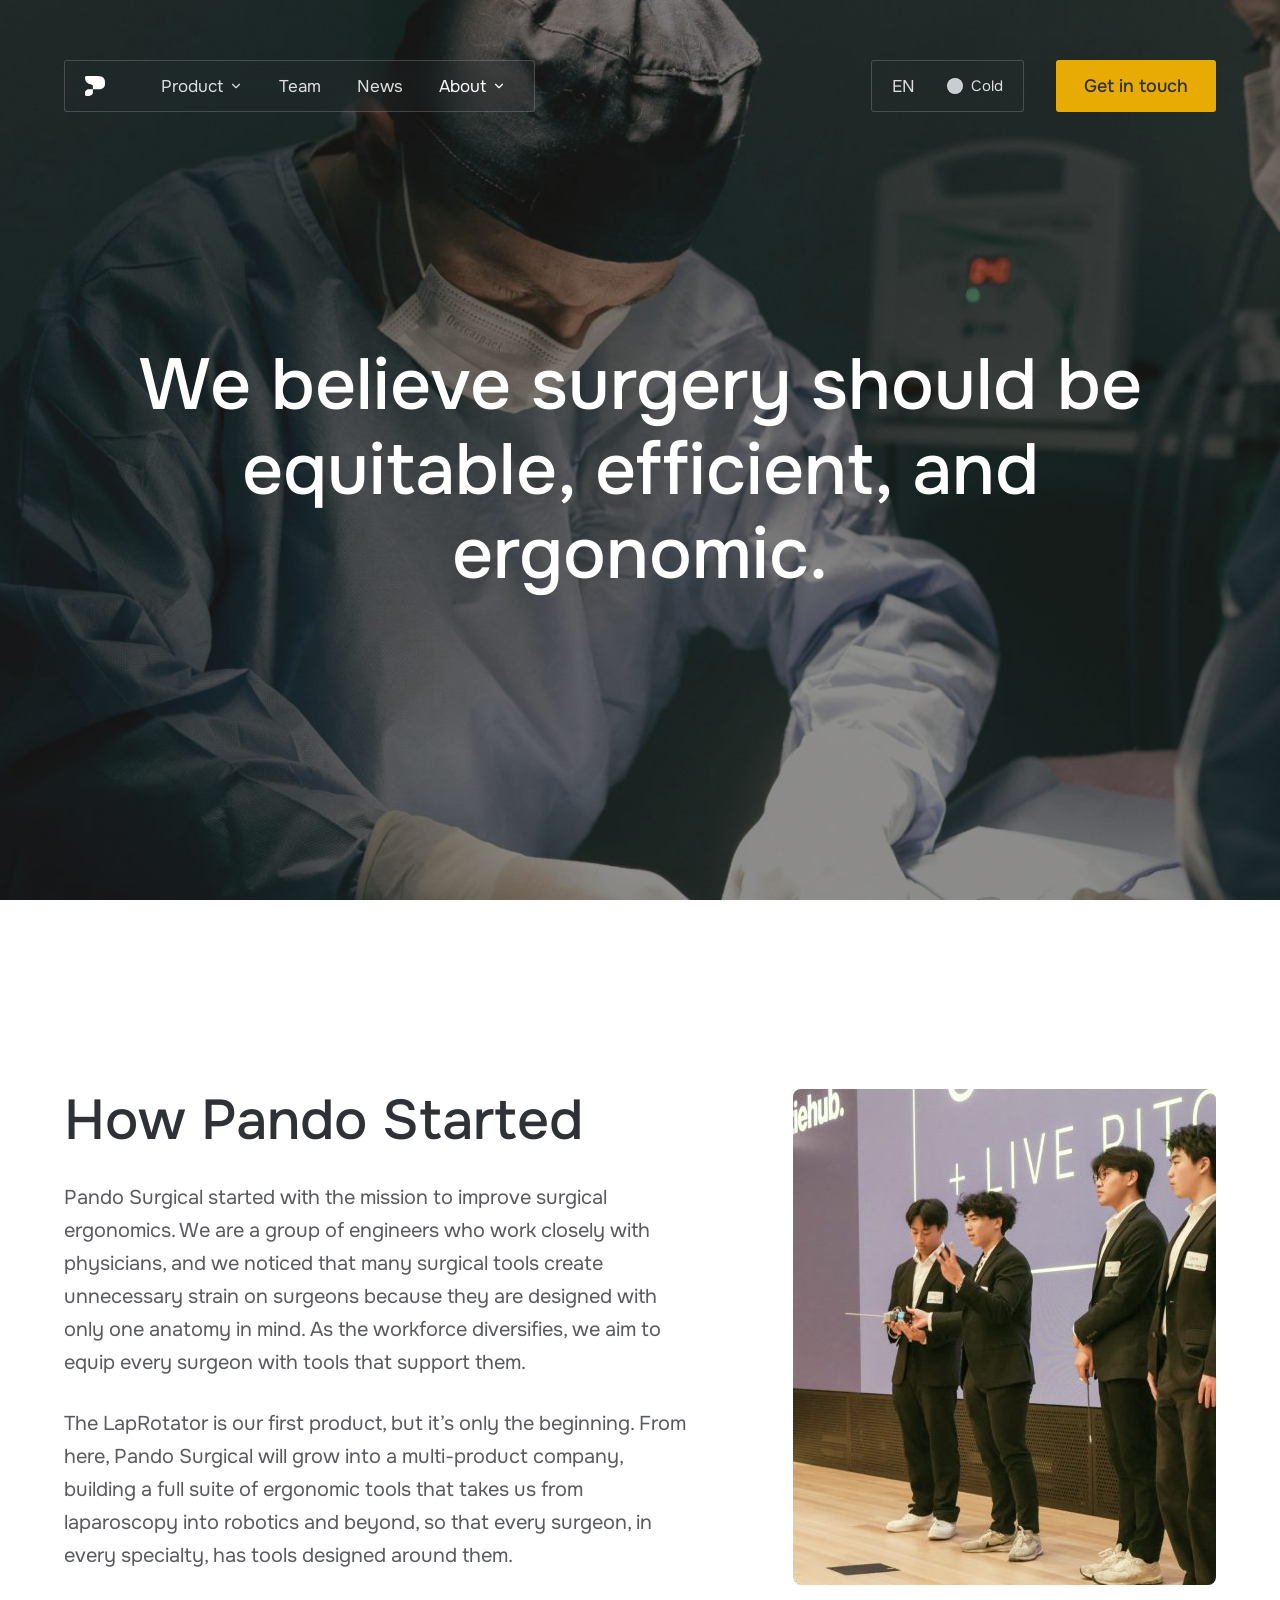
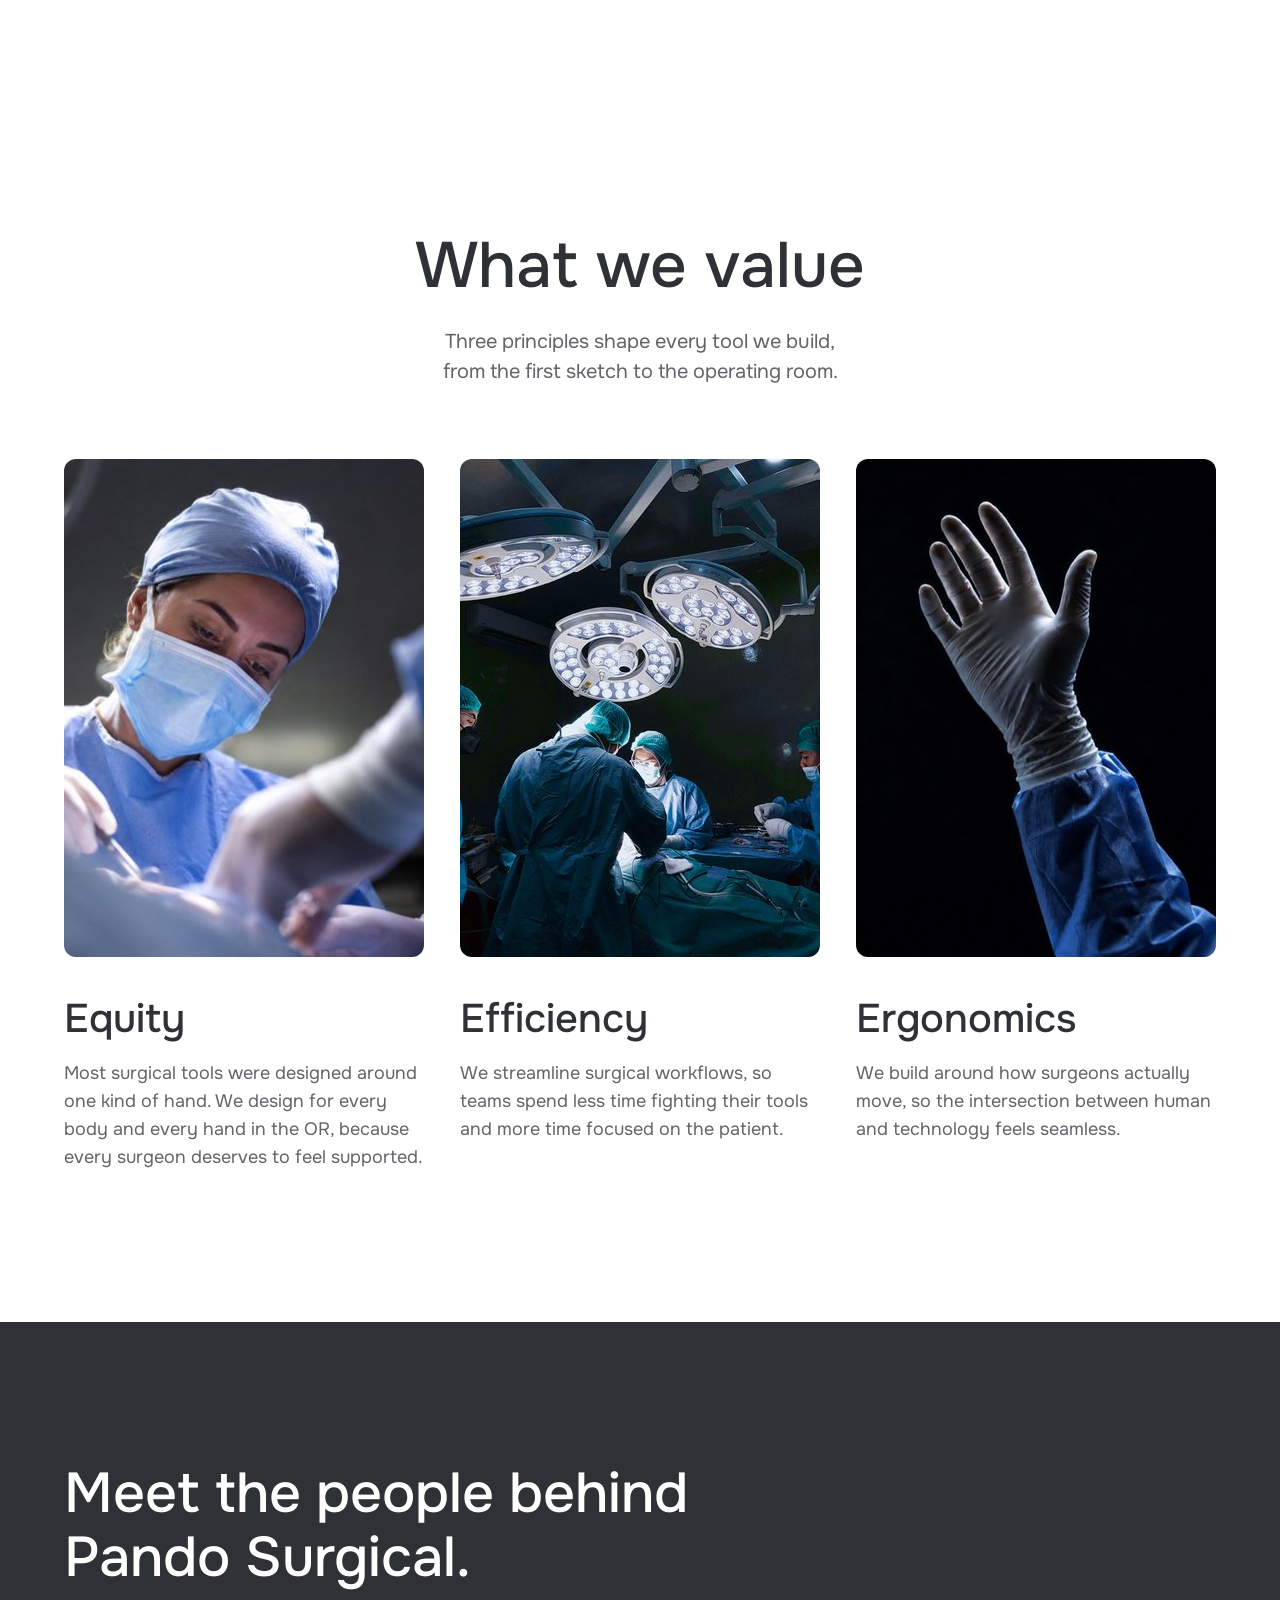
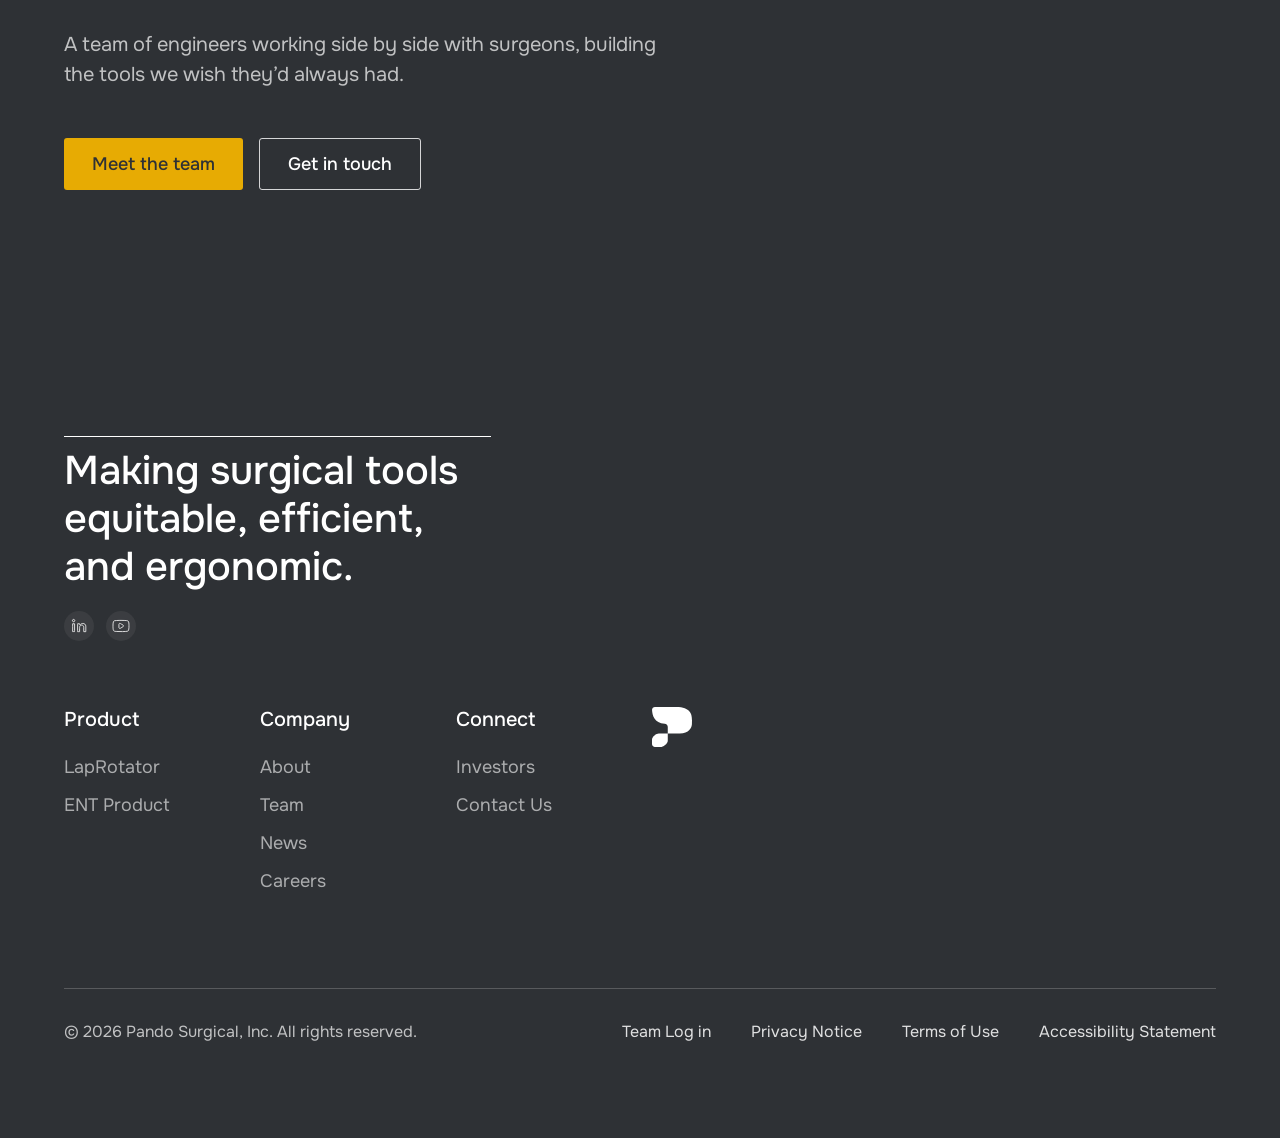
<file: about.html>
<!doctype html>
<html lang="en" data-theme="cold">
<head>
<meta charset="utf-8">
<meta name="viewport" content="width=device-width, initial-scale=1">
<title>About | Pando Surgical</title>
<meta name="description" content="Pando Surgical believes surgery should be equitable, efficient, and ergonomic.">
<script>try{var t=localStorage.getItem("pando-theme");if(t==="warm"||t==="cold")document.documentElement.setAttribute("data-theme",t)}catch(e){}</script>
<link rel="icon" href="assets/icons/favicon.svg" type="image/svg+xml">
<link rel="preconnect" href="https://fonts.googleapis.com">
<link rel="preconnect" href="https://fonts.gstatic.com" crossorigin>
<link href="https://fonts.googleapis.com/css2?family=Onest:wght@400;500;600&display=swap" rel="stylesheet">
<link rel="stylesheet" href="css/style.css">
<noscript><style>body{opacity:1}.reveal{opacity:1;transform:none}</style></noscript>
</head>
<body class="page-dark">
<a class="skip-link" href="#main">Skip to content</a>
<header class="nav" id="nav">
  <div class="nav-left glass">
    <a class="nav-logo" href="index.html" aria-label="Pando Surgical home"><svg aria-hidden="true" focusable="false" width="28" height="28" viewBox="0 0 28 28" fill="none" xmlns="http://www.w3.org/2000/svg"><path d="M8.94 11.80C1.49 11.01 0.24 5.91 0.04 2.09C-0.02 0.94 0.94 0 2.1 0H16.90C29.35 0 27.95 7.74 27.95 11.91C27.95 14.20 25.92 18.59 19.38 18.59H11.04V19.01V23.61C11.04 25.91 7.66 27.99 6.01 27.99L2.10 27.99C0.94 27.99 1.40e-05 27.06 1.40e-05 25.90L1.40e-05 22.98C1.40e-05 20.68 3.08 18.59 4.73 18.59H11.04V18.50V14.01C11.04 12.85 10.09 11.92 8.94 11.80Z" fill="currentColor"/></svg></a>
    <nav class="nav-links" aria-label="Main">
      <div class="dd">
        <button class="nav-link dd-toggle" aria-expanded="false" aria-controls="dd-product">Product <svg aria-hidden="true" focusable="false" width="14" height="14" viewBox="0 0 14 14" fill="none" xmlns="http://www.w3.org/2000/svg"><path d="M3.5 5.25L7 8.75L10.5 5.25" stroke="currentColor" stroke-width="1.16" stroke-linecap="round" stroke-linejoin="round"/></svg></button>
        <div class="dd-panel glass" id="dd-product">
          <a href="laprotator.html" class="">LapRotator</a>
          <a href="ent.html" class="">ENT Product</a>
        </div>
      </div>
      <a class="nav-link" href="team.html">Team</a>
      <a class="nav-link" href="news.html">News</a>
      <div class="dd">
        <button class="nav-link dd-toggle is-current" aria-expanded="false" aria-controls="dd-about">About <svg aria-hidden="true" focusable="false" width="14" height="14" viewBox="0 0 14 14" fill="none" xmlns="http://www.w3.org/2000/svg"><path d="M3.5 5.25L7 8.75L10.5 5.25" stroke="currentColor" stroke-width="1.16" stroke-linecap="round" stroke-linejoin="round"/></svg></button>
        <div class="dd-panel glass" id="dd-about">
          <a href="about.html" class="is-current">Company</a>
          <a href="investors.html" class="">Investors</a>
          <a href="careers.html" class="">Careers</a>
          <a href="contact.html" class="">Contact Us</a>
        </div>
      </div>
    </nav>
    <div class="mobile-extra">
      <div class="row">
        <button class="theme-toggle" data-theme-toggle><span class="swatch"></span><span class="theme-label">Cold</span></button>
      </div>
      <a class="btn btn-primary" href="contact.html">Get in touch</a>
    </div>
    <button class="nav-burger" aria-label="Menu" aria-expanded="false"><span></span></button>
  </div>
  <div class="nav-right">
    <div class="nav-util glass">
      <span class="nav-link" title="Language">EN</span>
      <button class="theme-toggle" data-theme-toggle><span class="swatch"></span><span class="theme-label">Cold</span></button>
    </div>
    <a class="btn btn-primary" href="contact.html">Get in touch</a>
  </div>
</header>
<main id="main">

<section class="about-hero">
  <h1>We believe surgery should be equitable, efficient, and ergonomic.</h1>
</section>

<section class="story">
  <div class="story-text reveal">
    <h2>How Pando Started</h2>
    <p>Pando Surgical started with the mission to improve surgical ergonomics. We are a group of engineers who work closely with physicians, and we noticed that many surgical tools create unnecessary strain on surgeons because they are designed with only one anatomy in mind. As the workforce diversifies, we aim to equip every surgeon with tools that support them.</p>
    <p>The LapRotator is our first product, but it’s only the beginning. From here, Pando Surgical will grow into a multi-product company, building a full suite of ergonomic tools that takes us from laparoscopy into robotics and beyond, so that every surgeon, in every specialty, has tools designed around them.</p>
  </div>
  <img class="reveal" src="assets/img/about-story.jpg" alt="Pando Surgical team at work" loading="lazy">
</section>

<section class="values">
  <div class="values-head reveal">
    <h2>What we value</h2>
    <p>Three principles shape every tool we build, from the first sketch to the operating room.</p>
  </div>
  <div class="values-grid">
    <article class="value reveal"><img src="assets/img/value-1.jpg" alt="Surgeon in scrubs and mask during an operation" loading="lazy"><div class="value-text"><h3>Equity</h3><p class="body">Most surgical tools were designed around one kind of hand. We design for every body and every hand in the OR, because every surgeon deserves to feel supported.</p></div></article><article class="value reveal"><img src="assets/img/value-2.jpg" alt="Surgical team working in the operating room" loading="lazy"><div class="value-text"><h3>Efficiency</h3><p class="body">We streamline surgical workflows, so teams spend less time fighting their tools and more time focused on the patient.</p></div></article><article class="value reveal"><img src="assets/img/value-3.jpg" alt="Surgeon's hands using an instrument" loading="lazy"><div class="value-text"><h3>Ergonomics</h3><p class="body">We build around how surgeons actually move, so the intersection between human and technology feels seamless.</p></div></article>
  </div>
</section>

<section class="team-cta on-dark">
  <h2 class="reveal">Meet the people behind Pando Surgical.</h2>
  <p>A team of engineers working side by side with surgeons, building the tools we wish they’d always had.</p>
  <div class="btn-row">
    <a class="btn btn-primary" href="team.html">Meet the team</a>
    <a class="btn btn-outline" href="contact.html">Get in touch</a>
  </div>
</section>

</main>
<footer class="footer-simple">
  <div class="fs-top">
    <div class="fs-brand">
      <p>Making surgical tools equitable, efficient, and ergonomic.</p>
      <div class="socials">
        <a class="social" href="https://www.linkedin.com/company/pandosurgical/posts/?feedView=all" aria-label="Pando Surgical on LinkedIn" target="_blank" rel="noopener"><svg aria-hidden="true" focusable="false" width="30" height="30" viewBox="0 0 30 30" fill="none" xmlns="http://www.w3.org/2000/svg"><circle class="bg" cx="15" cy="15" r="15"/><path d="M18.69 12.47C19.48 12.43 20.34 12.66 20.89 13.13C21.42 13.59 21.70 14.23 21.79 14.94C21.82 15.25 21.82 15.56 21.82 15.90V20.35C21.82 20.44 21.82 20.55 21.82 20.66C21.16 20.66 20.44 20.66 19.75 20.66C19.75 20.43 19.75 20.20 19.75 19.99V16.60C19.74 16.27 19.73 15.88 19.63 15.52C19.50 15.03 19.22 14.54 18.61 14.28C18.30 14.14 17.94 14.10 17.60 14.12C17.26 14.14 16.91 14.22 16.62 14.39C16.36 14.54 16.21 14.69 16.05 14.88L16.04 14.90C15.75 15.28 15.65 15.73 15.61 16.14C15.59 16.34 15.58 16.54 15.58 16.74L15.59 17.29V20.45C15.59 20.51 15.58 20.58 15.58 20.66H14.69C14.38 20.66 13.99 20.65 13.62 20.65C13.63 20.21 13.63 19.75 13.62 19.32V13.67C13.62 13.39 13.63 13.06 13.63 12.74C14.10 12.74 14.59 12.73 15.03 12.74C15.21 12.74 15.40 12.74 15.59 12.74C15.59 12.74 15.59 12.74 15.59 12.74C15.59 12.88 15.59 13.01 15.59 13.13C15.59 13.16 15.59 13.24 15.58 13.32C15.58 13.36 15.58 13.40 15.58 13.44C15.59 13.45 15.59 13.47 15.59 13.49C15.59 13.49 15.59 13.53 15.60 13.57L15.66 13.89L15.98 13.89H16.00L16.13 13.89L16.24 13.81C16.28 13.78 16.31 13.75 16.32 13.74C16.34 13.72 16.35 13.70 16.37 13.68C16.39 13.65 16.43 13.61 16.46 13.57C16.49 13.53 16.52 13.49 16.54 13.46C16.56 13.44 16.57 13.43 16.58 13.42C16.58 13.41 16.59 13.40 16.59 13.40C17.10 12.85 17.83 12.52 18.61 12.47L18.62 12.47C18.64 12.47 18.67 12.47 18.69 12.47H18.69Z" stroke="white" stroke-width="0.8"/><path d="M10.08 12.74C10.21 12.74 10.39 12.74 10.57 12.74V19.58L10.57 20.48C10.57 20.51 10.57 20.55 10.57 20.58C10.23 20.59 9.90 20.59 9.56 20.58C9.26 20.58 8.95 20.58 8.65 20.59L8.65 15.27V13.03C8.65 12.92 8.65 12.83 8.65 12.74H10.08Z" stroke="white" stroke-width="0.8"/><path d="M9.47 8.40C10.13 8.33 10.72 8.81 10.79 9.47C10.86 10.13 10.37 10.72 9.71 10.79C9.10 10.85 8.54 10.43 8.42 9.84L8.40 9.72C8.33 9.06 8.81 8.47 9.47 8.40Z" stroke="white" stroke-width="0.8"/></svg></a>
        <a class="social" href="https://www.youtube.com/@pandosurgical" aria-label="Pando Surgical on YouTube" target="_blank" rel="noopener"><svg aria-hidden="true" focusable="false" width="30" height="30" viewBox="0 0 30 30" fill="none" xmlns="http://www.w3.org/2000/svg"><circle class="bg" cx="15" cy="15" r="15"/><path d="M15.04 9.40H15.04C16.32 9.39 17.60 9.41 18.88 9.48V9.48C19.40 9.51 20.05 9.51 20.68 9.59C21.32 9.68 21.83 9.83 22.11 10.08C22.29 10.24 22.45 10.49 22.58 10.83C22.70 11.17 22.79 11.57 22.85 11.99C22.96 12.84 22.96 13.74 22.98 14.39C23.03 15.92 22.98 17.73 22.61 19.14V19.14C22.46 19.70 22.07 20.02 21.52 20.21C20.96 20.40 20.29 20.44 19.68 20.47L19.67 20.47C18.72 20.53 17.81 20.55 16.86 20.57L16.85 20.57C16.72 20.58 16.60 20.58 16.47 20.58H16.47C14.58 20.62 12.68 20.58 10.79 20.48H10.79C10.31 20.46 9.71 20.45 9.14 20.36C8.55 20.27 8.09 20.11 7.85 19.87L7.84 19.87L7.69 19.70C7.60 19.59 7.52 19.47 7.45 19.33L7.36 19.13C7.24 18.79 7.14 18.07 7.08 17.27C7.01 16.48 6.99 15.69 7.00 15.23C7.03 13.68 6.99 12.11 7.41 10.71C7.47 10.52 7.63 10.30 7.86 10.11C8.08 9.91 8.34 9.78 8.54 9.73C9.17 9.59 9.88 9.54 10.57 9.50L10.57 9.50C11.41 9.45 12.25 9.42 13.09 9.41H13.10L13.11 9.41L13.14 9.41C13.72 9.38 14.42 9.40 15.04 9.40ZM14.32 12.49C13.71 12.13 12.92 12.57 12.93 13.29C12.94 14.37 12.94 15.45 12.93 16.54C12.92 17.26 13.71 17.69 14.32 17.32C14.57 17.16 14.82 17.01 15.08 16.86L15.08 16.86C15.38 16.68 15.84 16.43 16.17 16.21C16.48 16.05 16.77 15.88 17.04 15.72C17.63 15.37 17.69 14.47 17.06 14.10L15.22 13.01H15.22C15.09 12.93 14.94 12.85 14.79 12.76C14.64 12.67 14.48 12.58 14.32 12.49Z" stroke="white" stroke-width="0.8"/></svg></a>
      </div>
    </div>
    <div class="fs-right">
      <div class="footer-cols">
        <div class="footer-col">
          <h2>Product</h2>
          <ul><li><a href="laprotator.html">LapRotator</a></li><li><a href="ent.html">ENT Product</a></li></ul>
        </div>
        <div class="footer-col">
          <h2>Company</h2>
          <ul><li><a href="about.html">About</a></li><li><a href="team.html">Team</a></li><li><a href="news.html">News</a></li><li><a href="careers.html">Careers</a></li></ul>
        </div>
        <div class="footer-col">
          <h2>Connect</h2>
          <ul><li><a href="investors.html">Investors</a></li><li><a href="contact.html">Contact Us</a></li></ul>
        </div>
      </div>
      <a href="index.html" class="fs-mark" aria-label="Pando Surgical home"><svg aria-hidden="true" focusable="false" width="40" height="40" viewBox="0 0 40 40" fill="none" xmlns="http://www.w3.org/2000/svg"><path d="M12.77 16.86C2.13 15.72 0.35 8.45 0.05 2.99C-0.03 1.34 1.34 0 3 0H24.15C41.92 0 39.93 11.06 39.93 17.01C39.93 20.29 37.03 26.56 27.69 26.56H15.77V27.16V33.73C15.77 37.01 10.94 39.99 8.58 39.99L3.00 39.99C1.34 39.99 2.01e-05 38.65 2.01e-05 37.00L2.01e-05 32.83C2.01e-05 29.55 4.40 26.56 6.76 26.56H15.77V26.43V20.01C15.77 18.35 14.42 17.03 12.77 16.86Z" fill="currentColor"/></svg></a>
    </div>
  </div>
  <div class="fs-bottom">
    <small>© 2026 Pando Surgical, Inc. All rights reserved.</small>
    <nav class="fs-legal" aria-label="Legal">
      <button type="button" data-modal="login">Team Log in</button>
      <a href="privacy.html">Privacy Notice</a>
      <a href="terms.html">Terms of Use</a>
      <a href="accessibility.html">Accessibility Statement</a>
    </nav>
  </div>
</footer>
<div class="modal" id="login" role="dialog" aria-modal="true" aria-labelledby="login-title" aria-hidden="true">
  <div class="modal-card login-card">
    <div class="login-head">
      <h2 id="login-title">Welcome back</h2>
      <p>Sign in to access your account</p>
    </div>
    <button class="modal-close" aria-label="Close"><img src="assets/icons/icon-close.svg" alt=""></button>
    <form class="login-body" data-demo="Sign in isn’t connected yet. This is a preview of the design.">
      <button type="button" class="btn btn-google btn-block"><svg viewBox="0 0 48 48" aria-hidden="true"><path fill="#FFC107" d="M43.6 20.5H42V20H24v8h11.3C33.7 32.7 29.2 36 24 36c-6.6 0-12-5.4-12-12s5.4-12 12-12c3.1 0 5.8 1.2 7.9 3.1l5.7-5.7C34 6.1 29.3 4 24 4 12.9 4 4 12.9 4 24s8.9 20 20 20 20-8.9 20-20c0-1.3-.1-2.4-.4-3.5z"/><path fill="#FF3D00" d="M6.3 14.7l6.6 4.8C14.7 15.1 19 12 24 12c3.1 0 5.8 1.2 7.9 3.1l5.7-5.7C34 6.1 29.3 4 24 4 16.3 4 9.7 8.3 6.3 14.7z"/><path fill="#4CAF50" d="M24 44c5.2 0 9.9-2 13.4-5.2l-6.2-5.2C29.2 35.1 26.7 36 24 36c-5.2 0-9.6-3.3-11.3-7.9l-6.5 5C9.5 39.6 16.2 44 24 44z"/><path fill="#1976D2" d="M43.6 20.5H42V20H24v8h11.3c-.8 2.2-2.2 4.2-4.1 5.6l6.2 5.2C37 39.2 44 34 44 24c0-1.3-.1-2.4-.4-3.5z"/></svg> Continue with Google</button>
      <div class="or">or</div>
      <div class="field">
        <label for="login-email">Email address</label>
        <div class="input-icon"><img src="assets/icons/icon-mail.svg" alt=""><input id="login-email" type="email" placeholder="you@example.com" autocomplete="email" required></div>
      </div>
      <div class="field">
        <label for="login-pass">Password</label>
        <div class="input-icon"><img src="assets/icons/icon-lock-field.svg" alt=""><input id="login-pass" type="password" placeholder="Enter your password" autocomplete="current-password" required>
          <button type="button" class="eye" aria-label="Show password"><img src="assets/icons/icon-eye.svg" alt=""></button></div>
      </div>
      <a class="forgot" href="mailto:contact@pandosurgical.com?subject=Password%20reset">Forgot password?</a>
      <button class="btn btn-primary btn-block" type="submit">Sign in</button>
      <p class="form-note" role="status"></p>
      <p class="login-foot">Don’t have an account? <a href="mailto:contact@pandosurgical.com?subject=Request%20access">Request access</a></p>
    </form>
  </div>
</div>

<script src="js/main.js"></script>
</body>
</html>
</file>
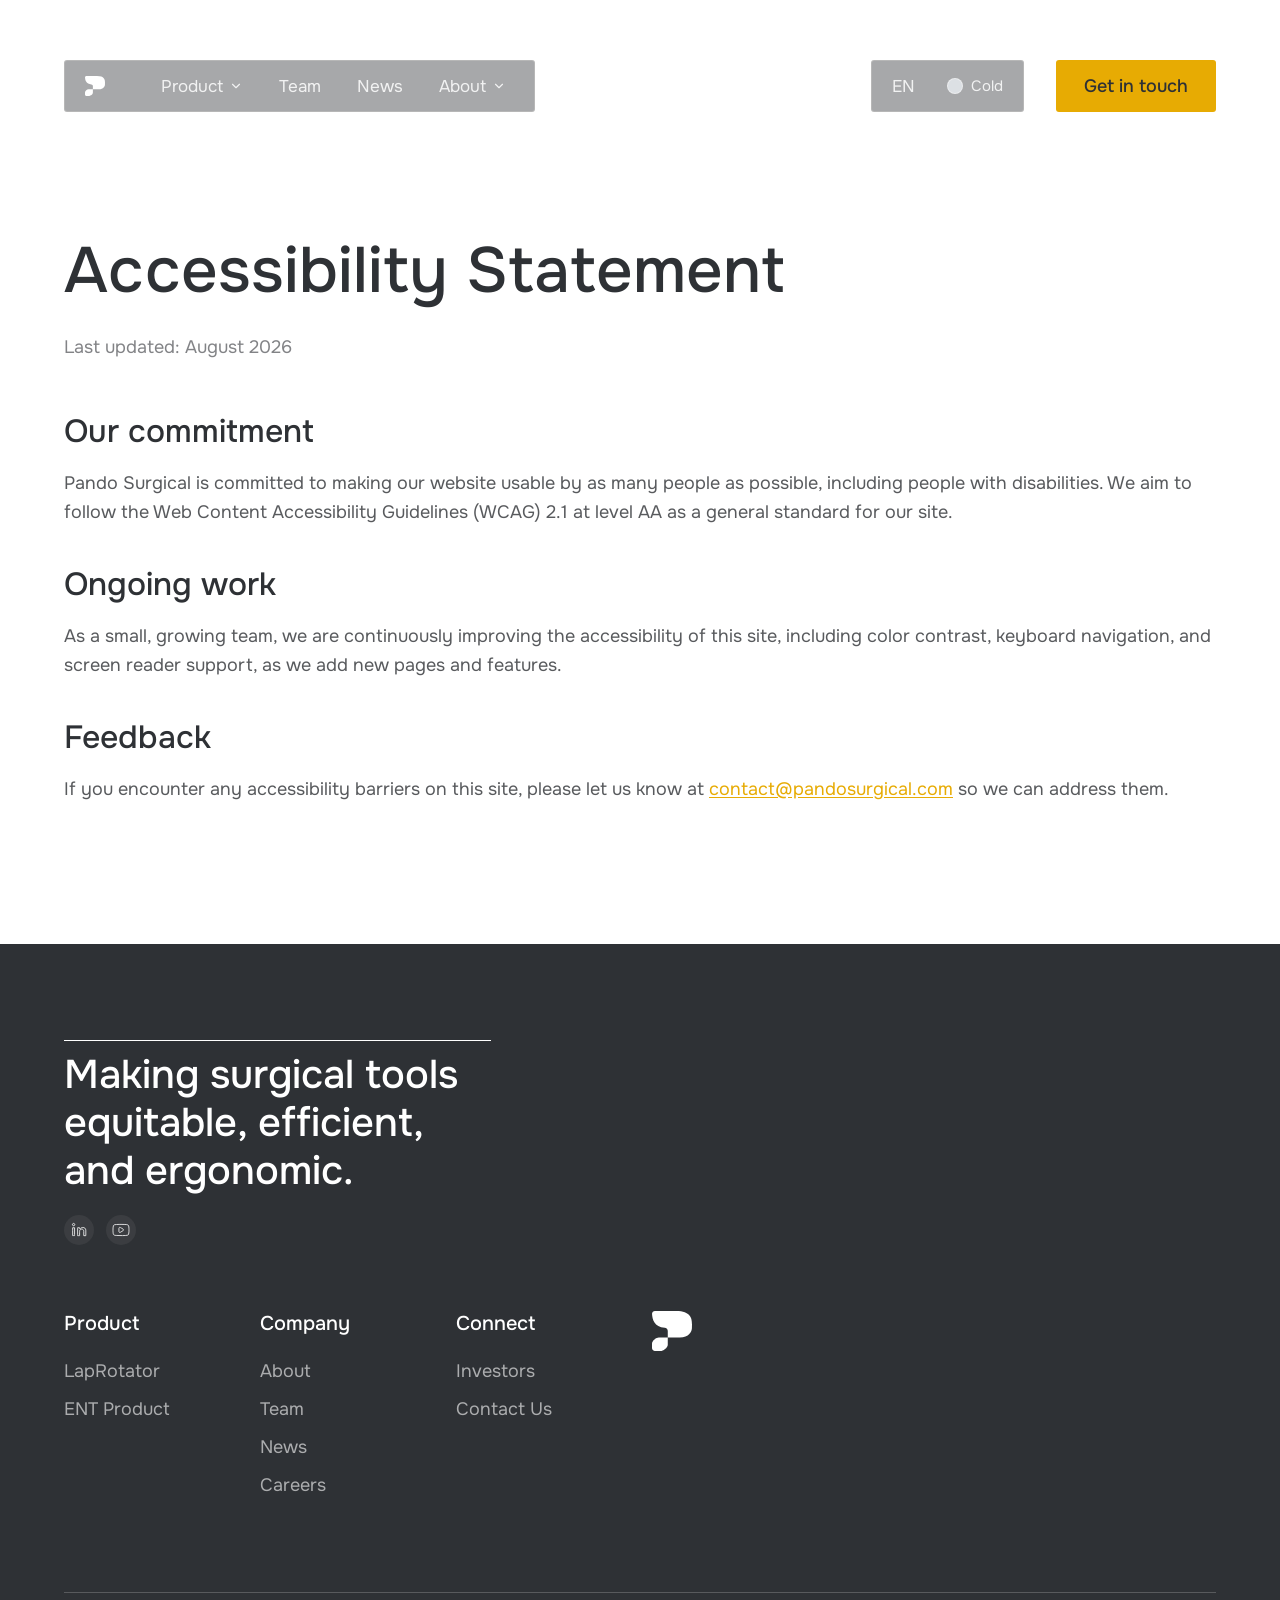
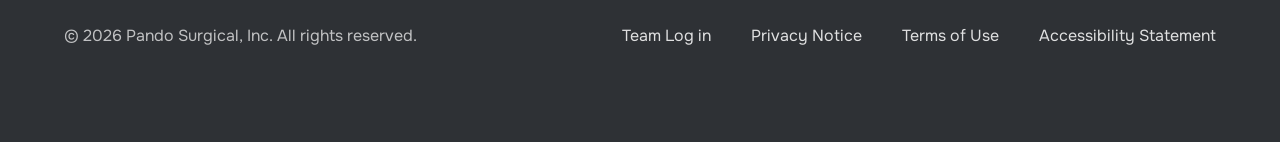
<file: accessibility.html>
<!doctype html>
<html lang="en" data-theme="cold">
<head>
<meta charset="utf-8">
<meta name="viewport" content="width=device-width, initial-scale=1">
<title>Accessibility Statement | Pando Surgical</title>
<meta name="description" content="Pando Surgical&#x27;s commitment to an accessible website.">
<script>try{var t=localStorage.getItem("pando-theme");if(t==="warm"||t==="cold")document.documentElement.setAttribute("data-theme",t)}catch(e){}</script>
<link rel="icon" href="assets/icons/favicon.svg" type="image/svg+xml">
<link rel="preconnect" href="https://fonts.googleapis.com">
<link rel="preconnect" href="https://fonts.gstatic.com" crossorigin>
<link href="https://fonts.googleapis.com/css2?family=Onest:wght@400;500;600&display=swap" rel="stylesheet">
<link rel="stylesheet" href="css/style.css">
<noscript><style>body{opacity:1}.reveal{opacity:1;transform:none}</style></noscript>
</head>
<body class="page-light">
<a class="skip-link" href="#main">Skip to content</a>
<header class="nav" id="nav">
  <div class="nav-left glass">
    <a class="nav-logo" href="index.html" aria-label="Pando Surgical home"><svg aria-hidden="true" focusable="false" width="28" height="28" viewBox="0 0 28 28" fill="none" xmlns="http://www.w3.org/2000/svg"><path d="M8.94 11.80C1.49 11.01 0.24 5.91 0.04 2.09C-0.02 0.94 0.94 0 2.1 0H16.90C29.35 0 27.95 7.74 27.95 11.91C27.95 14.20 25.92 18.59 19.38 18.59H11.04V19.01V23.61C11.04 25.91 7.66 27.99 6.01 27.99L2.10 27.99C0.94 27.99 1.40e-05 27.06 1.40e-05 25.90L1.40e-05 22.98C1.40e-05 20.68 3.08 18.59 4.73 18.59H11.04V18.50V14.01C11.04 12.85 10.09 11.92 8.94 11.80Z" fill="currentColor"/></svg></a>
    <nav class="nav-links" aria-label="Main">
      <div class="dd">
        <button class="nav-link dd-toggle" aria-expanded="false" aria-controls="dd-product">Product <svg aria-hidden="true" focusable="false" width="14" height="14" viewBox="0 0 14 14" fill="none" xmlns="http://www.w3.org/2000/svg"><path d="M3.5 5.25L7 8.75L10.5 5.25" stroke="currentColor" stroke-width="1.16" stroke-linecap="round" stroke-linejoin="round"/></svg></button>
        <div class="dd-panel glass" id="dd-product">
          <a href="laprotator.html" class="">LapRotator</a>
          <a href="ent.html" class="">ENT Product</a>
        </div>
      </div>
      <a class="nav-link" href="team.html">Team</a>
      <a class="nav-link" href="news.html">News</a>
      <div class="dd">
        <button class="nav-link dd-toggle" aria-expanded="false" aria-controls="dd-about">About <svg aria-hidden="true" focusable="false" width="14" height="14" viewBox="0 0 14 14" fill="none" xmlns="http://www.w3.org/2000/svg"><path d="M3.5 5.25L7 8.75L10.5 5.25" stroke="currentColor" stroke-width="1.16" stroke-linecap="round" stroke-linejoin="round"/></svg></button>
        <div class="dd-panel glass" id="dd-about">
          <a href="about.html" class="">Company</a>
          <a href="investors.html" class="">Investors</a>
          <a href="careers.html" class="">Careers</a>
          <a href="contact.html" class="">Contact Us</a>
        </div>
      </div>
    </nav>
    <div class="mobile-extra">
      <div class="row">
        <button class="theme-toggle" data-theme-toggle><span class="swatch"></span><span class="theme-label">Cold</span></button>
      </div>
      <a class="btn btn-primary" href="contact.html">Get in touch</a>
    </div>
    <button class="nav-burger" aria-label="Menu" aria-expanded="false"><span></span></button>
  </div>
  <div class="nav-right">
    <div class="nav-util glass">
      <span class="nav-link" title="Language">EN</span>
      <button class="theme-toggle" data-theme-toggle><span class="swatch"></span><span class="theme-label">Cold</span></button>
    </div>
    <a class="btn btn-primary" href="contact.html">Get in touch</a>
  </div>
</header>
<main id="main">

<section class="legal">
  <h1 class="page-title">Accessibility Statement</h1>
  <p class="updated">Last updated: August 2026</p>
  <div class="legal-body"><section><h2>Our commitment</h2><p>Pando Surgical is committed to making our website usable by as many people as possible, including people with disabilities. We aim to follow the Web Content Accessibility Guidelines (WCAG) 2.1 at level AA as a general standard for our site.</p></section><section><h2>Ongoing work</h2><p>As a small, growing team, we are continuously improving the accessibility of this site, including color contrast, keyboard navigation, and screen reader support, as we add new pages and features.</p></section><section><h2>Feedback</h2><p>If you encounter any accessibility barriers on this site, please let us know at <a href="mailto:contact@pandosurgical.com">contact@pandosurgical.com</a> so we can address them.</p></section></div>
</section>

</main>
<footer class="footer-simple">
  <div class="fs-top">
    <div class="fs-brand">
      <p>Making surgical tools equitable, efficient, and ergonomic.</p>
      <div class="socials">
        <a class="social" href="https://www.linkedin.com/company/pandosurgical/posts/?feedView=all" aria-label="Pando Surgical on LinkedIn" target="_blank" rel="noopener"><svg aria-hidden="true" focusable="false" width="30" height="30" viewBox="0 0 30 30" fill="none" xmlns="http://www.w3.org/2000/svg"><circle class="bg" cx="15" cy="15" r="15"/><path d="M18.69 12.47C19.48 12.43 20.34 12.66 20.89 13.13C21.42 13.59 21.70 14.23 21.79 14.94C21.82 15.25 21.82 15.56 21.82 15.90V20.35C21.82 20.44 21.82 20.55 21.82 20.66C21.16 20.66 20.44 20.66 19.75 20.66C19.75 20.43 19.75 20.20 19.75 19.99V16.60C19.74 16.27 19.73 15.88 19.63 15.52C19.50 15.03 19.22 14.54 18.61 14.28C18.30 14.14 17.94 14.10 17.60 14.12C17.26 14.14 16.91 14.22 16.62 14.39C16.36 14.54 16.21 14.69 16.05 14.88L16.04 14.90C15.75 15.28 15.65 15.73 15.61 16.14C15.59 16.34 15.58 16.54 15.58 16.74L15.59 17.29V20.45C15.59 20.51 15.58 20.58 15.58 20.66H14.69C14.38 20.66 13.99 20.65 13.62 20.65C13.63 20.21 13.63 19.75 13.62 19.32V13.67C13.62 13.39 13.63 13.06 13.63 12.74C14.10 12.74 14.59 12.73 15.03 12.74C15.21 12.74 15.40 12.74 15.59 12.74C15.59 12.74 15.59 12.74 15.59 12.74C15.59 12.88 15.59 13.01 15.59 13.13C15.59 13.16 15.59 13.24 15.58 13.32C15.58 13.36 15.58 13.40 15.58 13.44C15.59 13.45 15.59 13.47 15.59 13.49C15.59 13.49 15.59 13.53 15.60 13.57L15.66 13.89L15.98 13.89H16.00L16.13 13.89L16.24 13.81C16.28 13.78 16.31 13.75 16.32 13.74C16.34 13.72 16.35 13.70 16.37 13.68C16.39 13.65 16.43 13.61 16.46 13.57C16.49 13.53 16.52 13.49 16.54 13.46C16.56 13.44 16.57 13.43 16.58 13.42C16.58 13.41 16.59 13.40 16.59 13.40C17.10 12.85 17.83 12.52 18.61 12.47L18.62 12.47C18.64 12.47 18.67 12.47 18.69 12.47H18.69Z" stroke="white" stroke-width="0.8"/><path d="M10.08 12.74C10.21 12.74 10.39 12.74 10.57 12.74V19.58L10.57 20.48C10.57 20.51 10.57 20.55 10.57 20.58C10.23 20.59 9.90 20.59 9.56 20.58C9.26 20.58 8.95 20.58 8.65 20.59L8.65 15.27V13.03C8.65 12.92 8.65 12.83 8.65 12.74H10.08Z" stroke="white" stroke-width="0.8"/><path d="M9.47 8.40C10.13 8.33 10.72 8.81 10.79 9.47C10.86 10.13 10.37 10.72 9.71 10.79C9.10 10.85 8.54 10.43 8.42 9.84L8.40 9.72C8.33 9.06 8.81 8.47 9.47 8.40Z" stroke="white" stroke-width="0.8"/></svg></a>
        <a class="social" href="https://www.youtube.com/@pandosurgical" aria-label="Pando Surgical on YouTube" target="_blank" rel="noopener"><svg aria-hidden="true" focusable="false" width="30" height="30" viewBox="0 0 30 30" fill="none" xmlns="http://www.w3.org/2000/svg"><circle class="bg" cx="15" cy="15" r="15"/><path d="M15.04 9.40H15.04C16.32 9.39 17.60 9.41 18.88 9.48V9.48C19.40 9.51 20.05 9.51 20.68 9.59C21.32 9.68 21.83 9.83 22.11 10.08C22.29 10.24 22.45 10.49 22.58 10.83C22.70 11.17 22.79 11.57 22.85 11.99C22.96 12.84 22.96 13.74 22.98 14.39C23.03 15.92 22.98 17.73 22.61 19.14V19.14C22.46 19.70 22.07 20.02 21.52 20.21C20.96 20.40 20.29 20.44 19.68 20.47L19.67 20.47C18.72 20.53 17.81 20.55 16.86 20.57L16.85 20.57C16.72 20.58 16.60 20.58 16.47 20.58H16.47C14.58 20.62 12.68 20.58 10.79 20.48H10.79C10.31 20.46 9.71 20.45 9.14 20.36C8.55 20.27 8.09 20.11 7.85 19.87L7.84 19.87L7.69 19.70C7.60 19.59 7.52 19.47 7.45 19.33L7.36 19.13C7.24 18.79 7.14 18.07 7.08 17.27C7.01 16.48 6.99 15.69 7.00 15.23C7.03 13.68 6.99 12.11 7.41 10.71C7.47 10.52 7.63 10.30 7.86 10.11C8.08 9.91 8.34 9.78 8.54 9.73C9.17 9.59 9.88 9.54 10.57 9.50L10.57 9.50C11.41 9.45 12.25 9.42 13.09 9.41H13.10L13.11 9.41L13.14 9.41C13.72 9.38 14.42 9.40 15.04 9.40ZM14.32 12.49C13.71 12.13 12.92 12.57 12.93 13.29C12.94 14.37 12.94 15.45 12.93 16.54C12.92 17.26 13.71 17.69 14.32 17.32C14.57 17.16 14.82 17.01 15.08 16.86L15.08 16.86C15.38 16.68 15.84 16.43 16.17 16.21C16.48 16.05 16.77 15.88 17.04 15.72C17.63 15.37 17.69 14.47 17.06 14.10L15.22 13.01H15.22C15.09 12.93 14.94 12.85 14.79 12.76C14.64 12.67 14.48 12.58 14.32 12.49Z" stroke="white" stroke-width="0.8"/></svg></a>
      </div>
    </div>
    <div class="fs-right">
      <div class="footer-cols">
        <div class="footer-col">
          <h2>Product</h2>
          <ul><li><a href="laprotator.html">LapRotator</a></li><li><a href="ent.html">ENT Product</a></li></ul>
        </div>
        <div class="footer-col">
          <h2>Company</h2>
          <ul><li><a href="about.html">About</a></li><li><a href="team.html">Team</a></li><li><a href="news.html">News</a></li><li><a href="careers.html">Careers</a></li></ul>
        </div>
        <div class="footer-col">
          <h2>Connect</h2>
          <ul><li><a href="investors.html">Investors</a></li><li><a href="contact.html">Contact Us</a></li></ul>
        </div>
      </div>
      <a href="index.html" class="fs-mark" aria-label="Pando Surgical home"><svg aria-hidden="true" focusable="false" width="40" height="40" viewBox="0 0 40 40" fill="none" xmlns="http://www.w3.org/2000/svg"><path d="M12.77 16.86C2.13 15.72 0.35 8.45 0.05 2.99C-0.03 1.34 1.34 0 3 0H24.15C41.92 0 39.93 11.06 39.93 17.01C39.93 20.29 37.03 26.56 27.69 26.56H15.77V27.16V33.73C15.77 37.01 10.94 39.99 8.58 39.99L3.00 39.99C1.34 39.99 2.01e-05 38.65 2.01e-05 37.00L2.01e-05 32.83C2.01e-05 29.55 4.40 26.56 6.76 26.56H15.77V26.43V20.01C15.77 18.35 14.42 17.03 12.77 16.86Z" fill="currentColor"/></svg></a>
    </div>
  </div>
  <div class="fs-bottom">
    <small>© 2026 Pando Surgical, Inc. All rights reserved.</small>
    <nav class="fs-legal" aria-label="Legal">
      <button type="button" data-modal="login">Team Log in</button>
      <a href="privacy.html">Privacy Notice</a>
      <a href="terms.html">Terms of Use</a>
      <a href="accessibility.html">Accessibility Statement</a>
    </nav>
  </div>
</footer>
<div class="modal" id="login" role="dialog" aria-modal="true" aria-labelledby="login-title" aria-hidden="true">
  <div class="modal-card login-card">
    <div class="login-head">
      <h2 id="login-title">Welcome back</h2>
      <p>Sign in to access your account</p>
    </div>
    <button class="modal-close" aria-label="Close"><img src="assets/icons/icon-close.svg" alt=""></button>
    <form class="login-body" data-demo="Sign in isn’t connected yet. This is a preview of the design.">
      <button type="button" class="btn btn-google btn-block"><svg viewBox="0 0 48 48" aria-hidden="true"><path fill="#FFC107" d="M43.6 20.5H42V20H24v8h11.3C33.7 32.7 29.2 36 24 36c-6.6 0-12-5.4-12-12s5.4-12 12-12c3.1 0 5.8 1.2 7.9 3.1l5.7-5.7C34 6.1 29.3 4 24 4 12.9 4 4 12.9 4 24s8.9 20 20 20 20-8.9 20-20c0-1.3-.1-2.4-.4-3.5z"/><path fill="#FF3D00" d="M6.3 14.7l6.6 4.8C14.7 15.1 19 12 24 12c3.1 0 5.8 1.2 7.9 3.1l5.7-5.7C34 6.1 29.3 4 24 4 16.3 4 9.7 8.3 6.3 14.7z"/><path fill="#4CAF50" d="M24 44c5.2 0 9.9-2 13.4-5.2l-6.2-5.2C29.2 35.1 26.7 36 24 36c-5.2 0-9.6-3.3-11.3-7.9l-6.5 5C9.5 39.6 16.2 44 24 44z"/><path fill="#1976D2" d="M43.6 20.5H42V20H24v8h11.3c-.8 2.2-2.2 4.2-4.1 5.6l6.2 5.2C37 39.2 44 34 44 24c0-1.3-.1-2.4-.4-3.5z"/></svg> Continue with Google</button>
      <div class="or">or</div>
      <div class="field">
        <label for="login-email">Email address</label>
        <div class="input-icon"><img src="assets/icons/icon-mail.svg" alt=""><input id="login-email" type="email" placeholder="you@example.com" autocomplete="email" required></div>
      </div>
      <div class="field">
        <label for="login-pass">Password</label>
        <div class="input-icon"><img src="assets/icons/icon-lock-field.svg" alt=""><input id="login-pass" type="password" placeholder="Enter your password" autocomplete="current-password" required>
          <button type="button" class="eye" aria-label="Show password"><img src="assets/icons/icon-eye.svg" alt=""></button></div>
      </div>
      <a class="forgot" href="mailto:contact@pandosurgical.com?subject=Password%20reset">Forgot password?</a>
      <button class="btn btn-primary btn-block" type="submit">Sign in</button>
      <p class="form-note" role="status"></p>
      <p class="login-foot">Don’t have an account? <a href="mailto:contact@pandosurgical.com?subject=Request%20access">Request access</a></p>
    </form>
  </div>
</div>

<script src="js/main.js"></script>
</body>
</html>
</file>
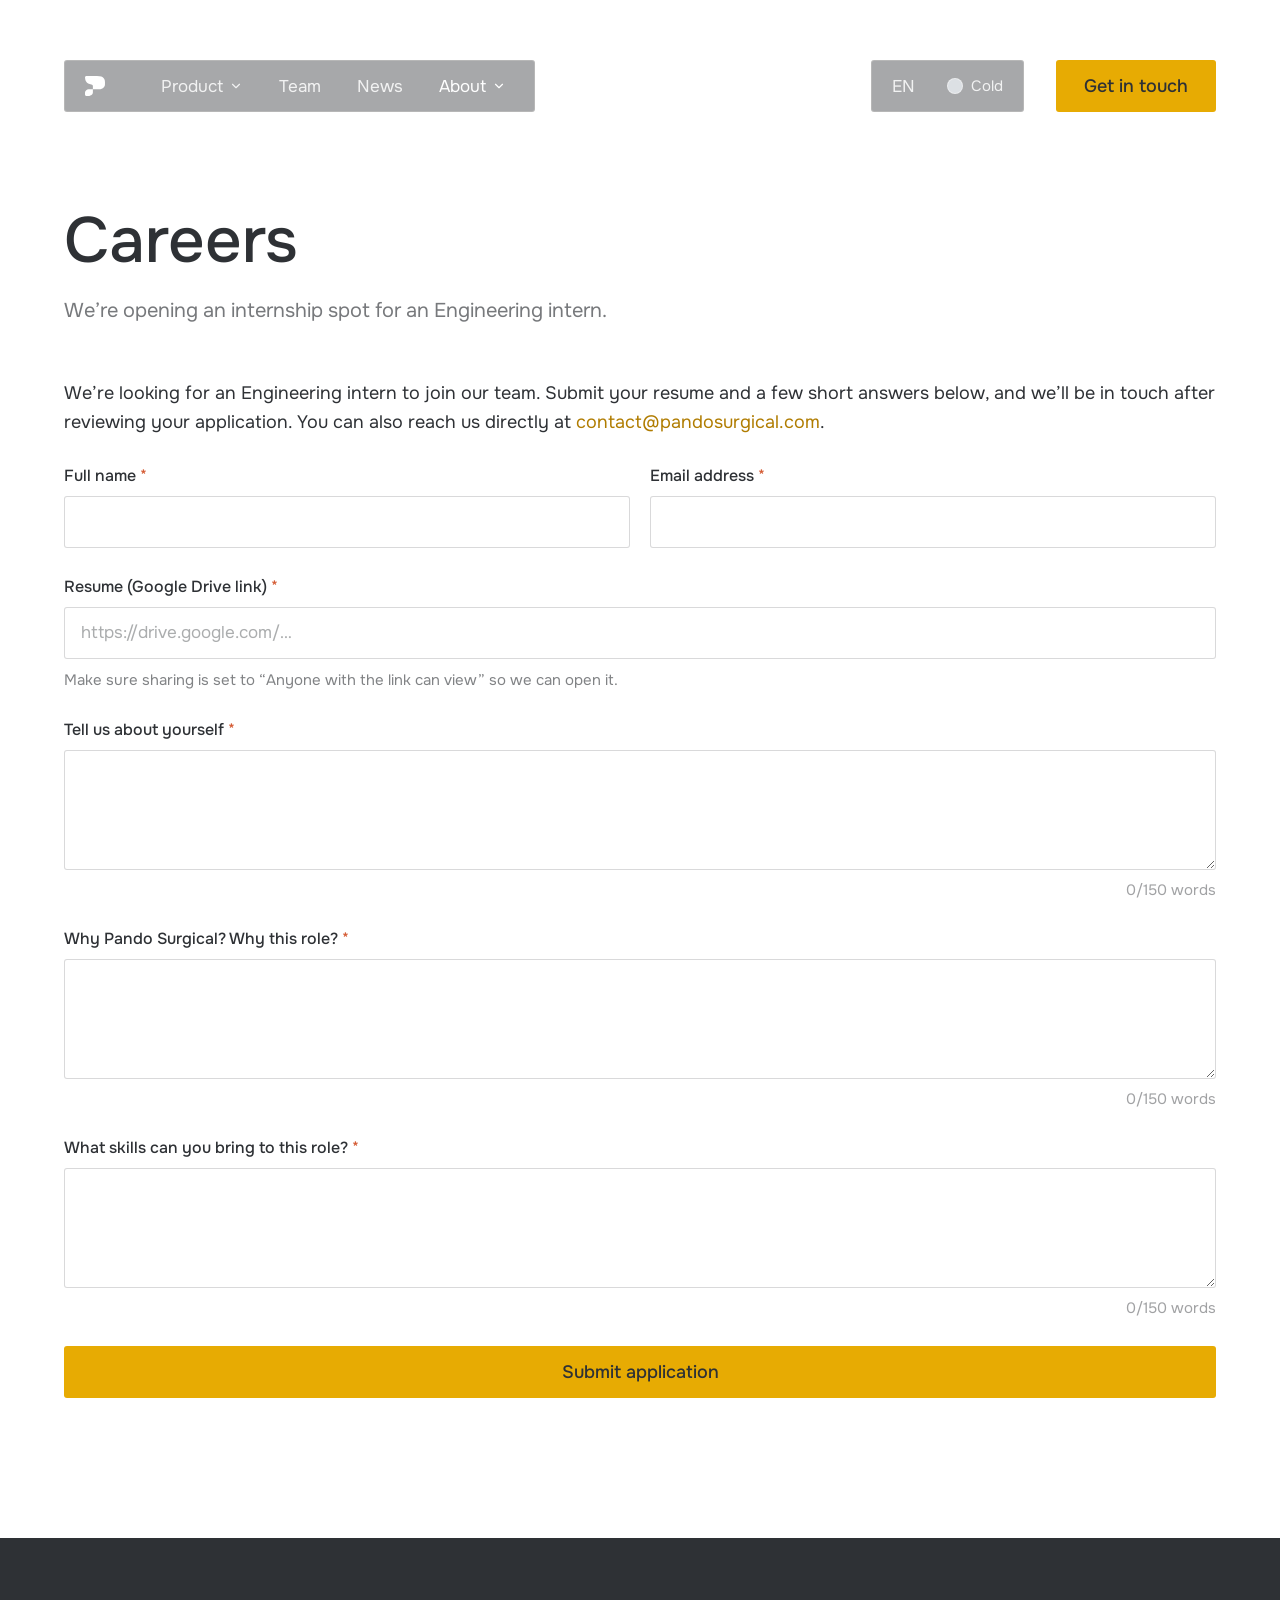
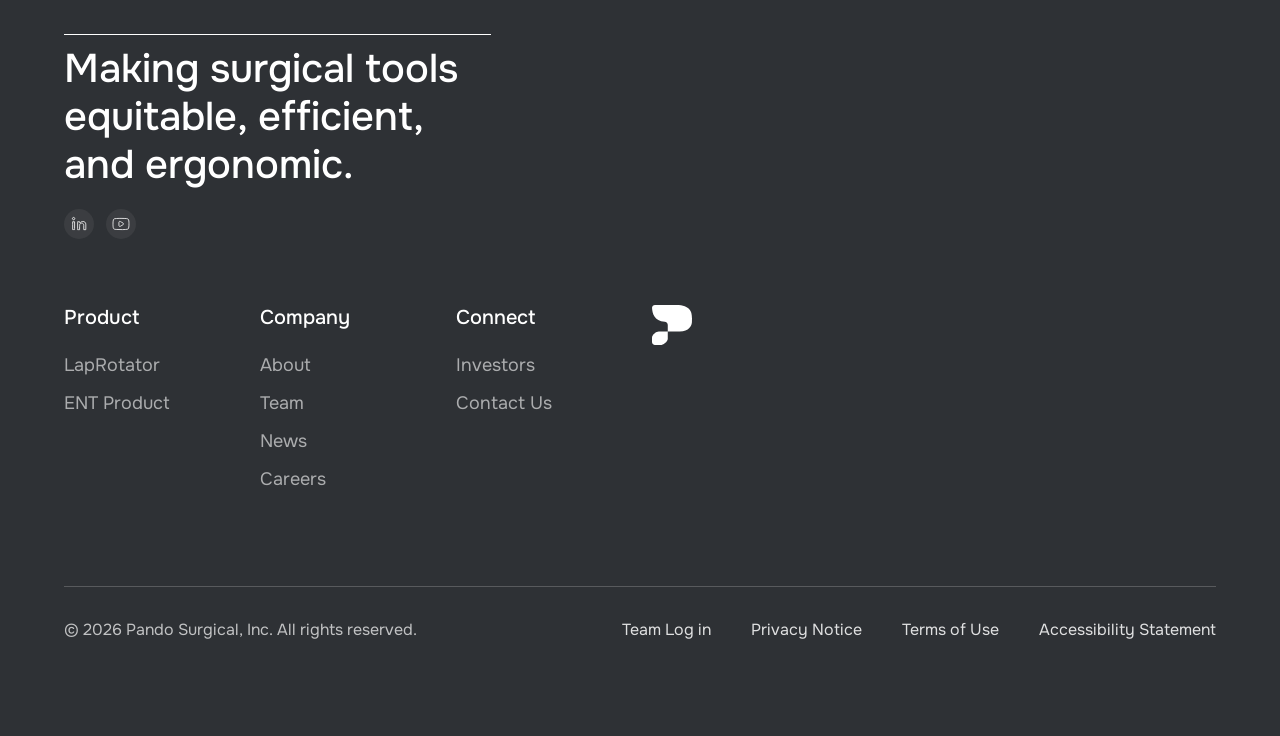
<file: careers.html>
<!doctype html>
<html lang="en" data-theme="cold">
<head>
<meta charset="utf-8">
<meta name="viewport" content="width=device-width, initial-scale=1">
<title>Careers | Pando Surgical</title>
<meta name="description" content="Join Pando Surgical: we&#x27;re opening an internship spot for an Engineering intern.">
<script>try{var t=localStorage.getItem("pando-theme");if(t==="warm"||t==="cold")document.documentElement.setAttribute("data-theme",t)}catch(e){}</script>
<link rel="icon" href="assets/icons/favicon.svg" type="image/svg+xml">
<link rel="preconnect" href="https://fonts.googleapis.com">
<link rel="preconnect" href="https://fonts.gstatic.com" crossorigin>
<link href="https://fonts.googleapis.com/css2?family=Onest:wght@400;500;600&display=swap" rel="stylesheet">
<link rel="stylesheet" href="css/style.css">
<noscript><style>body{opacity:1}.reveal{opacity:1;transform:none}</style></noscript>
</head>
<body class="page-light">
<a class="skip-link" href="#main">Skip to content</a>
<header class="nav" id="nav">
  <div class="nav-left glass">
    <a class="nav-logo" href="index.html" aria-label="Pando Surgical home"><svg aria-hidden="true" focusable="false" width="28" height="28" viewBox="0 0 28 28" fill="none" xmlns="http://www.w3.org/2000/svg"><path d="M8.94 11.80C1.49 11.01 0.24 5.91 0.04 2.09C-0.02 0.94 0.94 0 2.1 0H16.90C29.35 0 27.95 7.74 27.95 11.91C27.95 14.20 25.92 18.59 19.38 18.59H11.04V19.01V23.61C11.04 25.91 7.66 27.99 6.01 27.99L2.10 27.99C0.94 27.99 1.40e-05 27.06 1.40e-05 25.90L1.40e-05 22.98C1.40e-05 20.68 3.08 18.59 4.73 18.59H11.04V18.50V14.01C11.04 12.85 10.09 11.92 8.94 11.80Z" fill="currentColor"/></svg></a>
    <nav class="nav-links" aria-label="Main">
      <div class="dd">
        <button class="nav-link dd-toggle" aria-expanded="false" aria-controls="dd-product">Product <svg aria-hidden="true" focusable="false" width="14" height="14" viewBox="0 0 14 14" fill="none" xmlns="http://www.w3.org/2000/svg"><path d="M3.5 5.25L7 8.75L10.5 5.25" stroke="currentColor" stroke-width="1.16" stroke-linecap="round" stroke-linejoin="round"/></svg></button>
        <div class="dd-panel glass" id="dd-product">
          <a href="laprotator.html" class="">LapRotator</a>
          <a href="ent.html" class="">ENT Product</a>
        </div>
      </div>
      <a class="nav-link" href="team.html">Team</a>
      <a class="nav-link" href="news.html">News</a>
      <div class="dd">
        <button class="nav-link dd-toggle is-current" aria-expanded="false" aria-controls="dd-about">About <svg aria-hidden="true" focusable="false" width="14" height="14" viewBox="0 0 14 14" fill="none" xmlns="http://www.w3.org/2000/svg"><path d="M3.5 5.25L7 8.75L10.5 5.25" stroke="currentColor" stroke-width="1.16" stroke-linecap="round" stroke-linejoin="round"/></svg></button>
        <div class="dd-panel glass" id="dd-about">
          <a href="about.html" class="">Company</a>
          <a href="investors.html" class="">Investors</a>
          <a href="careers.html" class="is-current">Careers</a>
          <a href="contact.html" class="">Contact Us</a>
        </div>
      </div>
    </nav>
    <div class="mobile-extra">
      <div class="row">
        <button class="theme-toggle" data-theme-toggle><span class="swatch"></span><span class="theme-label">Cold</span></button>
      </div>
      <a class="btn btn-primary" href="contact.html">Get in touch</a>
    </div>
    <button class="nav-burger" aria-label="Menu" aria-expanded="false"><span></span></button>
  </div>
  <div class="nav-right">
    <div class="nav-util glass">
      <span class="nav-link" title="Language">EN</span>
      <button class="theme-toggle" data-theme-toggle><span class="swatch"></span><span class="theme-label">Cold</span></button>
    </div>
    <a class="btn btn-primary" href="contact.html">Get in touch</a>
  </div>
</header>
<main id="main">

<section class="careers">
  <div class="head reveal">
    <h1 class="page-title">Careers</h1>
    <p>We’re opening an internship spot for an Engineering intern.</p>
  </div>
  <form class="app-form" data-demo="Thanks! Online applications aren’t connected yet, so please email your answers and resume link to contact@pandosurgical.com for now.">
    <p class="intro">We’re looking for an Engineering intern to join our team. Submit your resume and a few short answers below, and we’ll be in touch after reviewing your application. You can also reach us directly at <a href="mailto:contact@pandosurgical.com">contact@pandosurgical.com</a>.</p>
    <div class="row-2">
      <div class="field"><label for="c-name">Full name <span class="req">*</span></label><input id="c-name" name="name" autocomplete="name" required></div>
      <div class="field"><label for="c-email">Email address <span class="req">*</span></label><input id="c-email" name="email" type="email" autocomplete="email" required></div>
    </div>
    <div class="field">
      <label for="c-resume">Resume (Google Drive link) <span class="req">*</span></label>
      <input id="c-resume" name="resume" type="url" placeholder="https://drive.google.com/…" required aria-describedby="c-resume-hint">
      <p class="hint" id="c-resume-hint">Make sure sharing is set to “Anyone with the link can view” so we can open it.</p>
    </div>
    <div class="field">
        <label for="q1">Tell us about yourself <span class="req">*</span></label>
        <textarea id="q1" name="q1" required data-words="150" aria-describedby="q1-count"></textarea>
        <span class="counter" id="q1-count">0/150 words</span>
      </div>
    <div class="field">
        <label for="q2">Why Pando Surgical? Why this role? <span class="req">*</span></label>
        <textarea id="q2" name="q2" required data-words="150" aria-describedby="q2-count"></textarea>
        <span class="counter" id="q2-count">0/150 words</span>
      </div>
    <div class="field">
        <label for="q3">What skills can you bring to this role? <span class="req">*</span></label>
        <textarea id="q3" name="q3" required data-words="150" aria-describedby="q3-count"></textarea>
        <span class="counter" id="q3-count">0/150 words</span>
      </div>
    <button class="btn btn-primary btn-block" type="submit">Submit application</button>
    <p class="form-note" role="status"></p>
  </form>
</section>

</main>
<footer class="footer-simple">
  <div class="fs-top">
    <div class="fs-brand">
      <p>Making surgical tools equitable, efficient, and ergonomic.</p>
      <div class="socials">
        <a class="social" href="https://www.linkedin.com/company/pandosurgical/posts/?feedView=all" aria-label="Pando Surgical on LinkedIn" target="_blank" rel="noopener"><svg aria-hidden="true" focusable="false" width="30" height="30" viewBox="0 0 30 30" fill="none" xmlns="http://www.w3.org/2000/svg"><circle class="bg" cx="15" cy="15" r="15"/><path d="M18.69 12.47C19.48 12.43 20.34 12.66 20.89 13.13C21.42 13.59 21.70 14.23 21.79 14.94C21.82 15.25 21.82 15.56 21.82 15.90V20.35C21.82 20.44 21.82 20.55 21.82 20.66C21.16 20.66 20.44 20.66 19.75 20.66C19.75 20.43 19.75 20.20 19.75 19.99V16.60C19.74 16.27 19.73 15.88 19.63 15.52C19.50 15.03 19.22 14.54 18.61 14.28C18.30 14.14 17.94 14.10 17.60 14.12C17.26 14.14 16.91 14.22 16.62 14.39C16.36 14.54 16.21 14.69 16.05 14.88L16.04 14.90C15.75 15.28 15.65 15.73 15.61 16.14C15.59 16.34 15.58 16.54 15.58 16.74L15.59 17.29V20.45C15.59 20.51 15.58 20.58 15.58 20.66H14.69C14.38 20.66 13.99 20.65 13.62 20.65C13.63 20.21 13.63 19.75 13.62 19.32V13.67C13.62 13.39 13.63 13.06 13.63 12.74C14.10 12.74 14.59 12.73 15.03 12.74C15.21 12.74 15.40 12.74 15.59 12.74C15.59 12.74 15.59 12.74 15.59 12.74C15.59 12.88 15.59 13.01 15.59 13.13C15.59 13.16 15.59 13.24 15.58 13.32C15.58 13.36 15.58 13.40 15.58 13.44C15.59 13.45 15.59 13.47 15.59 13.49C15.59 13.49 15.59 13.53 15.60 13.57L15.66 13.89L15.98 13.89H16.00L16.13 13.89L16.24 13.81C16.28 13.78 16.31 13.75 16.32 13.74C16.34 13.72 16.35 13.70 16.37 13.68C16.39 13.65 16.43 13.61 16.46 13.57C16.49 13.53 16.52 13.49 16.54 13.46C16.56 13.44 16.57 13.43 16.58 13.42C16.58 13.41 16.59 13.40 16.59 13.40C17.10 12.85 17.83 12.52 18.61 12.47L18.62 12.47C18.64 12.47 18.67 12.47 18.69 12.47H18.69Z" stroke="white" stroke-width="0.8"/><path d="M10.08 12.74C10.21 12.74 10.39 12.74 10.57 12.74V19.58L10.57 20.48C10.57 20.51 10.57 20.55 10.57 20.58C10.23 20.59 9.90 20.59 9.56 20.58C9.26 20.58 8.95 20.58 8.65 20.59L8.65 15.27V13.03C8.65 12.92 8.65 12.83 8.65 12.74H10.08Z" stroke="white" stroke-width="0.8"/><path d="M9.47 8.40C10.13 8.33 10.72 8.81 10.79 9.47C10.86 10.13 10.37 10.72 9.71 10.79C9.10 10.85 8.54 10.43 8.42 9.84L8.40 9.72C8.33 9.06 8.81 8.47 9.47 8.40Z" stroke="white" stroke-width="0.8"/></svg></a>
        <a class="social" href="https://www.youtube.com/@pandosurgical" aria-label="Pando Surgical on YouTube" target="_blank" rel="noopener"><svg aria-hidden="true" focusable="false" width="30" height="30" viewBox="0 0 30 30" fill="none" xmlns="http://www.w3.org/2000/svg"><circle class="bg" cx="15" cy="15" r="15"/><path d="M15.04 9.40H15.04C16.32 9.39 17.60 9.41 18.88 9.48V9.48C19.40 9.51 20.05 9.51 20.68 9.59C21.32 9.68 21.83 9.83 22.11 10.08C22.29 10.24 22.45 10.49 22.58 10.83C22.70 11.17 22.79 11.57 22.85 11.99C22.96 12.84 22.96 13.74 22.98 14.39C23.03 15.92 22.98 17.73 22.61 19.14V19.14C22.46 19.70 22.07 20.02 21.52 20.21C20.96 20.40 20.29 20.44 19.68 20.47L19.67 20.47C18.72 20.53 17.81 20.55 16.86 20.57L16.85 20.57C16.72 20.58 16.60 20.58 16.47 20.58H16.47C14.58 20.62 12.68 20.58 10.79 20.48H10.79C10.31 20.46 9.71 20.45 9.14 20.36C8.55 20.27 8.09 20.11 7.85 19.87L7.84 19.87L7.69 19.70C7.60 19.59 7.52 19.47 7.45 19.33L7.36 19.13C7.24 18.79 7.14 18.07 7.08 17.27C7.01 16.48 6.99 15.69 7.00 15.23C7.03 13.68 6.99 12.11 7.41 10.71C7.47 10.52 7.63 10.30 7.86 10.11C8.08 9.91 8.34 9.78 8.54 9.73C9.17 9.59 9.88 9.54 10.57 9.50L10.57 9.50C11.41 9.45 12.25 9.42 13.09 9.41H13.10L13.11 9.41L13.14 9.41C13.72 9.38 14.42 9.40 15.04 9.40ZM14.32 12.49C13.71 12.13 12.92 12.57 12.93 13.29C12.94 14.37 12.94 15.45 12.93 16.54C12.92 17.26 13.71 17.69 14.32 17.32C14.57 17.16 14.82 17.01 15.08 16.86L15.08 16.86C15.38 16.68 15.84 16.43 16.17 16.21C16.48 16.05 16.77 15.88 17.04 15.72C17.63 15.37 17.69 14.47 17.06 14.10L15.22 13.01H15.22C15.09 12.93 14.94 12.85 14.79 12.76C14.64 12.67 14.48 12.58 14.32 12.49Z" stroke="white" stroke-width="0.8"/></svg></a>
      </div>
    </div>
    <div class="fs-right">
      <div class="footer-cols">
        <div class="footer-col">
          <h2>Product</h2>
          <ul><li><a href="laprotator.html">LapRotator</a></li><li><a href="ent.html">ENT Product</a></li></ul>
        </div>
        <div class="footer-col">
          <h2>Company</h2>
          <ul><li><a href="about.html">About</a></li><li><a href="team.html">Team</a></li><li><a href="news.html">News</a></li><li><a href="careers.html">Careers</a></li></ul>
        </div>
        <div class="footer-col">
          <h2>Connect</h2>
          <ul><li><a href="investors.html">Investors</a></li><li><a href="contact.html">Contact Us</a></li></ul>
        </div>
      </div>
      <a href="index.html" class="fs-mark" aria-label="Pando Surgical home"><svg aria-hidden="true" focusable="false" width="40" height="40" viewBox="0 0 40 40" fill="none" xmlns="http://www.w3.org/2000/svg"><path d="M12.77 16.86C2.13 15.72 0.35 8.45 0.05 2.99C-0.03 1.34 1.34 0 3 0H24.15C41.92 0 39.93 11.06 39.93 17.01C39.93 20.29 37.03 26.56 27.69 26.56H15.77V27.16V33.73C15.77 37.01 10.94 39.99 8.58 39.99L3.00 39.99C1.34 39.99 2.01e-05 38.65 2.01e-05 37.00L2.01e-05 32.83C2.01e-05 29.55 4.40 26.56 6.76 26.56H15.77V26.43V20.01C15.77 18.35 14.42 17.03 12.77 16.86Z" fill="currentColor"/></svg></a>
    </div>
  </div>
  <div class="fs-bottom">
    <small>© 2026 Pando Surgical, Inc. All rights reserved.</small>
    <nav class="fs-legal" aria-label="Legal">
      <button type="button" data-modal="login">Team Log in</button>
      <a href="privacy.html">Privacy Notice</a>
      <a href="terms.html">Terms of Use</a>
      <a href="accessibility.html">Accessibility Statement</a>
    </nav>
  </div>
</footer>
<div class="modal" id="login" role="dialog" aria-modal="true" aria-labelledby="login-title" aria-hidden="true">
  <div class="modal-card login-card">
    <div class="login-head">
      <h2 id="login-title">Welcome back</h2>
      <p>Sign in to access your account</p>
    </div>
    <button class="modal-close" aria-label="Close"><img src="assets/icons/icon-close.svg" alt=""></button>
    <form class="login-body" data-demo="Sign in isn’t connected yet. This is a preview of the design.">
      <button type="button" class="btn btn-google btn-block"><svg viewBox="0 0 48 48" aria-hidden="true"><path fill="#FFC107" d="M43.6 20.5H42V20H24v8h11.3C33.7 32.7 29.2 36 24 36c-6.6 0-12-5.4-12-12s5.4-12 12-12c3.1 0 5.8 1.2 7.9 3.1l5.7-5.7C34 6.1 29.3 4 24 4 12.9 4 4 12.9 4 24s8.9 20 20 20 20-8.9 20-20c0-1.3-.1-2.4-.4-3.5z"/><path fill="#FF3D00" d="M6.3 14.7l6.6 4.8C14.7 15.1 19 12 24 12c3.1 0 5.8 1.2 7.9 3.1l5.7-5.7C34 6.1 29.3 4 24 4 16.3 4 9.7 8.3 6.3 14.7z"/><path fill="#4CAF50" d="M24 44c5.2 0 9.9-2 13.4-5.2l-6.2-5.2C29.2 35.1 26.7 36 24 36c-5.2 0-9.6-3.3-11.3-7.9l-6.5 5C9.5 39.6 16.2 44 24 44z"/><path fill="#1976D2" d="M43.6 20.5H42V20H24v8h11.3c-.8 2.2-2.2 4.2-4.1 5.6l6.2 5.2C37 39.2 44 34 44 24c0-1.3-.1-2.4-.4-3.5z"/></svg> Continue with Google</button>
      <div class="or">or</div>
      <div class="field">
        <label for="login-email">Email address</label>
        <div class="input-icon"><img src="assets/icons/icon-mail.svg" alt=""><input id="login-email" type="email" placeholder="you@example.com" autocomplete="email" required></div>
      </div>
      <div class="field">
        <label for="login-pass">Password</label>
        <div class="input-icon"><img src="assets/icons/icon-lock-field.svg" alt=""><input id="login-pass" type="password" placeholder="Enter your password" autocomplete="current-password" required>
          <button type="button" class="eye" aria-label="Show password"><img src="assets/icons/icon-eye.svg" alt=""></button></div>
      </div>
      <a class="forgot" href="mailto:contact@pandosurgical.com?subject=Password%20reset">Forgot password?</a>
      <button class="btn btn-primary btn-block" type="submit">Sign in</button>
      <p class="form-note" role="status"></p>
      <p class="login-foot">Don’t have an account? <a href="mailto:contact@pandosurgical.com?subject=Request%20access">Request access</a></p>
    </form>
  </div>
</div>

<script src="js/main.js"></script>
</body>
</html>
</file>
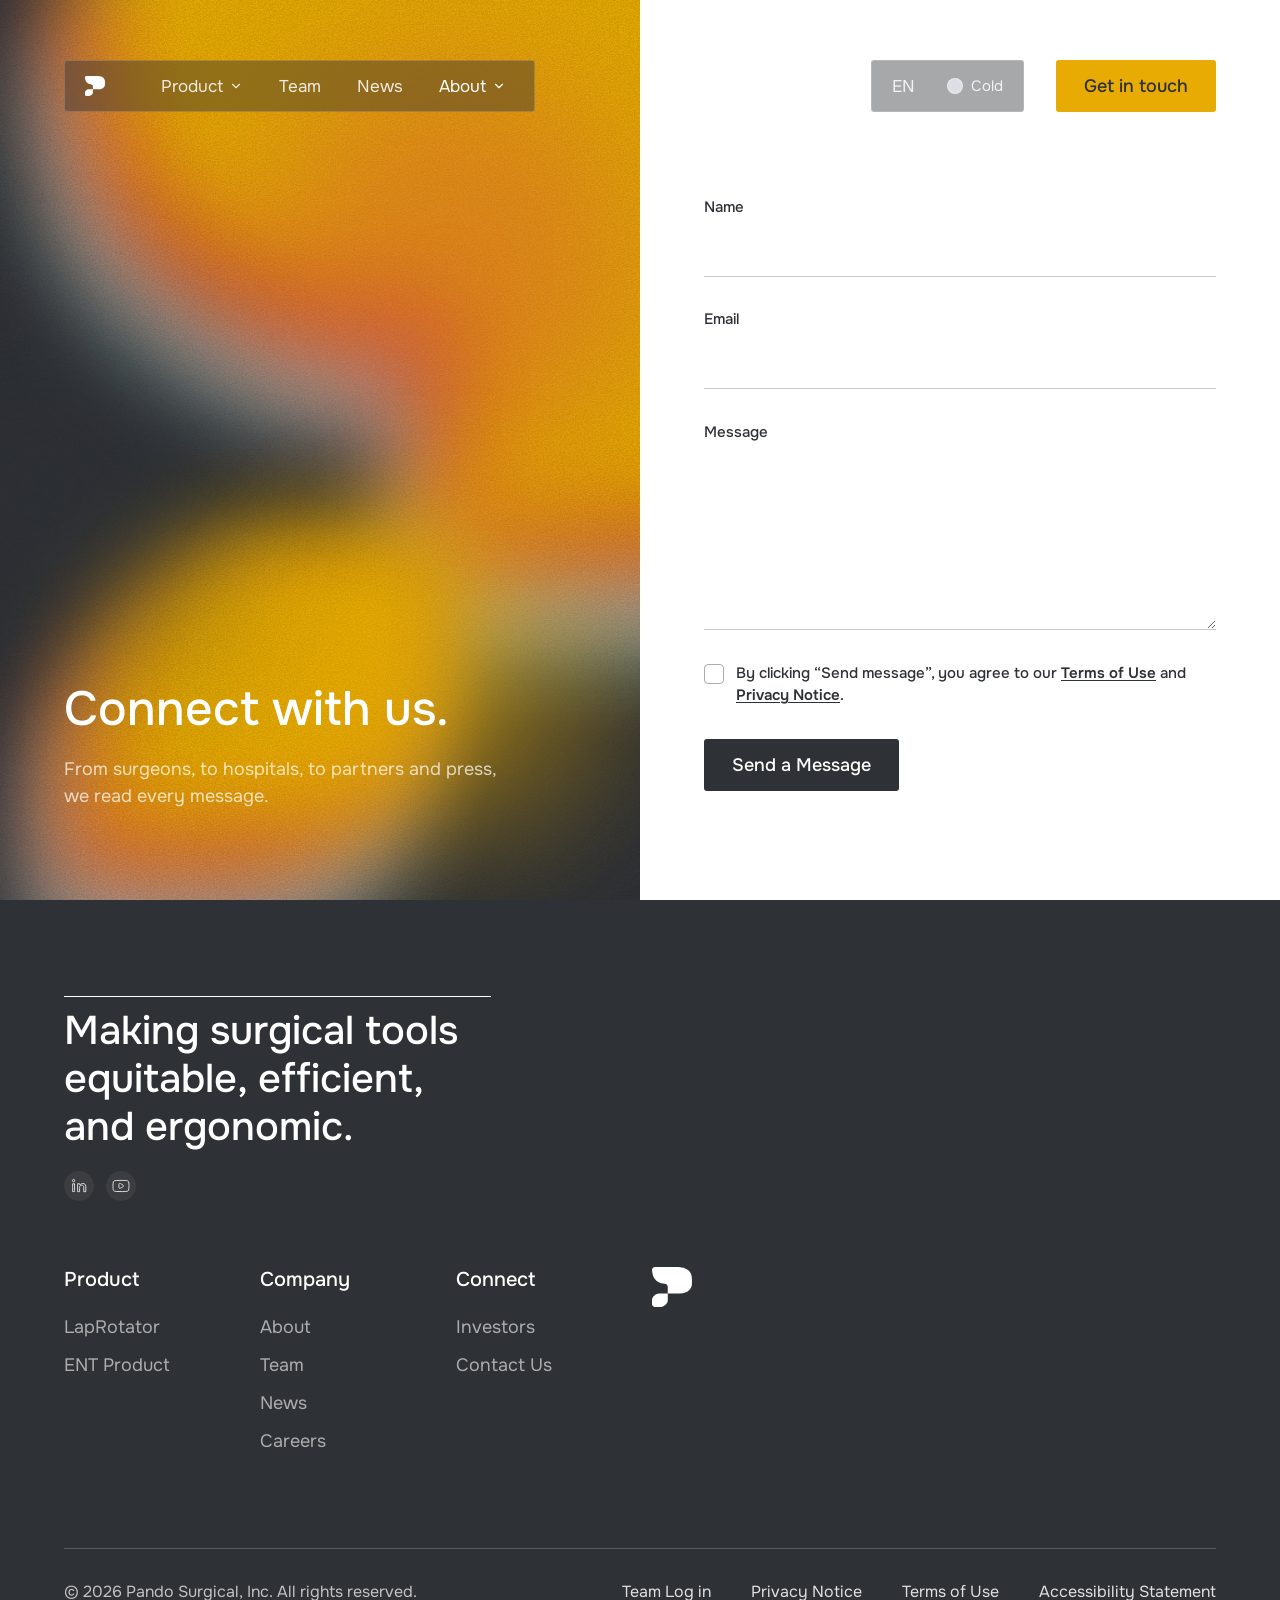
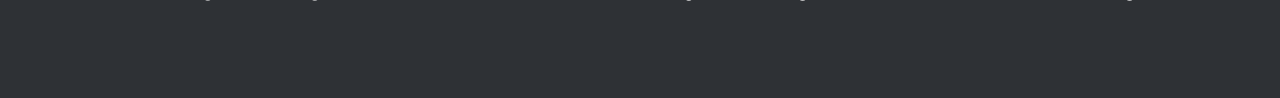
<file: contact.html>
<!doctype html>
<html lang="en" data-theme="cold">
<head>
<meta charset="utf-8">
<meta name="viewport" content="width=device-width, initial-scale=1">
<title>Contact Us | Pando Surgical</title>
<meta name="description" content="Get in touch with Pando Surgical: surgeons, hospitals, partners and press.">
<script>try{var t=localStorage.getItem("pando-theme");if(t==="warm"||t==="cold")document.documentElement.setAttribute("data-theme",t)}catch(e){}</script>
<link rel="icon" href="assets/icons/favicon.svg" type="image/svg+xml">
<link rel="preconnect" href="https://fonts.googleapis.com">
<link rel="preconnect" href="https://fonts.gstatic.com" crossorigin>
<link href="https://fonts.googleapis.com/css2?family=Onest:wght@400;500;600&display=swap" rel="stylesheet">
<link rel="stylesheet" href="css/style.css">
<noscript><style>body{opacity:1}.reveal{opacity:1;transform:none}</style></noscript>
</head>
<body class="page-light">
<a class="skip-link" href="#main">Skip to content</a>
<header class="nav" id="nav">
  <div class="nav-left glass">
    <a class="nav-logo" href="index.html" aria-label="Pando Surgical home"><svg aria-hidden="true" focusable="false" width="28" height="28" viewBox="0 0 28 28" fill="none" xmlns="http://www.w3.org/2000/svg"><path d="M8.94 11.80C1.49 11.01 0.24 5.91 0.04 2.09C-0.02 0.94 0.94 0 2.1 0H16.90C29.35 0 27.95 7.74 27.95 11.91C27.95 14.20 25.92 18.59 19.38 18.59H11.04V19.01V23.61C11.04 25.91 7.66 27.99 6.01 27.99L2.10 27.99C0.94 27.99 1.40e-05 27.06 1.40e-05 25.90L1.40e-05 22.98C1.40e-05 20.68 3.08 18.59 4.73 18.59H11.04V18.50V14.01C11.04 12.85 10.09 11.92 8.94 11.80Z" fill="currentColor"/></svg></a>
    <nav class="nav-links" aria-label="Main">
      <div class="dd">
        <button class="nav-link dd-toggle" aria-expanded="false" aria-controls="dd-product">Product <svg aria-hidden="true" focusable="false" width="14" height="14" viewBox="0 0 14 14" fill="none" xmlns="http://www.w3.org/2000/svg"><path d="M3.5 5.25L7 8.75L10.5 5.25" stroke="currentColor" stroke-width="1.16" stroke-linecap="round" stroke-linejoin="round"/></svg></button>
        <div class="dd-panel glass" id="dd-product">
          <a href="laprotator.html" class="">LapRotator</a>
          <a href="ent.html" class="">ENT Product</a>
        </div>
      </div>
      <a class="nav-link" href="team.html">Team</a>
      <a class="nav-link" href="news.html">News</a>
      <div class="dd">
        <button class="nav-link dd-toggle is-current" aria-expanded="false" aria-controls="dd-about">About <svg aria-hidden="true" focusable="false" width="14" height="14" viewBox="0 0 14 14" fill="none" xmlns="http://www.w3.org/2000/svg"><path d="M3.5 5.25L7 8.75L10.5 5.25" stroke="currentColor" stroke-width="1.16" stroke-linecap="round" stroke-linejoin="round"/></svg></button>
        <div class="dd-panel glass" id="dd-about">
          <a href="about.html" class="">Company</a>
          <a href="investors.html" class="">Investors</a>
          <a href="careers.html" class="">Careers</a>
          <a href="contact.html" class="is-current">Contact Us</a>
        </div>
      </div>
    </nav>
    <div class="mobile-extra">
      <div class="row">
        <button class="theme-toggle" data-theme-toggle><span class="swatch"></span><span class="theme-label">Cold</span></button>
      </div>
      <a class="btn btn-primary" href="contact.html">Get in touch</a>
    </div>
    <button class="nav-burger" aria-label="Menu" aria-expanded="false"><span></span></button>
  </div>
  <div class="nav-right">
    <div class="nav-util glass">
      <span class="nav-link" title="Language">EN</span>
      <button class="theme-toggle" data-theme-toggle><span class="swatch"></span><span class="theme-label">Cold</span></button>
    </div>
    <a class="btn btn-primary" href="contact.html">Get in touch</a>
  </div>
</header>
<main id="main">

<section class="contact">
  <div class="contact-art">
    <div class="contact-motion" aria-hidden="true"><span class="b1"></span><span class="b2"></span><span class="b3"></span></div>
    <h1>Connect with us.</h1>
    <p>From surgeons, to hospitals, to partners and press, we read every message.</p>
  </div>
  <div class="contact-form">
    <form data-demo="Thanks! The form isn’t connected yet, so please email contact@pandosurgical.com for now.">
      <div class="field"><label for="f-name">Name</label><input id="f-name" name="name" autocomplete="name" required></div>
      <div class="field"><label for="f-email">Email</label><input id="f-email" name="email" type="email" autocomplete="email" required></div>
      <div class="field"><label for="f-msg">Message</label><textarea id="f-msg" name="message" required></textarea></div>
      <label class="consent"><input type="checkbox" required><span>By clicking “Send message”, you agree to our <a href="terms.html">Terms of Use</a> and <a href="privacy.html">Privacy Notice</a>.</span></label>
      <button class="btn btn-dark" type="submit">Send a Message</button>
      <p class="form-note" role="status"></p>
    </form>
  </div>
</section>

</main>
<footer class="footer-simple">
  <div class="fs-top">
    <div class="fs-brand">
      <p>Making surgical tools equitable, efficient, and ergonomic.</p>
      <div class="socials">
        <a class="social" href="https://www.linkedin.com/company/pandosurgical/posts/?feedView=all" aria-label="Pando Surgical on LinkedIn" target="_blank" rel="noopener"><svg aria-hidden="true" focusable="false" width="30" height="30" viewBox="0 0 30 30" fill="none" xmlns="http://www.w3.org/2000/svg"><circle class="bg" cx="15" cy="15" r="15"/><path d="M18.69 12.47C19.48 12.43 20.34 12.66 20.89 13.13C21.42 13.59 21.70 14.23 21.79 14.94C21.82 15.25 21.82 15.56 21.82 15.90V20.35C21.82 20.44 21.82 20.55 21.82 20.66C21.16 20.66 20.44 20.66 19.75 20.66C19.75 20.43 19.75 20.20 19.75 19.99V16.60C19.74 16.27 19.73 15.88 19.63 15.52C19.50 15.03 19.22 14.54 18.61 14.28C18.30 14.14 17.94 14.10 17.60 14.12C17.26 14.14 16.91 14.22 16.62 14.39C16.36 14.54 16.21 14.69 16.05 14.88L16.04 14.90C15.75 15.28 15.65 15.73 15.61 16.14C15.59 16.34 15.58 16.54 15.58 16.74L15.59 17.29V20.45C15.59 20.51 15.58 20.58 15.58 20.66H14.69C14.38 20.66 13.99 20.65 13.62 20.65C13.63 20.21 13.63 19.75 13.62 19.32V13.67C13.62 13.39 13.63 13.06 13.63 12.74C14.10 12.74 14.59 12.73 15.03 12.74C15.21 12.74 15.40 12.74 15.59 12.74C15.59 12.74 15.59 12.74 15.59 12.74C15.59 12.88 15.59 13.01 15.59 13.13C15.59 13.16 15.59 13.24 15.58 13.32C15.58 13.36 15.58 13.40 15.58 13.44C15.59 13.45 15.59 13.47 15.59 13.49C15.59 13.49 15.59 13.53 15.60 13.57L15.66 13.89L15.98 13.89H16.00L16.13 13.89L16.24 13.81C16.28 13.78 16.31 13.75 16.32 13.74C16.34 13.72 16.35 13.70 16.37 13.68C16.39 13.65 16.43 13.61 16.46 13.57C16.49 13.53 16.52 13.49 16.54 13.46C16.56 13.44 16.57 13.43 16.58 13.42C16.58 13.41 16.59 13.40 16.59 13.40C17.10 12.85 17.83 12.52 18.61 12.47L18.62 12.47C18.64 12.47 18.67 12.47 18.69 12.47H18.69Z" stroke="white" stroke-width="0.8"/><path d="M10.08 12.74C10.21 12.74 10.39 12.74 10.57 12.74V19.58L10.57 20.48C10.57 20.51 10.57 20.55 10.57 20.58C10.23 20.59 9.90 20.59 9.56 20.58C9.26 20.58 8.95 20.58 8.65 20.59L8.65 15.27V13.03C8.65 12.92 8.65 12.83 8.65 12.74H10.08Z" stroke="white" stroke-width="0.8"/><path d="M9.47 8.40C10.13 8.33 10.72 8.81 10.79 9.47C10.86 10.13 10.37 10.72 9.71 10.79C9.10 10.85 8.54 10.43 8.42 9.84L8.40 9.72C8.33 9.06 8.81 8.47 9.47 8.40Z" stroke="white" stroke-width="0.8"/></svg></a>
        <a class="social" href="https://www.youtube.com/@pandosurgical" aria-label="Pando Surgical on YouTube" target="_blank" rel="noopener"><svg aria-hidden="true" focusable="false" width="30" height="30" viewBox="0 0 30 30" fill="none" xmlns="http://www.w3.org/2000/svg"><circle class="bg" cx="15" cy="15" r="15"/><path d="M15.04 9.40H15.04C16.32 9.39 17.60 9.41 18.88 9.48V9.48C19.40 9.51 20.05 9.51 20.68 9.59C21.32 9.68 21.83 9.83 22.11 10.08C22.29 10.24 22.45 10.49 22.58 10.83C22.70 11.17 22.79 11.57 22.85 11.99C22.96 12.84 22.96 13.74 22.98 14.39C23.03 15.92 22.98 17.73 22.61 19.14V19.14C22.46 19.70 22.07 20.02 21.52 20.21C20.96 20.40 20.29 20.44 19.68 20.47L19.67 20.47C18.72 20.53 17.81 20.55 16.86 20.57L16.85 20.57C16.72 20.58 16.60 20.58 16.47 20.58H16.47C14.58 20.62 12.68 20.58 10.79 20.48H10.79C10.31 20.46 9.71 20.45 9.14 20.36C8.55 20.27 8.09 20.11 7.85 19.87L7.84 19.87L7.69 19.70C7.60 19.59 7.52 19.47 7.45 19.33L7.36 19.13C7.24 18.79 7.14 18.07 7.08 17.27C7.01 16.48 6.99 15.69 7.00 15.23C7.03 13.68 6.99 12.11 7.41 10.71C7.47 10.52 7.63 10.30 7.86 10.11C8.08 9.91 8.34 9.78 8.54 9.73C9.17 9.59 9.88 9.54 10.57 9.50L10.57 9.50C11.41 9.45 12.25 9.42 13.09 9.41H13.10L13.11 9.41L13.14 9.41C13.72 9.38 14.42 9.40 15.04 9.40ZM14.32 12.49C13.71 12.13 12.92 12.57 12.93 13.29C12.94 14.37 12.94 15.45 12.93 16.54C12.92 17.26 13.71 17.69 14.32 17.32C14.57 17.16 14.82 17.01 15.08 16.86L15.08 16.86C15.38 16.68 15.84 16.43 16.17 16.21C16.48 16.05 16.77 15.88 17.04 15.72C17.63 15.37 17.69 14.47 17.06 14.10L15.22 13.01H15.22C15.09 12.93 14.94 12.85 14.79 12.76C14.64 12.67 14.48 12.58 14.32 12.49Z" stroke="white" stroke-width="0.8"/></svg></a>
      </div>
    </div>
    <div class="fs-right">
      <div class="footer-cols">
        <div class="footer-col">
          <h2>Product</h2>
          <ul><li><a href="laprotator.html">LapRotator</a></li><li><a href="ent.html">ENT Product</a></li></ul>
        </div>
        <div class="footer-col">
          <h2>Company</h2>
          <ul><li><a href="about.html">About</a></li><li><a href="team.html">Team</a></li><li><a href="news.html">News</a></li><li><a href="careers.html">Careers</a></li></ul>
        </div>
        <div class="footer-col">
          <h2>Connect</h2>
          <ul><li><a href="investors.html">Investors</a></li><li><a href="contact.html">Contact Us</a></li></ul>
        </div>
      </div>
      <a href="index.html" class="fs-mark" aria-label="Pando Surgical home"><svg aria-hidden="true" focusable="false" width="40" height="40" viewBox="0 0 40 40" fill="none" xmlns="http://www.w3.org/2000/svg"><path d="M12.77 16.86C2.13 15.72 0.35 8.45 0.05 2.99C-0.03 1.34 1.34 0 3 0H24.15C41.92 0 39.93 11.06 39.93 17.01C39.93 20.29 37.03 26.56 27.69 26.56H15.77V27.16V33.73C15.77 37.01 10.94 39.99 8.58 39.99L3.00 39.99C1.34 39.99 2.01e-05 38.65 2.01e-05 37.00L2.01e-05 32.83C2.01e-05 29.55 4.40 26.56 6.76 26.56H15.77V26.43V20.01C15.77 18.35 14.42 17.03 12.77 16.86Z" fill="currentColor"/></svg></a>
    </div>
  </div>
  <div class="fs-bottom">
    <small>© 2026 Pando Surgical, Inc. All rights reserved.</small>
    <nav class="fs-legal" aria-label="Legal">
      <button type="button" data-modal="login">Team Log in</button>
      <a href="privacy.html">Privacy Notice</a>
      <a href="terms.html">Terms of Use</a>
      <a href="accessibility.html">Accessibility Statement</a>
    </nav>
  </div>
</footer>
<div class="modal" id="login" role="dialog" aria-modal="true" aria-labelledby="login-title" aria-hidden="true">
  <div class="modal-card login-card">
    <div class="login-head">
      <h2 id="login-title">Welcome back</h2>
      <p>Sign in to access your account</p>
    </div>
    <button class="modal-close" aria-label="Close"><img src="assets/icons/icon-close.svg" alt=""></button>
    <form class="login-body" data-demo="Sign in isn’t connected yet. This is a preview of the design.">
      <button type="button" class="btn btn-google btn-block"><svg viewBox="0 0 48 48" aria-hidden="true"><path fill="#FFC107" d="M43.6 20.5H42V20H24v8h11.3C33.7 32.7 29.2 36 24 36c-6.6 0-12-5.4-12-12s5.4-12 12-12c3.1 0 5.8 1.2 7.9 3.1l5.7-5.7C34 6.1 29.3 4 24 4 12.9 4 4 12.9 4 24s8.9 20 20 20 20-8.9 20-20c0-1.3-.1-2.4-.4-3.5z"/><path fill="#FF3D00" d="M6.3 14.7l6.6 4.8C14.7 15.1 19 12 24 12c3.1 0 5.8 1.2 7.9 3.1l5.7-5.7C34 6.1 29.3 4 24 4 16.3 4 9.7 8.3 6.3 14.7z"/><path fill="#4CAF50" d="M24 44c5.2 0 9.9-2 13.4-5.2l-6.2-5.2C29.2 35.1 26.7 36 24 36c-5.2 0-9.6-3.3-11.3-7.9l-6.5 5C9.5 39.6 16.2 44 24 44z"/><path fill="#1976D2" d="M43.6 20.5H42V20H24v8h11.3c-.8 2.2-2.2 4.2-4.1 5.6l6.2 5.2C37 39.2 44 34 44 24c0-1.3-.1-2.4-.4-3.5z"/></svg> Continue with Google</button>
      <div class="or">or</div>
      <div class="field">
        <label for="login-email">Email address</label>
        <div class="input-icon"><img src="assets/icons/icon-mail.svg" alt=""><input id="login-email" type="email" placeholder="you@example.com" autocomplete="email" required></div>
      </div>
      <div class="field">
        <label for="login-pass">Password</label>
        <div class="input-icon"><img src="assets/icons/icon-lock-field.svg" alt=""><input id="login-pass" type="password" placeholder="Enter your password" autocomplete="current-password" required>
          <button type="button" class="eye" aria-label="Show password"><img src="assets/icons/icon-eye.svg" alt=""></button></div>
      </div>
      <a class="forgot" href="mailto:contact@pandosurgical.com?subject=Password%20reset">Forgot password?</a>
      <button class="btn btn-primary btn-block" type="submit">Sign in</button>
      <p class="form-note" role="status"></p>
      <p class="login-foot">Don’t have an account? <a href="mailto:contact@pandosurgical.com?subject=Request%20access">Request access</a></p>
    </form>
  </div>
</div>

<script src="js/main.js"></script>
</body>
</html>
</file>
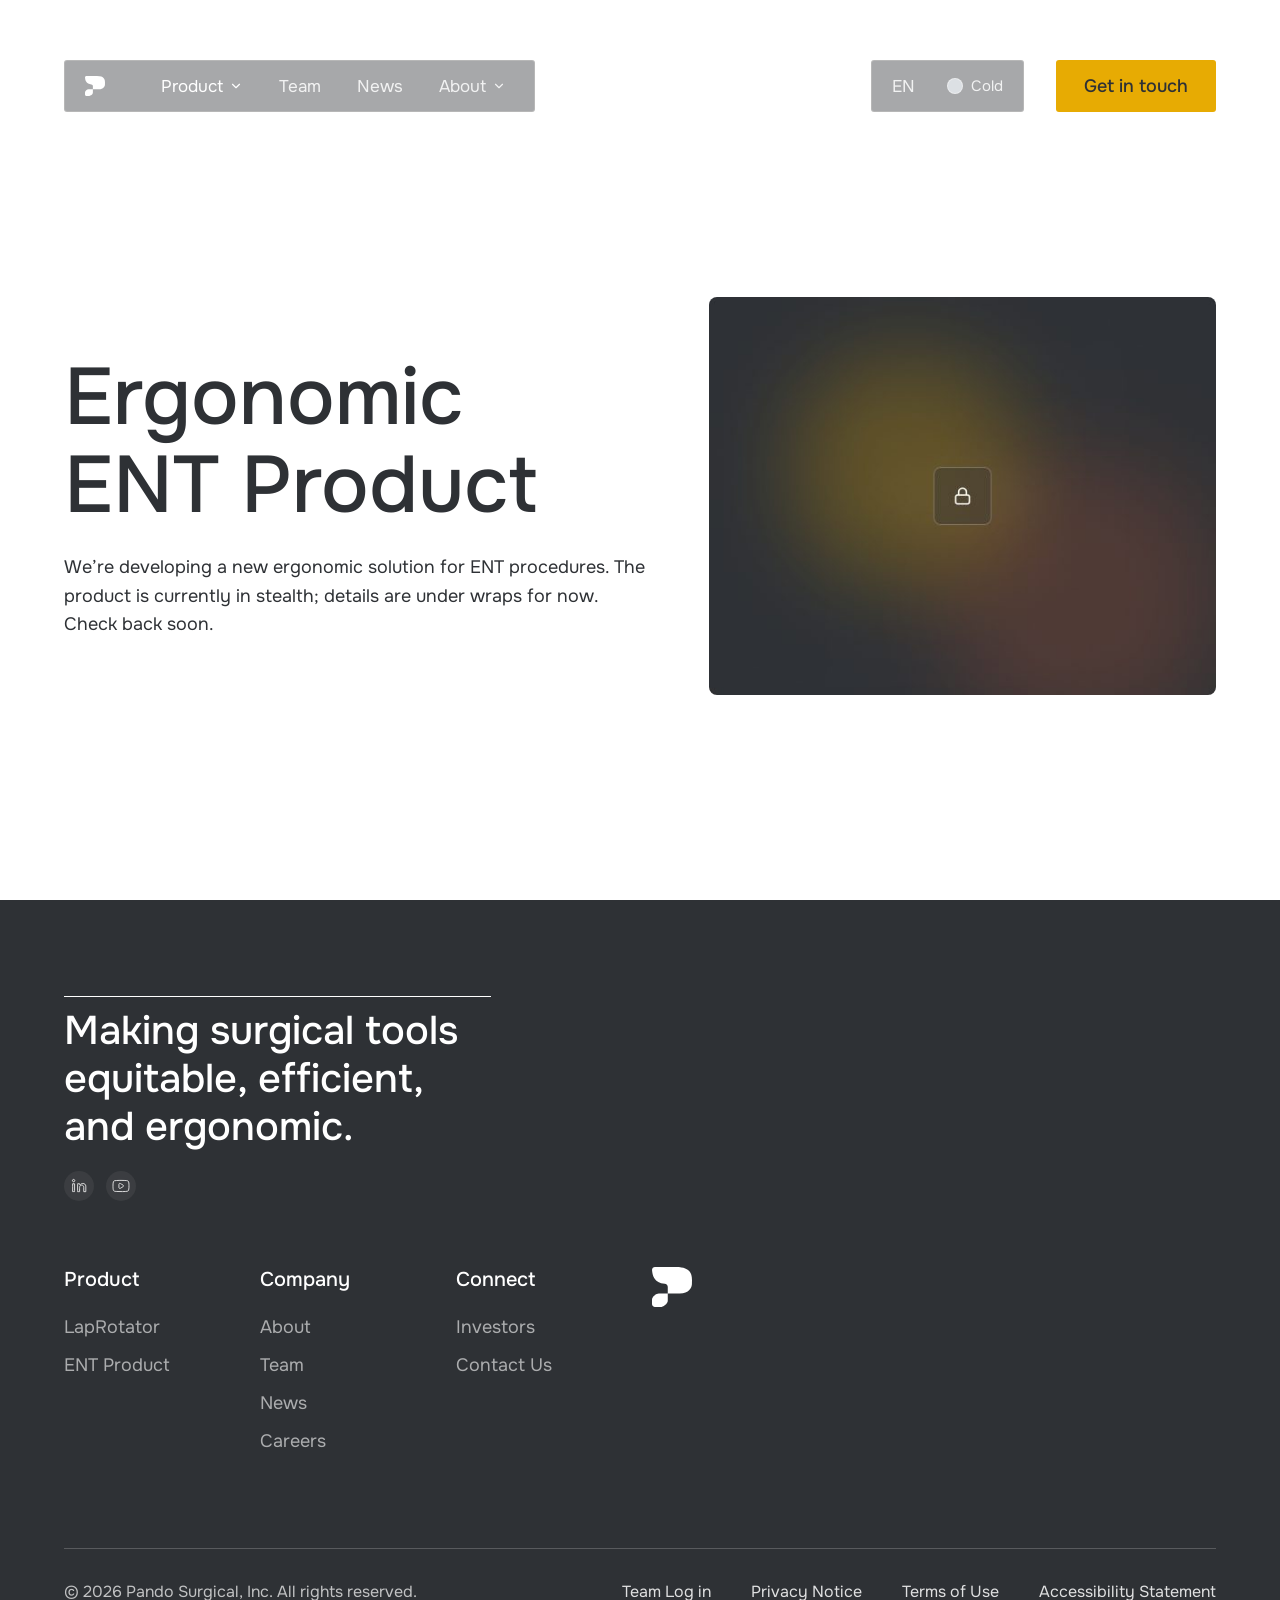
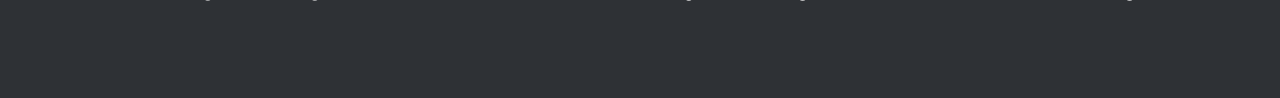
<file: ent.html>
<!doctype html>
<html lang="en" data-theme="cold">
<head>
<meta charset="utf-8">
<meta name="viewport" content="width=device-width, initial-scale=1">
<title>ENT Product | Pando Surgical</title>
<meta name="description" content="Pando Surgical is developing a new ergonomic solution for ENT procedures.">
<script>try{var t=localStorage.getItem("pando-theme");if(t==="warm"||t==="cold")document.documentElement.setAttribute("data-theme",t)}catch(e){}</script>
<link rel="icon" href="assets/icons/favicon.svg" type="image/svg+xml">
<link rel="preconnect" href="https://fonts.googleapis.com">
<link rel="preconnect" href="https://fonts.gstatic.com" crossorigin>
<link href="https://fonts.googleapis.com/css2?family=Onest:wght@400;500;600&display=swap" rel="stylesheet">
<link rel="stylesheet" href="css/style.css">
<noscript><style>body{opacity:1}.reveal{opacity:1;transform:none}</style></noscript>
</head>
<body class="page-light">
<a class="skip-link" href="#main">Skip to content</a>
<header class="nav" id="nav">
  <div class="nav-left glass">
    <a class="nav-logo" href="index.html" aria-label="Pando Surgical home"><svg aria-hidden="true" focusable="false" width="28" height="28" viewBox="0 0 28 28" fill="none" xmlns="http://www.w3.org/2000/svg"><path d="M8.94 11.80C1.49 11.01 0.24 5.91 0.04 2.09C-0.02 0.94 0.94 0 2.1 0H16.90C29.35 0 27.95 7.74 27.95 11.91C27.95 14.20 25.92 18.59 19.38 18.59H11.04V19.01V23.61C11.04 25.91 7.66 27.99 6.01 27.99L2.10 27.99C0.94 27.99 1.40e-05 27.06 1.40e-05 25.90L1.40e-05 22.98C1.40e-05 20.68 3.08 18.59 4.73 18.59H11.04V18.50V14.01C11.04 12.85 10.09 11.92 8.94 11.80Z" fill="currentColor"/></svg></a>
    <nav class="nav-links" aria-label="Main">
      <div class="dd">
        <button class="nav-link dd-toggle is-current" aria-expanded="false" aria-controls="dd-product">Product <svg aria-hidden="true" focusable="false" width="14" height="14" viewBox="0 0 14 14" fill="none" xmlns="http://www.w3.org/2000/svg"><path d="M3.5 5.25L7 8.75L10.5 5.25" stroke="currentColor" stroke-width="1.16" stroke-linecap="round" stroke-linejoin="round"/></svg></button>
        <div class="dd-panel glass" id="dd-product">
          <a href="laprotator.html" class="">LapRotator</a>
          <a href="ent.html" class="is-current">ENT Product</a>
        </div>
      </div>
      <a class="nav-link" href="team.html">Team</a>
      <a class="nav-link" href="news.html">News</a>
      <div class="dd">
        <button class="nav-link dd-toggle" aria-expanded="false" aria-controls="dd-about">About <svg aria-hidden="true" focusable="false" width="14" height="14" viewBox="0 0 14 14" fill="none" xmlns="http://www.w3.org/2000/svg"><path d="M3.5 5.25L7 8.75L10.5 5.25" stroke="currentColor" stroke-width="1.16" stroke-linecap="round" stroke-linejoin="round"/></svg></button>
        <div class="dd-panel glass" id="dd-about">
          <a href="about.html" class="">Company</a>
          <a href="investors.html" class="">Investors</a>
          <a href="careers.html" class="">Careers</a>
          <a href="contact.html" class="">Contact Us</a>
        </div>
      </div>
    </nav>
    <div class="mobile-extra">
      <div class="row">
        <button class="theme-toggle" data-theme-toggle><span class="swatch"></span><span class="theme-label">Cold</span></button>
      </div>
      <a class="btn btn-primary" href="contact.html">Get in touch</a>
    </div>
    <button class="nav-burger" aria-label="Menu" aria-expanded="false"><span></span></button>
  </div>
  <div class="nav-right">
    <div class="nav-util glass">
      <span class="nav-link" title="Language">EN</span>
      <button class="theme-toggle" data-theme-toggle><span class="swatch"></span><span class="theme-label">Cold</span></button>
    </div>
    <a class="btn btn-primary" href="contact.html">Get in touch</a>
  </div>
</header>
<main id="main">

<section class="ent">
  <div class="ent-text reveal">
    <h1>Ergonomic ENT Product</h1>
    <p class="body">We’re developing a new ergonomic solution for ENT procedures. The product is currently in stealth; details are under wraps for now. Check back soon.</p>
  </div>
  <img src="assets/img/ent-stealth.jpg" alt="Blurred preview with a lock: product in stealth">
</section>

</main>
<footer class="footer-simple">
  <div class="fs-top">
    <div class="fs-brand">
      <p>Making surgical tools equitable, efficient, and ergonomic.</p>
      <div class="socials">
        <a class="social" href="https://www.linkedin.com/company/pandosurgical/posts/?feedView=all" aria-label="Pando Surgical on LinkedIn" target="_blank" rel="noopener"><svg aria-hidden="true" focusable="false" width="30" height="30" viewBox="0 0 30 30" fill="none" xmlns="http://www.w3.org/2000/svg"><circle class="bg" cx="15" cy="15" r="15"/><path d="M18.69 12.47C19.48 12.43 20.34 12.66 20.89 13.13C21.42 13.59 21.70 14.23 21.79 14.94C21.82 15.25 21.82 15.56 21.82 15.90V20.35C21.82 20.44 21.82 20.55 21.82 20.66C21.16 20.66 20.44 20.66 19.75 20.66C19.75 20.43 19.75 20.20 19.75 19.99V16.60C19.74 16.27 19.73 15.88 19.63 15.52C19.50 15.03 19.22 14.54 18.61 14.28C18.30 14.14 17.94 14.10 17.60 14.12C17.26 14.14 16.91 14.22 16.62 14.39C16.36 14.54 16.21 14.69 16.05 14.88L16.04 14.90C15.75 15.28 15.65 15.73 15.61 16.14C15.59 16.34 15.58 16.54 15.58 16.74L15.59 17.29V20.45C15.59 20.51 15.58 20.58 15.58 20.66H14.69C14.38 20.66 13.99 20.65 13.62 20.65C13.63 20.21 13.63 19.75 13.62 19.32V13.67C13.62 13.39 13.63 13.06 13.63 12.74C14.10 12.74 14.59 12.73 15.03 12.74C15.21 12.74 15.40 12.74 15.59 12.74C15.59 12.74 15.59 12.74 15.59 12.74C15.59 12.88 15.59 13.01 15.59 13.13C15.59 13.16 15.59 13.24 15.58 13.32C15.58 13.36 15.58 13.40 15.58 13.44C15.59 13.45 15.59 13.47 15.59 13.49C15.59 13.49 15.59 13.53 15.60 13.57L15.66 13.89L15.98 13.89H16.00L16.13 13.89L16.24 13.81C16.28 13.78 16.31 13.75 16.32 13.74C16.34 13.72 16.35 13.70 16.37 13.68C16.39 13.65 16.43 13.61 16.46 13.57C16.49 13.53 16.52 13.49 16.54 13.46C16.56 13.44 16.57 13.43 16.58 13.42C16.58 13.41 16.59 13.40 16.59 13.40C17.10 12.85 17.83 12.52 18.61 12.47L18.62 12.47C18.64 12.47 18.67 12.47 18.69 12.47H18.69Z" stroke="white" stroke-width="0.8"/><path d="M10.08 12.74C10.21 12.74 10.39 12.74 10.57 12.74V19.58L10.57 20.48C10.57 20.51 10.57 20.55 10.57 20.58C10.23 20.59 9.90 20.59 9.56 20.58C9.26 20.58 8.95 20.58 8.65 20.59L8.65 15.27V13.03C8.65 12.92 8.65 12.83 8.65 12.74H10.08Z" stroke="white" stroke-width="0.8"/><path d="M9.47 8.40C10.13 8.33 10.72 8.81 10.79 9.47C10.86 10.13 10.37 10.72 9.71 10.79C9.10 10.85 8.54 10.43 8.42 9.84L8.40 9.72C8.33 9.06 8.81 8.47 9.47 8.40Z" stroke="white" stroke-width="0.8"/></svg></a>
        <a class="social" href="https://www.youtube.com/@pandosurgical" aria-label="Pando Surgical on YouTube" target="_blank" rel="noopener"><svg aria-hidden="true" focusable="false" width="30" height="30" viewBox="0 0 30 30" fill="none" xmlns="http://www.w3.org/2000/svg"><circle class="bg" cx="15" cy="15" r="15"/><path d="M15.04 9.40H15.04C16.32 9.39 17.60 9.41 18.88 9.48V9.48C19.40 9.51 20.05 9.51 20.68 9.59C21.32 9.68 21.83 9.83 22.11 10.08C22.29 10.24 22.45 10.49 22.58 10.83C22.70 11.17 22.79 11.57 22.85 11.99C22.96 12.84 22.96 13.74 22.98 14.39C23.03 15.92 22.98 17.73 22.61 19.14V19.14C22.46 19.70 22.07 20.02 21.52 20.21C20.96 20.40 20.29 20.44 19.68 20.47L19.67 20.47C18.72 20.53 17.81 20.55 16.86 20.57L16.85 20.57C16.72 20.58 16.60 20.58 16.47 20.58H16.47C14.58 20.62 12.68 20.58 10.79 20.48H10.79C10.31 20.46 9.71 20.45 9.14 20.36C8.55 20.27 8.09 20.11 7.85 19.87L7.84 19.87L7.69 19.70C7.60 19.59 7.52 19.47 7.45 19.33L7.36 19.13C7.24 18.79 7.14 18.07 7.08 17.27C7.01 16.48 6.99 15.69 7.00 15.23C7.03 13.68 6.99 12.11 7.41 10.71C7.47 10.52 7.63 10.30 7.86 10.11C8.08 9.91 8.34 9.78 8.54 9.73C9.17 9.59 9.88 9.54 10.57 9.50L10.57 9.50C11.41 9.45 12.25 9.42 13.09 9.41H13.10L13.11 9.41L13.14 9.41C13.72 9.38 14.42 9.40 15.04 9.40ZM14.32 12.49C13.71 12.13 12.92 12.57 12.93 13.29C12.94 14.37 12.94 15.45 12.93 16.54C12.92 17.26 13.71 17.69 14.32 17.32C14.57 17.16 14.82 17.01 15.08 16.86L15.08 16.86C15.38 16.68 15.84 16.43 16.17 16.21C16.48 16.05 16.77 15.88 17.04 15.72C17.63 15.37 17.69 14.47 17.06 14.10L15.22 13.01H15.22C15.09 12.93 14.94 12.85 14.79 12.76C14.64 12.67 14.48 12.58 14.32 12.49Z" stroke="white" stroke-width="0.8"/></svg></a>
      </div>
    </div>
    <div class="fs-right">
      <div class="footer-cols">
        <div class="footer-col">
          <h2>Product</h2>
          <ul><li><a href="laprotator.html">LapRotator</a></li><li><a href="ent.html">ENT Product</a></li></ul>
        </div>
        <div class="footer-col">
          <h2>Company</h2>
          <ul><li><a href="about.html">About</a></li><li><a href="team.html">Team</a></li><li><a href="news.html">News</a></li><li><a href="careers.html">Careers</a></li></ul>
        </div>
        <div class="footer-col">
          <h2>Connect</h2>
          <ul><li><a href="investors.html">Investors</a></li><li><a href="contact.html">Contact Us</a></li></ul>
        </div>
      </div>
      <a href="index.html" class="fs-mark" aria-label="Pando Surgical home"><svg aria-hidden="true" focusable="false" width="40" height="40" viewBox="0 0 40 40" fill="none" xmlns="http://www.w3.org/2000/svg"><path d="M12.77 16.86C2.13 15.72 0.35 8.45 0.05 2.99C-0.03 1.34 1.34 0 3 0H24.15C41.92 0 39.93 11.06 39.93 17.01C39.93 20.29 37.03 26.56 27.69 26.56H15.77V27.16V33.73C15.77 37.01 10.94 39.99 8.58 39.99L3.00 39.99C1.34 39.99 2.01e-05 38.65 2.01e-05 37.00L2.01e-05 32.83C2.01e-05 29.55 4.40 26.56 6.76 26.56H15.77V26.43V20.01C15.77 18.35 14.42 17.03 12.77 16.86Z" fill="currentColor"/></svg></a>
    </div>
  </div>
  <div class="fs-bottom">
    <small>© 2026 Pando Surgical, Inc. All rights reserved.</small>
    <nav class="fs-legal" aria-label="Legal">
      <button type="button" data-modal="login">Team Log in</button>
      <a href="privacy.html">Privacy Notice</a>
      <a href="terms.html">Terms of Use</a>
      <a href="accessibility.html">Accessibility Statement</a>
    </nav>
  </div>
</footer>
<div class="modal" id="login" role="dialog" aria-modal="true" aria-labelledby="login-title" aria-hidden="true">
  <div class="modal-card login-card">
    <div class="login-head">
      <h2 id="login-title">Welcome back</h2>
      <p>Sign in to access your account</p>
    </div>
    <button class="modal-close" aria-label="Close"><img src="assets/icons/icon-close.svg" alt=""></button>
    <form class="login-body" data-demo="Sign in isn’t connected yet. This is a preview of the design.">
      <button type="button" class="btn btn-google btn-block"><svg viewBox="0 0 48 48" aria-hidden="true"><path fill="#FFC107" d="M43.6 20.5H42V20H24v8h11.3C33.7 32.7 29.2 36 24 36c-6.6 0-12-5.4-12-12s5.4-12 12-12c3.1 0 5.8 1.2 7.9 3.1l5.7-5.7C34 6.1 29.3 4 24 4 12.9 4 4 12.9 4 24s8.9 20 20 20 20-8.9 20-20c0-1.3-.1-2.4-.4-3.5z"/><path fill="#FF3D00" d="M6.3 14.7l6.6 4.8C14.7 15.1 19 12 24 12c3.1 0 5.8 1.2 7.9 3.1l5.7-5.7C34 6.1 29.3 4 24 4 16.3 4 9.7 8.3 6.3 14.7z"/><path fill="#4CAF50" d="M24 44c5.2 0 9.9-2 13.4-5.2l-6.2-5.2C29.2 35.1 26.7 36 24 36c-5.2 0-9.6-3.3-11.3-7.9l-6.5 5C9.5 39.6 16.2 44 24 44z"/><path fill="#1976D2" d="M43.6 20.5H42V20H24v8h11.3c-.8 2.2-2.2 4.2-4.1 5.6l6.2 5.2C37 39.2 44 34 44 24c0-1.3-.1-2.4-.4-3.5z"/></svg> Continue with Google</button>
      <div class="or">or</div>
      <div class="field">
        <label for="login-email">Email address</label>
        <div class="input-icon"><img src="assets/icons/icon-mail.svg" alt=""><input id="login-email" type="email" placeholder="you@example.com" autocomplete="email" required></div>
      </div>
      <div class="field">
        <label for="login-pass">Password</label>
        <div class="input-icon"><img src="assets/icons/icon-lock-field.svg" alt=""><input id="login-pass" type="password" placeholder="Enter your password" autocomplete="current-password" required>
          <button type="button" class="eye" aria-label="Show password"><img src="assets/icons/icon-eye.svg" alt=""></button></div>
      </div>
      <a class="forgot" href="mailto:contact@pandosurgical.com?subject=Password%20reset">Forgot password?</a>
      <button class="btn btn-primary btn-block" type="submit">Sign in</button>
      <p class="form-note" role="status"></p>
      <p class="login-foot">Don’t have an account? <a href="mailto:contact@pandosurgical.com?subject=Request%20access">Request access</a></p>
    </form>
  </div>
</div>

<script src="js/main.js"></script>
</body>
</html>
</file>
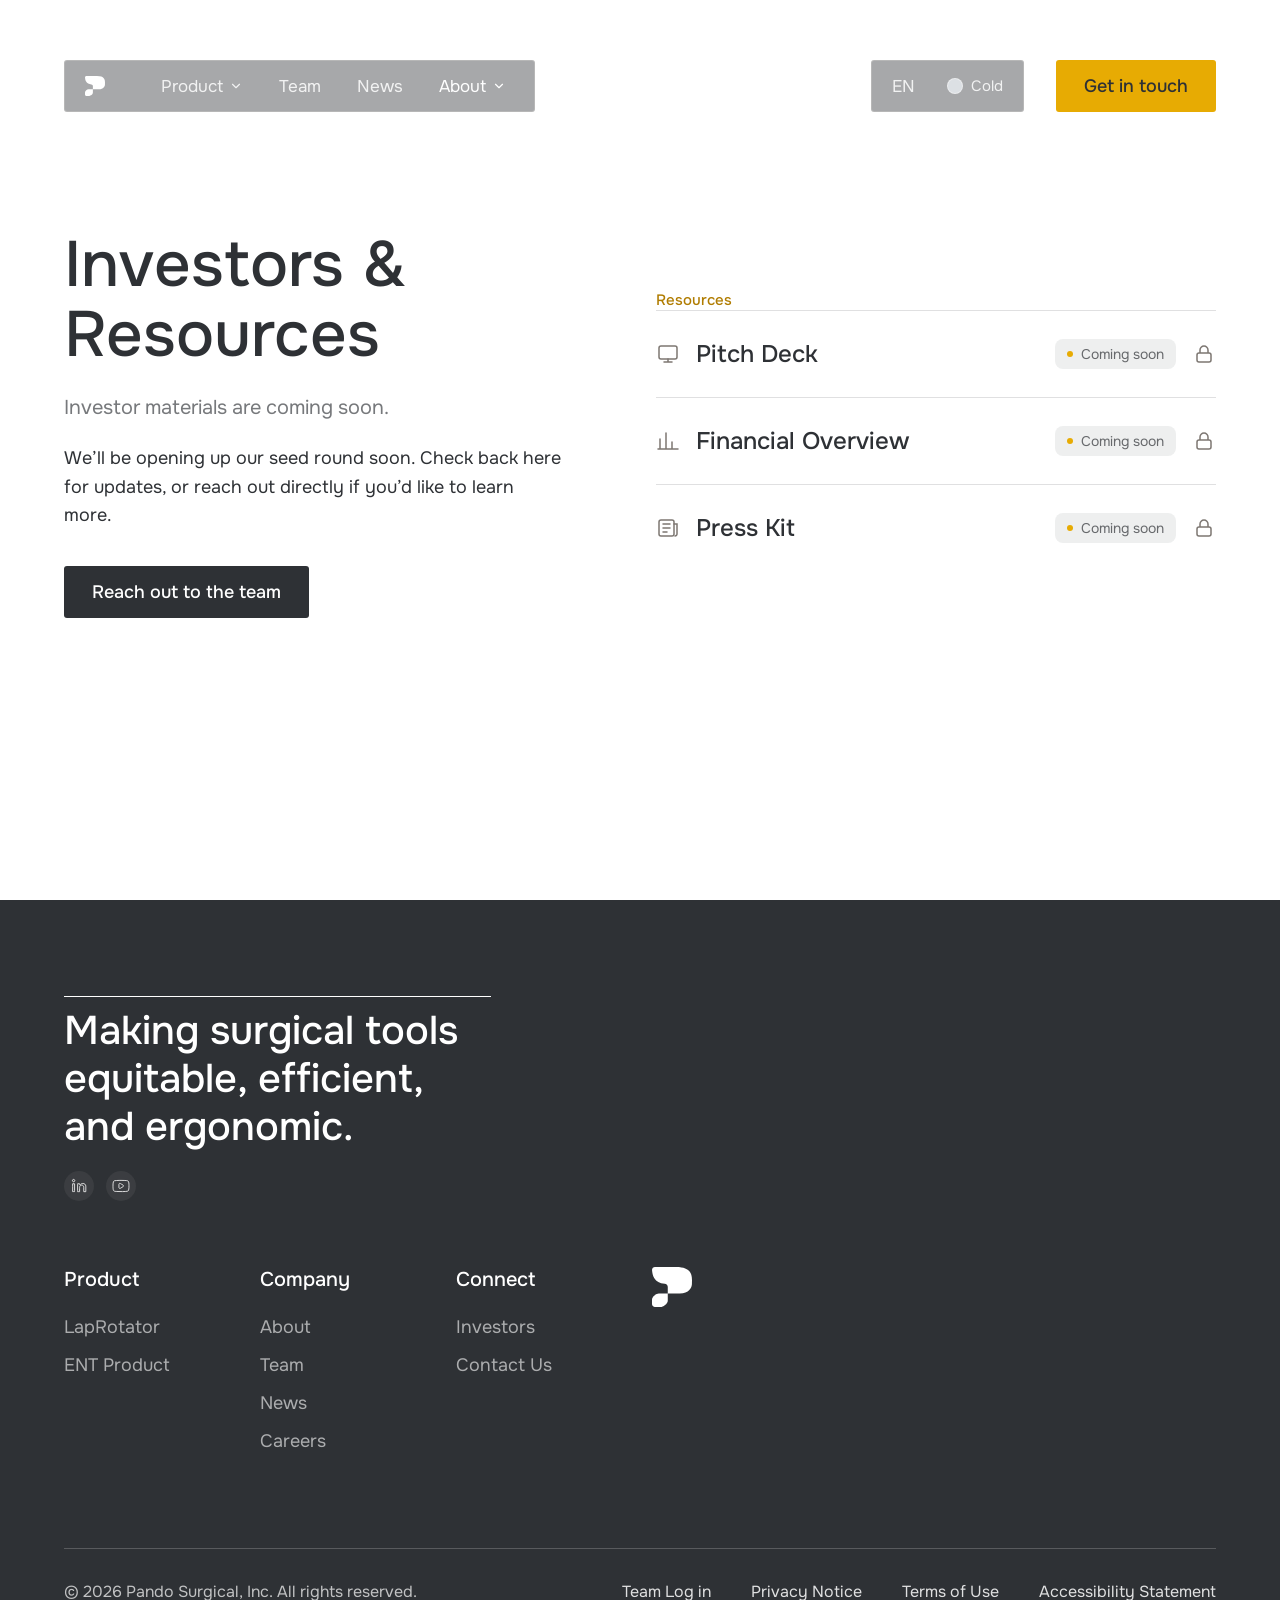
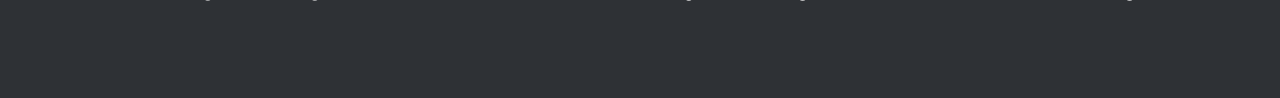
<file: investors.html>
<!doctype html>
<html lang="en" data-theme="cold">
<head>
<meta charset="utf-8">
<meta name="viewport" content="width=device-width, initial-scale=1">
<title>Investors & Resources | Pando Surgical</title>
<meta name="description" content="Investor materials for Pando Surgical are coming soon.">
<script>try{var t=localStorage.getItem("pando-theme");if(t==="warm"||t==="cold")document.documentElement.setAttribute("data-theme",t)}catch(e){}</script>
<link rel="icon" href="assets/icons/favicon.svg" type="image/svg+xml">
<link rel="preconnect" href="https://fonts.googleapis.com">
<link rel="preconnect" href="https://fonts.gstatic.com" crossorigin>
<link href="https://fonts.googleapis.com/css2?family=Onest:wght@400;500;600&display=swap" rel="stylesheet">
<link rel="stylesheet" href="css/style.css">
<noscript><style>body{opacity:1}.reveal{opacity:1;transform:none}</style></noscript>
</head>
<body class="page-light">
<a class="skip-link" href="#main">Skip to content</a>
<header class="nav" id="nav">
  <div class="nav-left glass">
    <a class="nav-logo" href="index.html" aria-label="Pando Surgical home"><svg aria-hidden="true" focusable="false" width="28" height="28" viewBox="0 0 28 28" fill="none" xmlns="http://www.w3.org/2000/svg"><path d="M8.94 11.80C1.49 11.01 0.24 5.91 0.04 2.09C-0.02 0.94 0.94 0 2.1 0H16.90C29.35 0 27.95 7.74 27.95 11.91C27.95 14.20 25.92 18.59 19.38 18.59H11.04V19.01V23.61C11.04 25.91 7.66 27.99 6.01 27.99L2.10 27.99C0.94 27.99 1.40e-05 27.06 1.40e-05 25.90L1.40e-05 22.98C1.40e-05 20.68 3.08 18.59 4.73 18.59H11.04V18.50V14.01C11.04 12.85 10.09 11.92 8.94 11.80Z" fill="currentColor"/></svg></a>
    <nav class="nav-links" aria-label="Main">
      <div class="dd">
        <button class="nav-link dd-toggle" aria-expanded="false" aria-controls="dd-product">Product <svg aria-hidden="true" focusable="false" width="14" height="14" viewBox="0 0 14 14" fill="none" xmlns="http://www.w3.org/2000/svg"><path d="M3.5 5.25L7 8.75L10.5 5.25" stroke="currentColor" stroke-width="1.16" stroke-linecap="round" stroke-linejoin="round"/></svg></button>
        <div class="dd-panel glass" id="dd-product">
          <a href="laprotator.html" class="">LapRotator</a>
          <a href="ent.html" class="">ENT Product</a>
        </div>
      </div>
      <a class="nav-link" href="team.html">Team</a>
      <a class="nav-link" href="news.html">News</a>
      <div class="dd">
        <button class="nav-link dd-toggle is-current" aria-expanded="false" aria-controls="dd-about">About <svg aria-hidden="true" focusable="false" width="14" height="14" viewBox="0 0 14 14" fill="none" xmlns="http://www.w3.org/2000/svg"><path d="M3.5 5.25L7 8.75L10.5 5.25" stroke="currentColor" stroke-width="1.16" stroke-linecap="round" stroke-linejoin="round"/></svg></button>
        <div class="dd-panel glass" id="dd-about">
          <a href="about.html" class="">Company</a>
          <a href="investors.html" class="is-current">Investors</a>
          <a href="careers.html" class="">Careers</a>
          <a href="contact.html" class="">Contact Us</a>
        </div>
      </div>
    </nav>
    <div class="mobile-extra">
      <div class="row">
        <button class="theme-toggle" data-theme-toggle><span class="swatch"></span><span class="theme-label">Cold</span></button>
      </div>
      <a class="btn btn-primary" href="contact.html">Get in touch</a>
    </div>
    <button class="nav-burger" aria-label="Menu" aria-expanded="false"><span></span></button>
  </div>
  <div class="nav-right">
    <div class="nav-util glass">
      <span class="nav-link" title="Language">EN</span>
      <button class="theme-toggle" data-theme-toggle><span class="swatch"></span><span class="theme-label">Cold</span></button>
    </div>
    <a class="btn btn-primary" href="contact.html">Get in touch</a>
  </div>
</header>
<main id="main">

<section class="investors">
  <div class="inv-intro reveal">
    <h1>Investors &amp; Resources</h1>
    <p class="sub">Investor materials are coming soon.</p>
    <p class="body">We’ll be opening up our seed round soon. Check back here for updates, or reach out directly if you’d like to learn more.</p>
    <a class="btn btn-dark" href="contact.html">Reach out to the team</a>
  </div>
  <div class="resources reveal">
    <p class="eyebrow">Resources</p>
    <div class="res-row"><img src="assets/icons/icon-deck.svg" alt=""><h2>Pitch Deck</h2><span class="chip">Coming soon</span><img src="assets/icons/icon-lock.svg" alt="Locked"></div><div class="res-row"><img src="assets/icons/icon-fin.svg" alt=""><h2>Financial Overview</h2><span class="chip">Coming soon</span><img src="assets/icons/icon-lock.svg" alt="Locked"></div><div class="res-row"><img src="assets/icons/icon-press.svg" alt=""><h2>Press Kit</h2><span class="chip">Coming soon</span><img src="assets/icons/icon-lock.svg" alt="Locked"></div>
  </div>
</section>

</main>
<footer class="footer-simple">
  <div class="fs-top">
    <div class="fs-brand">
      <p>Making surgical tools equitable, efficient, and ergonomic.</p>
      <div class="socials">
        <a class="social" href="https://www.linkedin.com/company/pandosurgical/posts/?feedView=all" aria-label="Pando Surgical on LinkedIn" target="_blank" rel="noopener"><svg aria-hidden="true" focusable="false" width="30" height="30" viewBox="0 0 30 30" fill="none" xmlns="http://www.w3.org/2000/svg"><circle class="bg" cx="15" cy="15" r="15"/><path d="M18.69 12.47C19.48 12.43 20.34 12.66 20.89 13.13C21.42 13.59 21.70 14.23 21.79 14.94C21.82 15.25 21.82 15.56 21.82 15.90V20.35C21.82 20.44 21.82 20.55 21.82 20.66C21.16 20.66 20.44 20.66 19.75 20.66C19.75 20.43 19.75 20.20 19.75 19.99V16.60C19.74 16.27 19.73 15.88 19.63 15.52C19.50 15.03 19.22 14.54 18.61 14.28C18.30 14.14 17.94 14.10 17.60 14.12C17.26 14.14 16.91 14.22 16.62 14.39C16.36 14.54 16.21 14.69 16.05 14.88L16.04 14.90C15.75 15.28 15.65 15.73 15.61 16.14C15.59 16.34 15.58 16.54 15.58 16.74L15.59 17.29V20.45C15.59 20.51 15.58 20.58 15.58 20.66H14.69C14.38 20.66 13.99 20.65 13.62 20.65C13.63 20.21 13.63 19.75 13.62 19.32V13.67C13.62 13.39 13.63 13.06 13.63 12.74C14.10 12.74 14.59 12.73 15.03 12.74C15.21 12.74 15.40 12.74 15.59 12.74C15.59 12.74 15.59 12.74 15.59 12.74C15.59 12.88 15.59 13.01 15.59 13.13C15.59 13.16 15.59 13.24 15.58 13.32C15.58 13.36 15.58 13.40 15.58 13.44C15.59 13.45 15.59 13.47 15.59 13.49C15.59 13.49 15.59 13.53 15.60 13.57L15.66 13.89L15.98 13.89H16.00L16.13 13.89L16.24 13.81C16.28 13.78 16.31 13.75 16.32 13.74C16.34 13.72 16.35 13.70 16.37 13.68C16.39 13.65 16.43 13.61 16.46 13.57C16.49 13.53 16.52 13.49 16.54 13.46C16.56 13.44 16.57 13.43 16.58 13.42C16.58 13.41 16.59 13.40 16.59 13.40C17.10 12.85 17.83 12.52 18.61 12.47L18.62 12.47C18.64 12.47 18.67 12.47 18.69 12.47H18.69Z" stroke="white" stroke-width="0.8"/><path d="M10.08 12.74C10.21 12.74 10.39 12.74 10.57 12.74V19.58L10.57 20.48C10.57 20.51 10.57 20.55 10.57 20.58C10.23 20.59 9.90 20.59 9.56 20.58C9.26 20.58 8.95 20.58 8.65 20.59L8.65 15.27V13.03C8.65 12.92 8.65 12.83 8.65 12.74H10.08Z" stroke="white" stroke-width="0.8"/><path d="M9.47 8.40C10.13 8.33 10.72 8.81 10.79 9.47C10.86 10.13 10.37 10.72 9.71 10.79C9.10 10.85 8.54 10.43 8.42 9.84L8.40 9.72C8.33 9.06 8.81 8.47 9.47 8.40Z" stroke="white" stroke-width="0.8"/></svg></a>
        <a class="social" href="https://www.youtube.com/@pandosurgical" aria-label="Pando Surgical on YouTube" target="_blank" rel="noopener"><svg aria-hidden="true" focusable="false" width="30" height="30" viewBox="0 0 30 30" fill="none" xmlns="http://www.w3.org/2000/svg"><circle class="bg" cx="15" cy="15" r="15"/><path d="M15.04 9.40H15.04C16.32 9.39 17.60 9.41 18.88 9.48V9.48C19.40 9.51 20.05 9.51 20.68 9.59C21.32 9.68 21.83 9.83 22.11 10.08C22.29 10.24 22.45 10.49 22.58 10.83C22.70 11.17 22.79 11.57 22.85 11.99C22.96 12.84 22.96 13.74 22.98 14.39C23.03 15.92 22.98 17.73 22.61 19.14V19.14C22.46 19.70 22.07 20.02 21.52 20.21C20.96 20.40 20.29 20.44 19.68 20.47L19.67 20.47C18.72 20.53 17.81 20.55 16.86 20.57L16.85 20.57C16.72 20.58 16.60 20.58 16.47 20.58H16.47C14.58 20.62 12.68 20.58 10.79 20.48H10.79C10.31 20.46 9.71 20.45 9.14 20.36C8.55 20.27 8.09 20.11 7.85 19.87L7.84 19.87L7.69 19.70C7.60 19.59 7.52 19.47 7.45 19.33L7.36 19.13C7.24 18.79 7.14 18.07 7.08 17.27C7.01 16.48 6.99 15.69 7.00 15.23C7.03 13.68 6.99 12.11 7.41 10.71C7.47 10.52 7.63 10.30 7.86 10.11C8.08 9.91 8.34 9.78 8.54 9.73C9.17 9.59 9.88 9.54 10.57 9.50L10.57 9.50C11.41 9.45 12.25 9.42 13.09 9.41H13.10L13.11 9.41L13.14 9.41C13.72 9.38 14.42 9.40 15.04 9.40ZM14.32 12.49C13.71 12.13 12.92 12.57 12.93 13.29C12.94 14.37 12.94 15.45 12.93 16.54C12.92 17.26 13.71 17.69 14.32 17.32C14.57 17.16 14.82 17.01 15.08 16.86L15.08 16.86C15.38 16.68 15.84 16.43 16.17 16.21C16.48 16.05 16.77 15.88 17.04 15.72C17.63 15.37 17.69 14.47 17.06 14.10L15.22 13.01H15.22C15.09 12.93 14.94 12.85 14.79 12.76C14.64 12.67 14.48 12.58 14.32 12.49Z" stroke="white" stroke-width="0.8"/></svg></a>
      </div>
    </div>
    <div class="fs-right">
      <div class="footer-cols">
        <div class="footer-col">
          <h2>Product</h2>
          <ul><li><a href="laprotator.html">LapRotator</a></li><li><a href="ent.html">ENT Product</a></li></ul>
        </div>
        <div class="footer-col">
          <h2>Company</h2>
          <ul><li><a href="about.html">About</a></li><li><a href="team.html">Team</a></li><li><a href="news.html">News</a></li><li><a href="careers.html">Careers</a></li></ul>
        </div>
        <div class="footer-col">
          <h2>Connect</h2>
          <ul><li><a href="investors.html">Investors</a></li><li><a href="contact.html">Contact Us</a></li></ul>
        </div>
      </div>
      <a href="index.html" class="fs-mark" aria-label="Pando Surgical home"><svg aria-hidden="true" focusable="false" width="40" height="40" viewBox="0 0 40 40" fill="none" xmlns="http://www.w3.org/2000/svg"><path d="M12.77 16.86C2.13 15.72 0.35 8.45 0.05 2.99C-0.03 1.34 1.34 0 3 0H24.15C41.92 0 39.93 11.06 39.93 17.01C39.93 20.29 37.03 26.56 27.69 26.56H15.77V27.16V33.73C15.77 37.01 10.94 39.99 8.58 39.99L3.00 39.99C1.34 39.99 2.01e-05 38.65 2.01e-05 37.00L2.01e-05 32.83C2.01e-05 29.55 4.40 26.56 6.76 26.56H15.77V26.43V20.01C15.77 18.35 14.42 17.03 12.77 16.86Z" fill="currentColor"/></svg></a>
    </div>
  </div>
  <div class="fs-bottom">
    <small>© 2026 Pando Surgical, Inc. All rights reserved.</small>
    <nav class="fs-legal" aria-label="Legal">
      <button type="button" data-modal="login">Team Log in</button>
      <a href="privacy.html">Privacy Notice</a>
      <a href="terms.html">Terms of Use</a>
      <a href="accessibility.html">Accessibility Statement</a>
    </nav>
  </div>
</footer>
<div class="modal" id="login" role="dialog" aria-modal="true" aria-labelledby="login-title" aria-hidden="true">
  <div class="modal-card login-card">
    <div class="login-head">
      <h2 id="login-title">Welcome back</h2>
      <p>Sign in to access your account</p>
    </div>
    <button class="modal-close" aria-label="Close"><img src="assets/icons/icon-close.svg" alt=""></button>
    <form class="login-body" data-demo="Sign in isn’t connected yet. This is a preview of the design.">
      <button type="button" class="btn btn-google btn-block"><svg viewBox="0 0 48 48" aria-hidden="true"><path fill="#FFC107" d="M43.6 20.5H42V20H24v8h11.3C33.7 32.7 29.2 36 24 36c-6.6 0-12-5.4-12-12s5.4-12 12-12c3.1 0 5.8 1.2 7.9 3.1l5.7-5.7C34 6.1 29.3 4 24 4 12.9 4 4 12.9 4 24s8.9 20 20 20 20-8.9 20-20c0-1.3-.1-2.4-.4-3.5z"/><path fill="#FF3D00" d="M6.3 14.7l6.6 4.8C14.7 15.1 19 12 24 12c3.1 0 5.8 1.2 7.9 3.1l5.7-5.7C34 6.1 29.3 4 24 4 16.3 4 9.7 8.3 6.3 14.7z"/><path fill="#4CAF50" d="M24 44c5.2 0 9.9-2 13.4-5.2l-6.2-5.2C29.2 35.1 26.7 36 24 36c-5.2 0-9.6-3.3-11.3-7.9l-6.5 5C9.5 39.6 16.2 44 24 44z"/><path fill="#1976D2" d="M43.6 20.5H42V20H24v8h11.3c-.8 2.2-2.2 4.2-4.1 5.6l6.2 5.2C37 39.2 44 34 44 24c0-1.3-.1-2.4-.4-3.5z"/></svg> Continue with Google</button>
      <div class="or">or</div>
      <div class="field">
        <label for="login-email">Email address</label>
        <div class="input-icon"><img src="assets/icons/icon-mail.svg" alt=""><input id="login-email" type="email" placeholder="you@example.com" autocomplete="email" required></div>
      </div>
      <div class="field">
        <label for="login-pass">Password</label>
        <div class="input-icon"><img src="assets/icons/icon-lock-field.svg" alt=""><input id="login-pass" type="password" placeholder="Enter your password" autocomplete="current-password" required>
          <button type="button" class="eye" aria-label="Show password"><img src="assets/icons/icon-eye.svg" alt=""></button></div>
      </div>
      <a class="forgot" href="mailto:contact@pandosurgical.com?subject=Password%20reset">Forgot password?</a>
      <button class="btn btn-primary btn-block" type="submit">Sign in</button>
      <p class="form-note" role="status"></p>
      <p class="login-foot">Don’t have an account? <a href="mailto:contact@pandosurgical.com?subject=Request%20access">Request access</a></p>
    </form>
  </div>
</div>

<script src="js/main.js"></script>
</body>
</html>
</file>
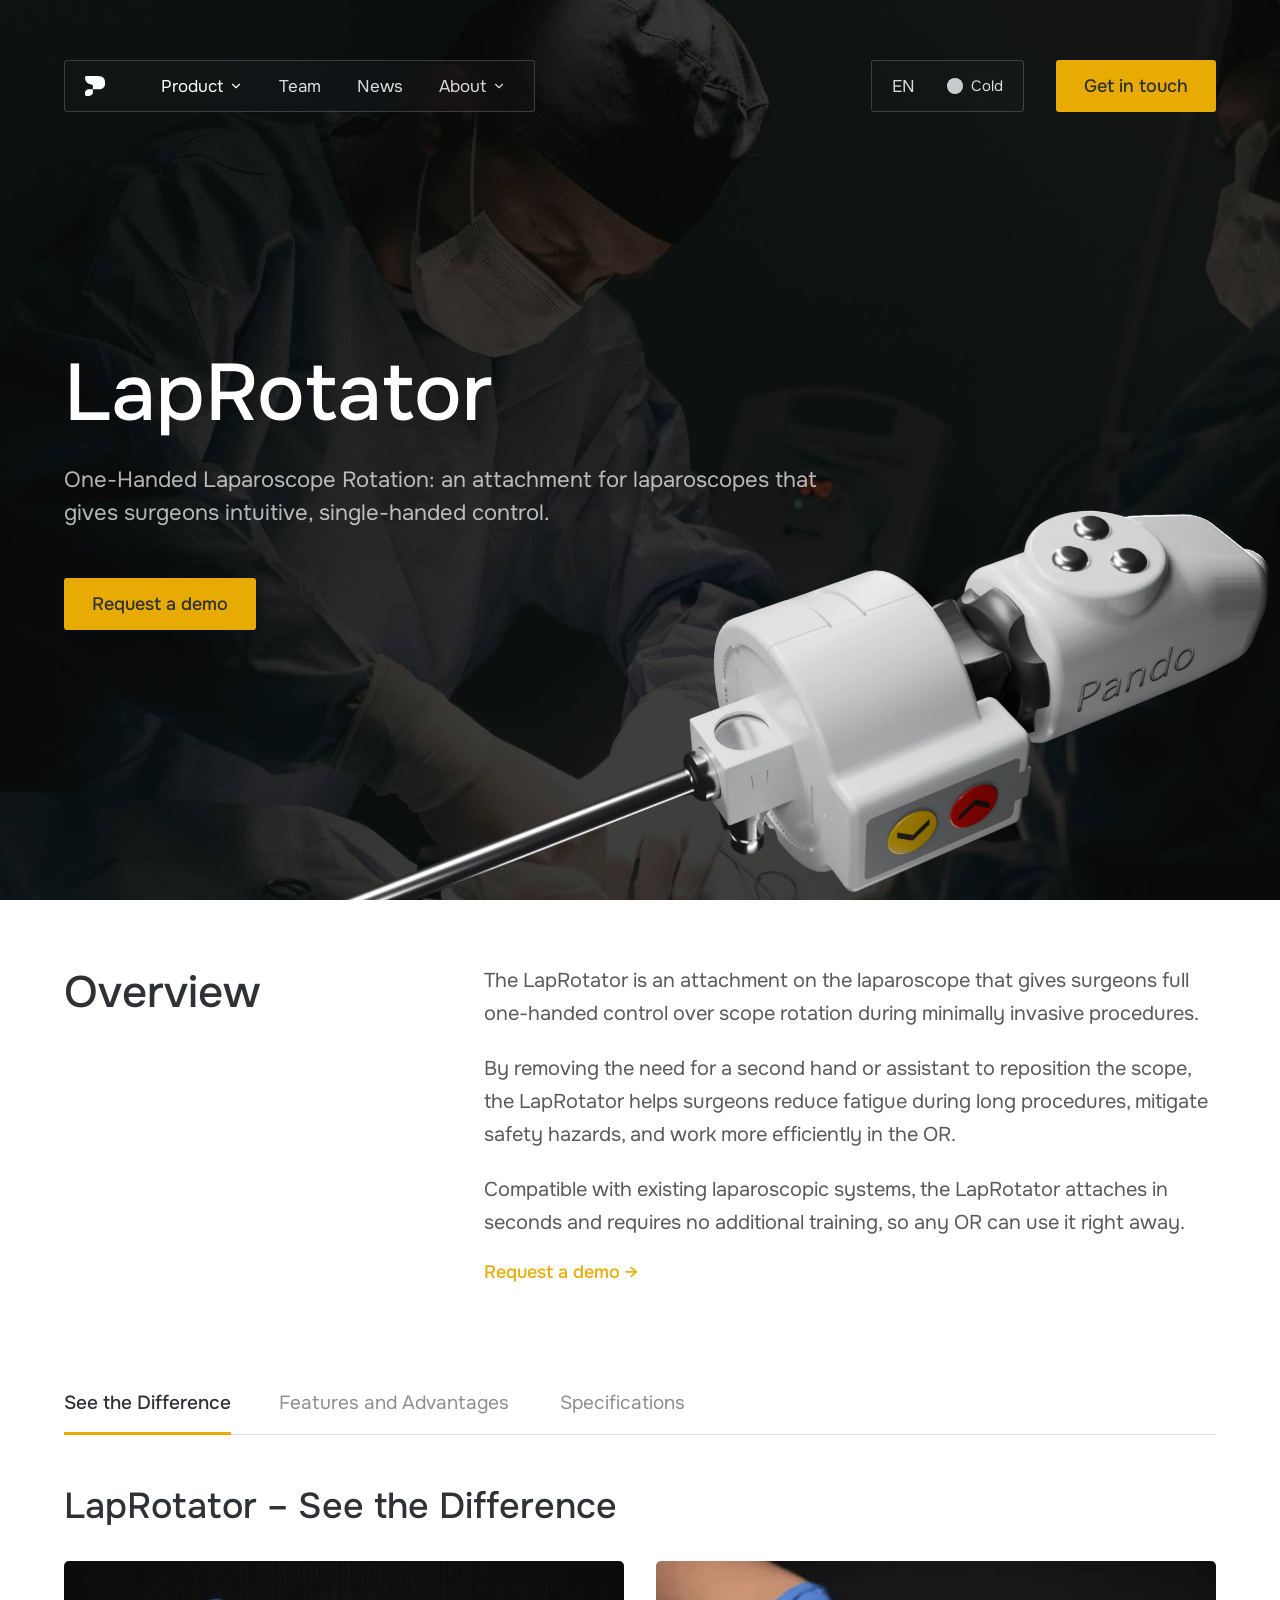
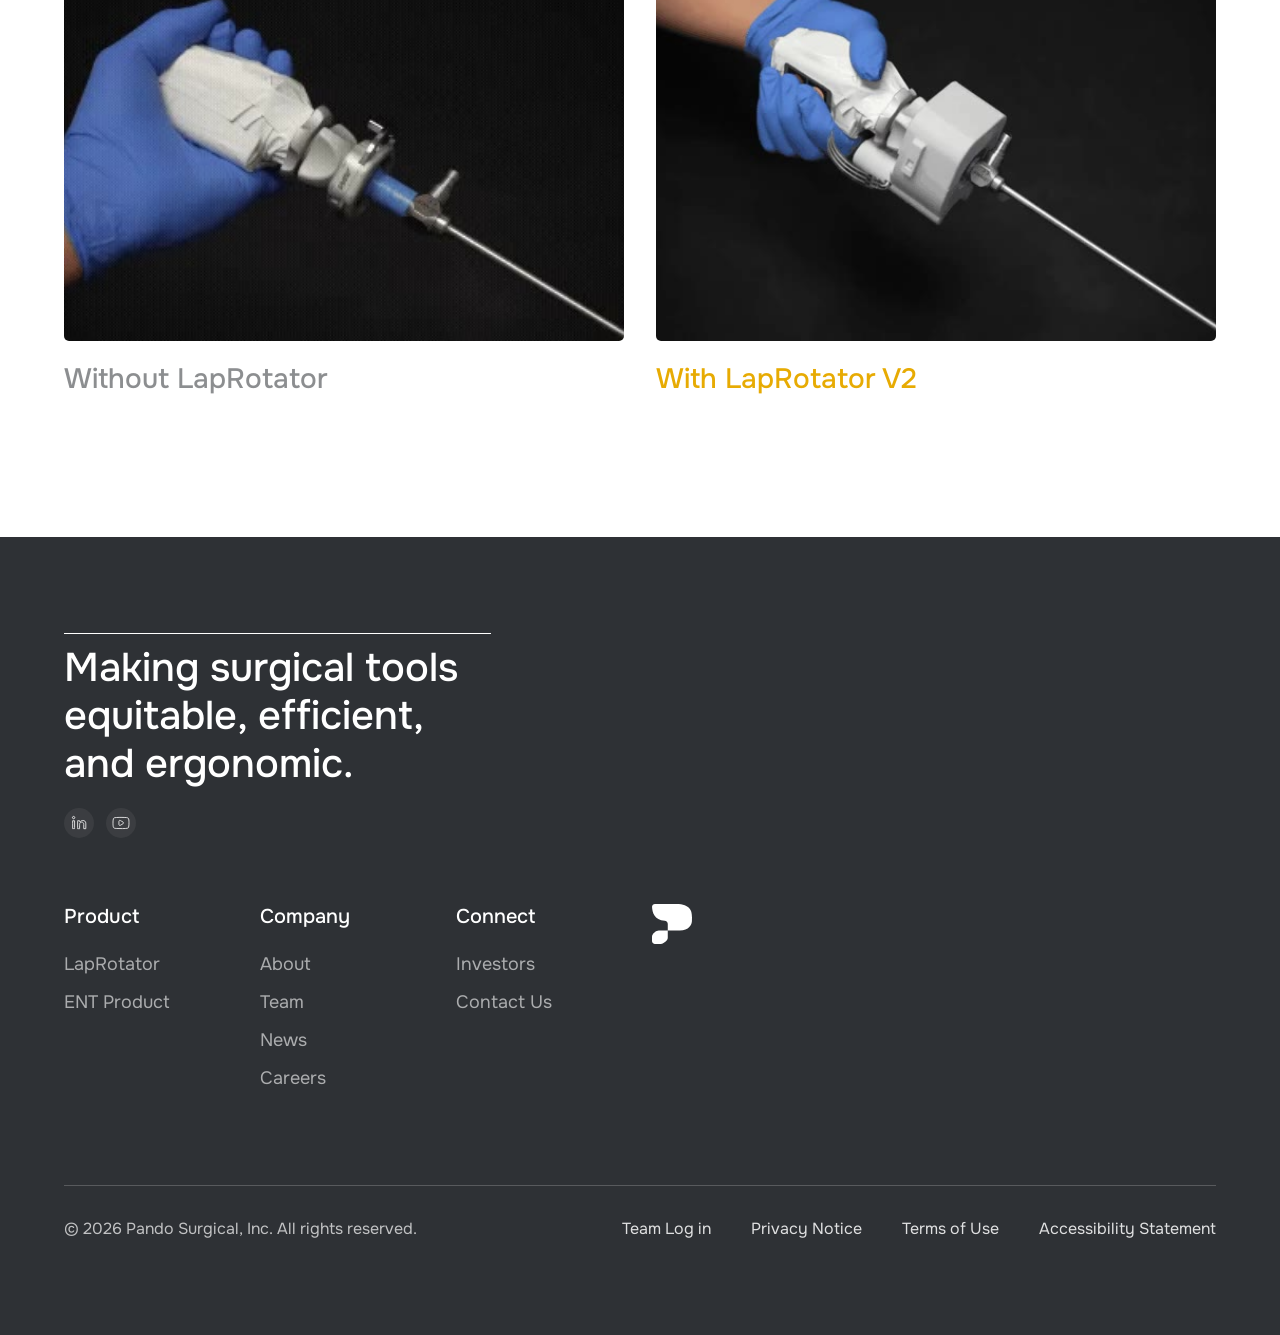
<file: laprotator.html>
<!doctype html>
<html lang="en" data-theme="cold">
<head>
<meta charset="utf-8">
<meta name="viewport" content="width=device-width, initial-scale=1">
<title>LapRotator | Pando Surgical</title>
<meta name="description" content="LapRotator: an attachment for laparoscopes that gives surgeons intuitive, single-handed scope rotation.">
<script>try{var t=localStorage.getItem("pando-theme");if(t==="warm"||t==="cold")document.documentElement.setAttribute("data-theme",t)}catch(e){}</script>
<link rel="icon" href="assets/icons/favicon.svg" type="image/svg+xml">
<link rel="preconnect" href="https://fonts.googleapis.com">
<link rel="preconnect" href="https://fonts.gstatic.com" crossorigin>
<link href="https://fonts.googleapis.com/css2?family=Onest:wght@400;500;600&display=swap" rel="stylesheet">
<link rel="stylesheet" href="css/style.css">
<noscript><style>body{opacity:1}.reveal{opacity:1;transform:none}</style></noscript>
</head>
<body class="page-dark">
<a class="skip-link" href="#main">Skip to content</a>
<header class="nav" id="nav">
  <div class="nav-left glass">
    <a class="nav-logo" href="index.html" aria-label="Pando Surgical home"><svg aria-hidden="true" focusable="false" width="28" height="28" viewBox="0 0 28 28" fill="none" xmlns="http://www.w3.org/2000/svg"><path d="M8.94 11.80C1.49 11.01 0.24 5.91 0.04 2.09C-0.02 0.94 0.94 0 2.1 0H16.90C29.35 0 27.95 7.74 27.95 11.91C27.95 14.20 25.92 18.59 19.38 18.59H11.04V19.01V23.61C11.04 25.91 7.66 27.99 6.01 27.99L2.10 27.99C0.94 27.99 1.40e-05 27.06 1.40e-05 25.90L1.40e-05 22.98C1.40e-05 20.68 3.08 18.59 4.73 18.59H11.04V18.50V14.01C11.04 12.85 10.09 11.92 8.94 11.80Z" fill="currentColor"/></svg></a>
    <nav class="nav-links" aria-label="Main">
      <div class="dd">
        <button class="nav-link dd-toggle is-current" aria-expanded="false" aria-controls="dd-product">Product <svg aria-hidden="true" focusable="false" width="14" height="14" viewBox="0 0 14 14" fill="none" xmlns="http://www.w3.org/2000/svg"><path d="M3.5 5.25L7 8.75L10.5 5.25" stroke="currentColor" stroke-width="1.16" stroke-linecap="round" stroke-linejoin="round"/></svg></button>
        <div class="dd-panel glass" id="dd-product">
          <a href="laprotator.html" class="is-current">LapRotator</a>
          <a href="ent.html" class="">ENT Product</a>
        </div>
      </div>
      <a class="nav-link" href="team.html">Team</a>
      <a class="nav-link" href="news.html">News</a>
      <div class="dd">
        <button class="nav-link dd-toggle" aria-expanded="false" aria-controls="dd-about">About <svg aria-hidden="true" focusable="false" width="14" height="14" viewBox="0 0 14 14" fill="none" xmlns="http://www.w3.org/2000/svg"><path d="M3.5 5.25L7 8.75L10.5 5.25" stroke="currentColor" stroke-width="1.16" stroke-linecap="round" stroke-linejoin="round"/></svg></button>
        <div class="dd-panel glass" id="dd-about">
          <a href="about.html" class="">Company</a>
          <a href="investors.html" class="">Investors</a>
          <a href="careers.html" class="">Careers</a>
          <a href="contact.html" class="">Contact Us</a>
        </div>
      </div>
    </nav>
    <div class="mobile-extra">
      <div class="row">
        <button class="theme-toggle" data-theme-toggle><span class="swatch"></span><span class="theme-label">Cold</span></button>
      </div>
      <a class="btn btn-primary" href="contact.html">Get in touch</a>
    </div>
    <button class="nav-burger" aria-label="Menu" aria-expanded="false"><span></span></button>
  </div>
  <div class="nav-right">
    <div class="nav-util glass">
      <span class="nav-link" title="Language">EN</span>
      <button class="theme-toggle" data-theme-toggle><span class="swatch"></span><span class="theme-label">Cold</span></button>
    </div>
    <a class="btn btn-primary" href="contact.html">Get in touch</a>
  </div>
</header>
<main id="main">

<section class="lr-hero">
  <div class="lr-art"><div class="lr-float"><img src="assets/img/laprotator-hero-render.webp" alt="LapRotator attached to a laparoscope" width="1920" height="856"></div></div>
  <div class="lr-hero-text">
    <h1>LapRotator</h1>
    <p>One-Handed Laparoscope Rotation: an attachment for laparoscopes that gives surgeons intuitive, single-handed control.</p>
    <a class="btn btn-primary" href="contact.html">Request a demo</a>
  </div>
</section>

<section class="overview">
  <h2 class="reveal">Overview</h2>
  <div class="overview-body reveal">
    <p>The LapRotator is an attachment on the laparoscope that gives surgeons full one-handed control over scope rotation during minimally invasive procedures.</p>
    <p>By removing the need for a second hand or assistant to reposition the scope, the LapRotator helps surgeons reduce fatigue during long procedures, mitigate safety hazards, and work more efficiently in the OR.</p>
    <p>Compatible with existing laparoscopic systems, the LapRotator attaches in seconds and requires no additional training, so any OR can use it right away.</p>
    <a class="text-link" href="contact.html">Request a demo →</a>
  </div>
</section>

<section class="details">
  <div class="tabs" role="tablist" aria-label="LapRotator details">
    <button class="tab" role="tab" id="tab-diff" aria-controls="panel-diff" aria-selected="true" data-text="See the Difference">See the Difference</button>
    <button class="tab" role="tab" id="tab-feat" aria-controls="panel-feat" aria-selected="false" tabindex="-1" data-text="Features and Advantages">Features and Advantages</button>
    <button class="tab" role="tab" id="tab-spec" aria-controls="panel-spec" aria-selected="false" tabindex="-1" data-text="Specifications">Specifications</button>
  </div>
  <div class="tab-panel" role="tabpanel" id="panel-diff" aria-labelledby="tab-diff">
    <h3>LapRotator – See the Difference</h3>
    <div class="compare">
      <figure><video src="assets/video/compare-1.mp4" poster="assets/video/compare-1.jpg" autoplay muted loop playsinline preload="metadata" aria-label="Surgeon rotating a laparoscope by hand, without LapRotator"></video><figcaption>Without LapRotator</figcaption></figure>
      <figure><video src="assets/video/compare-2.mp4" poster="assets/video/compare-2.jpg" autoplay muted loop playsinline preload="metadata" aria-label="Surgeon rotating a laparoscope one-handed with LapRotator V2 attached"></video><figcaption>With LapRotator V2</figcaption></figure>
    </div>
  </div>
  <div class="tab-panel" role="tabpanel" id="panel-feat" aria-labelledby="tab-feat" hidden>
    <h3>Features and Advantages</h3>
    <ul class="features">
      <li><span class="check"><img src="assets/icons/icon-check.svg" alt="" width="16" height="16"></span>Simple user interface</li>
      <li><span class="check"><img src="assets/icons/icon-check.svg" alt="" width="16" height="16"></span>Designed to help reduce surgeon fatigue during procedures</li>
      <li><span class="check"><img src="assets/icons/icon-check.svg" alt="" width="16" height="16"></span>One-handed rotation for enhanced control</li>
      <li><span class="check"><img src="assets/icons/icon-check.svg" alt="" width="16" height="16"></span>Compatible with existing laparoscopic systems</li>
      <li><span class="check"><img src="assets/icons/icon-check.svg" alt="" width="16" height="16"></span>Compact and lightweight frame</li>
    </ul>
  </div>
  <div class="tab-panel" role="tabpanel" id="panel-spec" aria-labelledby="tab-spec" hidden>
    <h3>Specifications</h3>
    <h4 class="spec-head">Compatibility</h4>
    <p class="spec-intro">The LapRotator is compatible with the following Stryker rigid laparoscopes and camera coupler:</p>
    <dl class="spec-table">
      <div class="spec-row"><dt>Laparoscopes (Standard Autoclavable, 30 cm)</dt><dd><span class="pn">502-555-010/030/045</span> (5.0 mm); <span class="pn">502-457-010/030/045</span> (10.0 mm)</dd></div>
      <div class="spec-row"><dt>IDEAL EYES™ HD (30 cm)</dt><dd><span class="pn">502-539-010/030/045</span> (5.0 mm); <span class="pn">502-859-010/030/045</span> (10.0 mm)</dd></div>
      <div class="spec-row"><dt>Bariatric (45 cm)</dt><dd><span class="pn">502-205-010/030/045</span> (5.0 mm)</dd></div>
      <div class="spec-row"><dt>Pediatric</dt><dd><span class="pn">502-543-010/030</span> (2.7 mm); <span class="pn">502-290-010/030</span> (2.9 mm, IDEAL EYES™)</dd></div>
      <div class="spec-row"><dt>Camera coupler</dt><dd>Stryker 1488 HD Camera Head Coupler, 18 mm (P/N <span class="pn">1488-020-122</span>)</dd></div>
    </dl>
  </div>
</section>

</main>
<footer class="footer-simple">
  <div class="fs-top">
    <div class="fs-brand">
      <p>Making surgical tools equitable, efficient, and ergonomic.</p>
      <div class="socials">
        <a class="social" href="https://www.linkedin.com/company/pandosurgical/posts/?feedView=all" aria-label="Pando Surgical on LinkedIn" target="_blank" rel="noopener"><svg aria-hidden="true" focusable="false" width="30" height="30" viewBox="0 0 30 30" fill="none" xmlns="http://www.w3.org/2000/svg"><circle class="bg" cx="15" cy="15" r="15"/><path d="M18.69 12.47C19.48 12.43 20.34 12.66 20.89 13.13C21.42 13.59 21.70 14.23 21.79 14.94C21.82 15.25 21.82 15.56 21.82 15.90V20.35C21.82 20.44 21.82 20.55 21.82 20.66C21.16 20.66 20.44 20.66 19.75 20.66C19.75 20.43 19.75 20.20 19.75 19.99V16.60C19.74 16.27 19.73 15.88 19.63 15.52C19.50 15.03 19.22 14.54 18.61 14.28C18.30 14.14 17.94 14.10 17.60 14.12C17.26 14.14 16.91 14.22 16.62 14.39C16.36 14.54 16.21 14.69 16.05 14.88L16.04 14.90C15.75 15.28 15.65 15.73 15.61 16.14C15.59 16.34 15.58 16.54 15.58 16.74L15.59 17.29V20.45C15.59 20.51 15.58 20.58 15.58 20.66H14.69C14.38 20.66 13.99 20.65 13.62 20.65C13.63 20.21 13.63 19.75 13.62 19.32V13.67C13.62 13.39 13.63 13.06 13.63 12.74C14.10 12.74 14.59 12.73 15.03 12.74C15.21 12.74 15.40 12.74 15.59 12.74C15.59 12.74 15.59 12.74 15.59 12.74C15.59 12.88 15.59 13.01 15.59 13.13C15.59 13.16 15.59 13.24 15.58 13.32C15.58 13.36 15.58 13.40 15.58 13.44C15.59 13.45 15.59 13.47 15.59 13.49C15.59 13.49 15.59 13.53 15.60 13.57L15.66 13.89L15.98 13.89H16.00L16.13 13.89L16.24 13.81C16.28 13.78 16.31 13.75 16.32 13.74C16.34 13.72 16.35 13.70 16.37 13.68C16.39 13.65 16.43 13.61 16.46 13.57C16.49 13.53 16.52 13.49 16.54 13.46C16.56 13.44 16.57 13.43 16.58 13.42C16.58 13.41 16.59 13.40 16.59 13.40C17.10 12.85 17.83 12.52 18.61 12.47L18.62 12.47C18.64 12.47 18.67 12.47 18.69 12.47H18.69Z" stroke="white" stroke-width="0.8"/><path d="M10.08 12.74C10.21 12.74 10.39 12.74 10.57 12.74V19.58L10.57 20.48C10.57 20.51 10.57 20.55 10.57 20.58C10.23 20.59 9.90 20.59 9.56 20.58C9.26 20.58 8.95 20.58 8.65 20.59L8.65 15.27V13.03C8.65 12.92 8.65 12.83 8.65 12.74H10.08Z" stroke="white" stroke-width="0.8"/><path d="M9.47 8.40C10.13 8.33 10.72 8.81 10.79 9.47C10.86 10.13 10.37 10.72 9.71 10.79C9.10 10.85 8.54 10.43 8.42 9.84L8.40 9.72C8.33 9.06 8.81 8.47 9.47 8.40Z" stroke="white" stroke-width="0.8"/></svg></a>
        <a class="social" href="https://www.youtube.com/@pandosurgical" aria-label="Pando Surgical on YouTube" target="_blank" rel="noopener"><svg aria-hidden="true" focusable="false" width="30" height="30" viewBox="0 0 30 30" fill="none" xmlns="http://www.w3.org/2000/svg"><circle class="bg" cx="15" cy="15" r="15"/><path d="M15.04 9.40H15.04C16.32 9.39 17.60 9.41 18.88 9.48V9.48C19.40 9.51 20.05 9.51 20.68 9.59C21.32 9.68 21.83 9.83 22.11 10.08C22.29 10.24 22.45 10.49 22.58 10.83C22.70 11.17 22.79 11.57 22.85 11.99C22.96 12.84 22.96 13.74 22.98 14.39C23.03 15.92 22.98 17.73 22.61 19.14V19.14C22.46 19.70 22.07 20.02 21.52 20.21C20.96 20.40 20.29 20.44 19.68 20.47L19.67 20.47C18.72 20.53 17.81 20.55 16.86 20.57L16.85 20.57C16.72 20.58 16.60 20.58 16.47 20.58H16.47C14.58 20.62 12.68 20.58 10.79 20.48H10.79C10.31 20.46 9.71 20.45 9.14 20.36C8.55 20.27 8.09 20.11 7.85 19.87L7.84 19.87L7.69 19.70C7.60 19.59 7.52 19.47 7.45 19.33L7.36 19.13C7.24 18.79 7.14 18.07 7.08 17.27C7.01 16.48 6.99 15.69 7.00 15.23C7.03 13.68 6.99 12.11 7.41 10.71C7.47 10.52 7.63 10.30 7.86 10.11C8.08 9.91 8.34 9.78 8.54 9.73C9.17 9.59 9.88 9.54 10.57 9.50L10.57 9.50C11.41 9.45 12.25 9.42 13.09 9.41H13.10L13.11 9.41L13.14 9.41C13.72 9.38 14.42 9.40 15.04 9.40ZM14.32 12.49C13.71 12.13 12.92 12.57 12.93 13.29C12.94 14.37 12.94 15.45 12.93 16.54C12.92 17.26 13.71 17.69 14.32 17.32C14.57 17.16 14.82 17.01 15.08 16.86L15.08 16.86C15.38 16.68 15.84 16.43 16.17 16.21C16.48 16.05 16.77 15.88 17.04 15.72C17.63 15.37 17.69 14.47 17.06 14.10L15.22 13.01H15.22C15.09 12.93 14.94 12.85 14.79 12.76C14.64 12.67 14.48 12.58 14.32 12.49Z" stroke="white" stroke-width="0.8"/></svg></a>
      </div>
    </div>
    <div class="fs-right">
      <div class="footer-cols">
        <div class="footer-col">
          <h2>Product</h2>
          <ul><li><a href="laprotator.html">LapRotator</a></li><li><a href="ent.html">ENT Product</a></li></ul>
        </div>
        <div class="footer-col">
          <h2>Company</h2>
          <ul><li><a href="about.html">About</a></li><li><a href="team.html">Team</a></li><li><a href="news.html">News</a></li><li><a href="careers.html">Careers</a></li></ul>
        </div>
        <div class="footer-col">
          <h2>Connect</h2>
          <ul><li><a href="investors.html">Investors</a></li><li><a href="contact.html">Contact Us</a></li></ul>
        </div>
      </div>
      <a href="index.html" class="fs-mark" aria-label="Pando Surgical home"><svg aria-hidden="true" focusable="false" width="40" height="40" viewBox="0 0 40 40" fill="none" xmlns="http://www.w3.org/2000/svg"><path d="M12.77 16.86C2.13 15.72 0.35 8.45 0.05 2.99C-0.03 1.34 1.34 0 3 0H24.15C41.92 0 39.93 11.06 39.93 17.01C39.93 20.29 37.03 26.56 27.69 26.56H15.77V27.16V33.73C15.77 37.01 10.94 39.99 8.58 39.99L3.00 39.99C1.34 39.99 2.01e-05 38.65 2.01e-05 37.00L2.01e-05 32.83C2.01e-05 29.55 4.40 26.56 6.76 26.56H15.77V26.43V20.01C15.77 18.35 14.42 17.03 12.77 16.86Z" fill="currentColor"/></svg></a>
    </div>
  </div>
  <div class="fs-bottom">
    <small>© 2026 Pando Surgical, Inc. All rights reserved.</small>
    <nav class="fs-legal" aria-label="Legal">
      <button type="button" data-modal="login">Team Log in</button>
      <a href="privacy.html">Privacy Notice</a>
      <a href="terms.html">Terms of Use</a>
      <a href="accessibility.html">Accessibility Statement</a>
    </nav>
  </div>
</footer>
<div class="modal" id="login" role="dialog" aria-modal="true" aria-labelledby="login-title" aria-hidden="true">
  <div class="modal-card login-card">
    <div class="login-head">
      <h2 id="login-title">Welcome back</h2>
      <p>Sign in to access your account</p>
    </div>
    <button class="modal-close" aria-label="Close"><img src="assets/icons/icon-close.svg" alt=""></button>
    <form class="login-body" data-demo="Sign in isn’t connected yet. This is a preview of the design.">
      <button type="button" class="btn btn-google btn-block"><svg viewBox="0 0 48 48" aria-hidden="true"><path fill="#FFC107" d="M43.6 20.5H42V20H24v8h11.3C33.7 32.7 29.2 36 24 36c-6.6 0-12-5.4-12-12s5.4-12 12-12c3.1 0 5.8 1.2 7.9 3.1l5.7-5.7C34 6.1 29.3 4 24 4 12.9 4 4 12.9 4 24s8.9 20 20 20 20-8.9 20-20c0-1.3-.1-2.4-.4-3.5z"/><path fill="#FF3D00" d="M6.3 14.7l6.6 4.8C14.7 15.1 19 12 24 12c3.1 0 5.8 1.2 7.9 3.1l5.7-5.7C34 6.1 29.3 4 24 4 16.3 4 9.7 8.3 6.3 14.7z"/><path fill="#4CAF50" d="M24 44c5.2 0 9.9-2 13.4-5.2l-6.2-5.2C29.2 35.1 26.7 36 24 36c-5.2 0-9.6-3.3-11.3-7.9l-6.5 5C9.5 39.6 16.2 44 24 44z"/><path fill="#1976D2" d="M43.6 20.5H42V20H24v8h11.3c-.8 2.2-2.2 4.2-4.1 5.6l6.2 5.2C37 39.2 44 34 44 24c0-1.3-.1-2.4-.4-3.5z"/></svg> Continue with Google</button>
      <div class="or">or</div>
      <div class="field">
        <label for="login-email">Email address</label>
        <div class="input-icon"><img src="assets/icons/icon-mail.svg" alt=""><input id="login-email" type="email" placeholder="you@example.com" autocomplete="email" required></div>
      </div>
      <div class="field">
        <label for="login-pass">Password</label>
        <div class="input-icon"><img src="assets/icons/icon-lock-field.svg" alt=""><input id="login-pass" type="password" placeholder="Enter your password" autocomplete="current-password" required>
          <button type="button" class="eye" aria-label="Show password"><img src="assets/icons/icon-eye.svg" alt=""></button></div>
      </div>
      <a class="forgot" href="mailto:contact@pandosurgical.com?subject=Password%20reset">Forgot password?</a>
      <button class="btn btn-primary btn-block" type="submit">Sign in</button>
      <p class="form-note" role="status"></p>
      <p class="login-foot">Don’t have an account? <a href="mailto:contact@pandosurgical.com?subject=Request%20access">Request access</a></p>
    </form>
  </div>
</div>

<script src="js/main.js"></script>
</body>
</html>
</file>
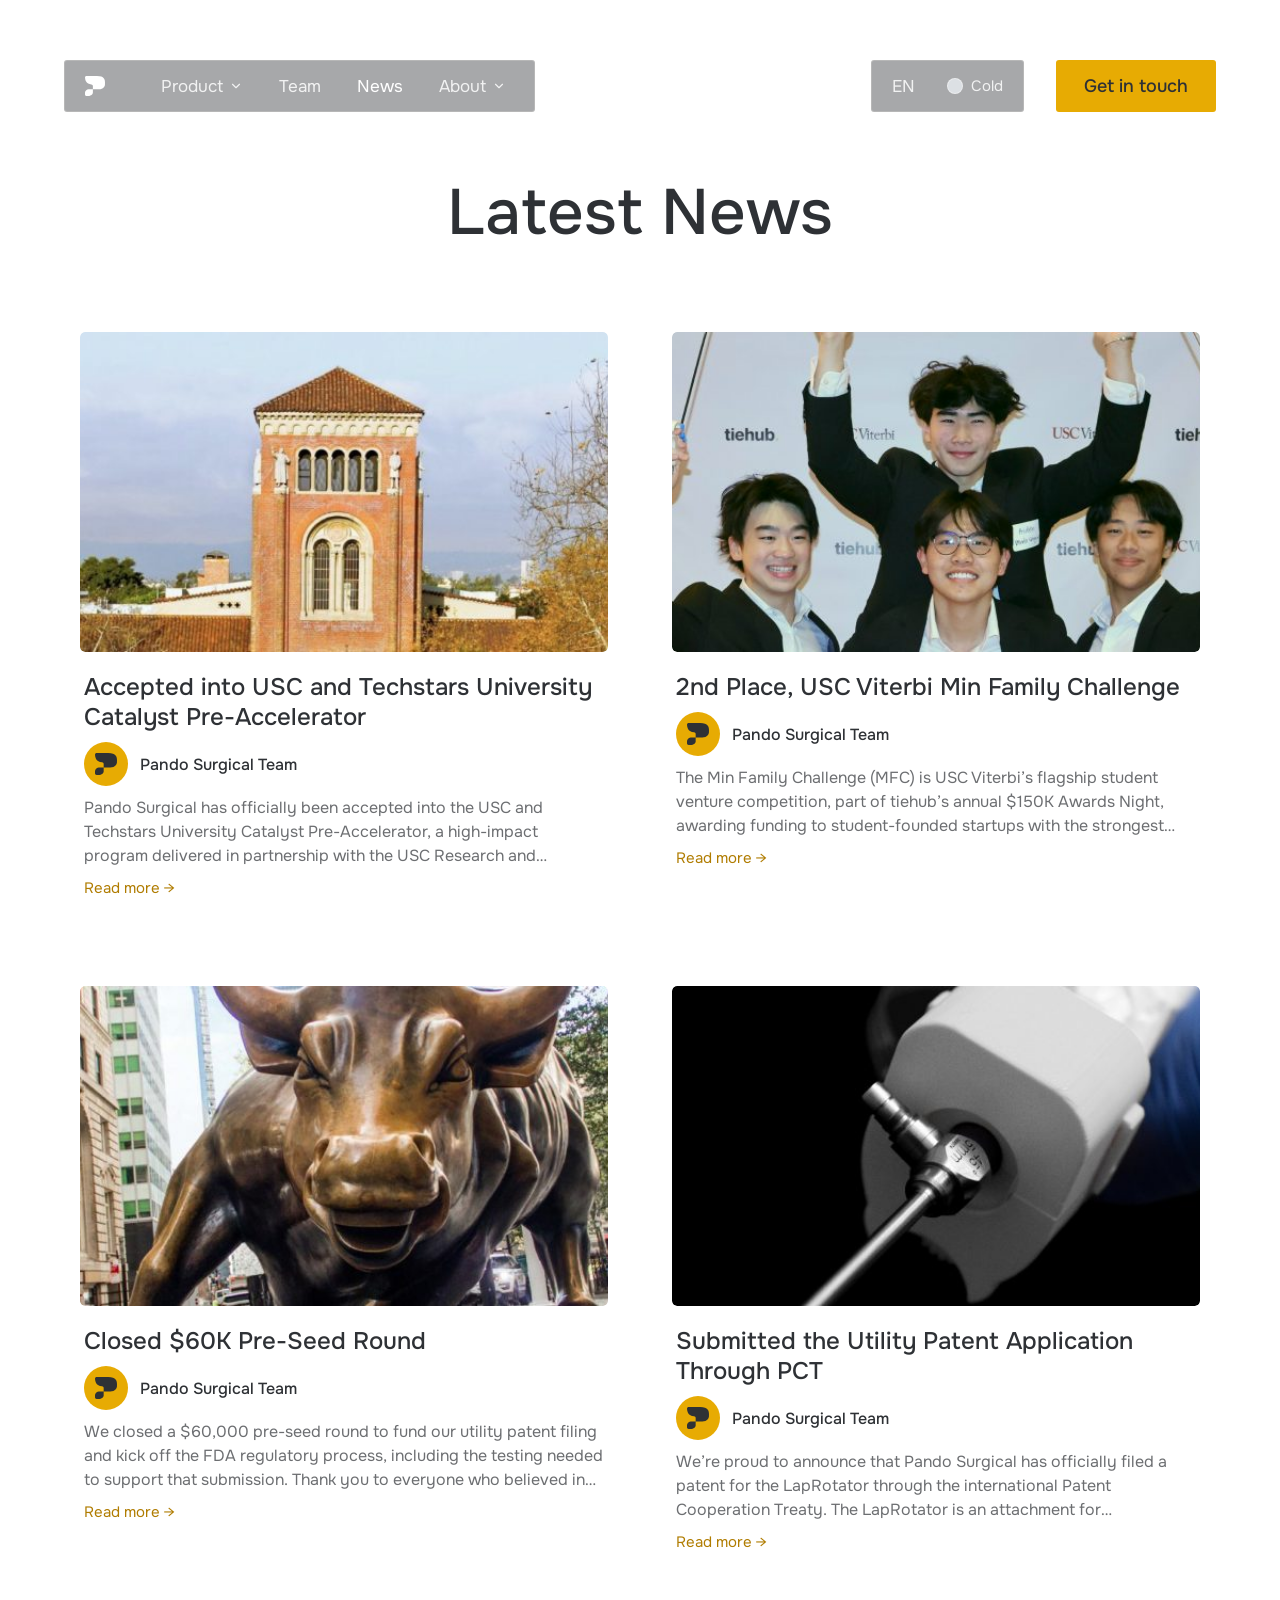
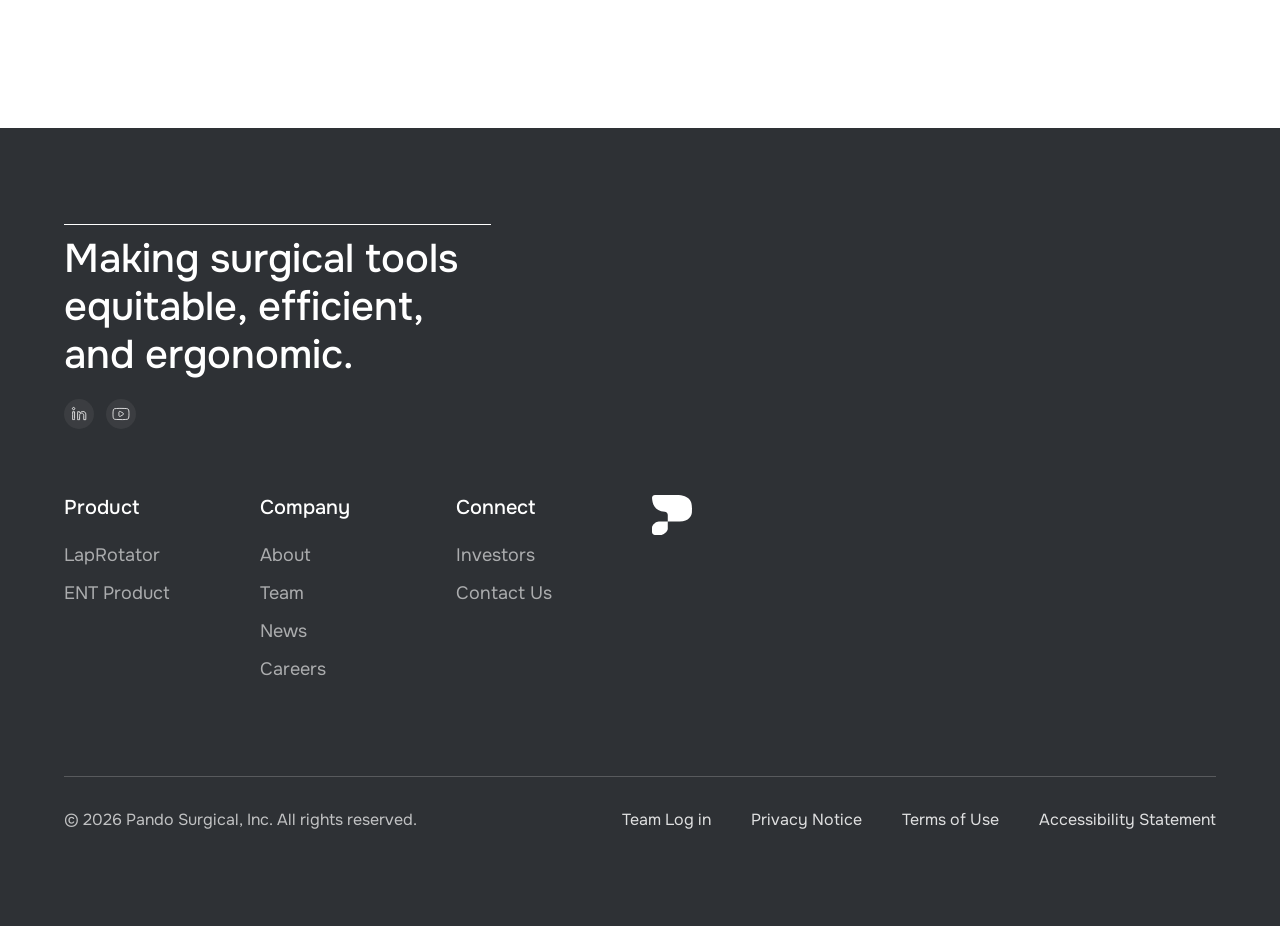
<file: news.html>
<!doctype html>
<html lang="en" data-theme="cold">
<head>
<meta charset="utf-8">
<meta name="viewport" content="width=device-width, initial-scale=1">
<title>Latest News | Pando Surgical</title>
<meta name="description" content="News and milestones from Pando Surgical.">
<script>try{var t=localStorage.getItem("pando-theme");if(t==="warm"||t==="cold")document.documentElement.setAttribute("data-theme",t)}catch(e){}</script>
<link rel="icon" href="assets/icons/favicon.svg" type="image/svg+xml">
<link rel="preconnect" href="https://fonts.googleapis.com">
<link rel="preconnect" href="https://fonts.gstatic.com" crossorigin>
<link href="https://fonts.googleapis.com/css2?family=Onest:wght@400;500;600&display=swap" rel="stylesheet">
<link rel="stylesheet" href="css/style.css">
<noscript><style>body{opacity:1}.reveal{opacity:1;transform:none}</style></noscript>
</head>
<body class="page-light">
<a class="skip-link" href="#main">Skip to content</a>
<header class="nav" id="nav">
  <div class="nav-left glass">
    <a class="nav-logo" href="index.html" aria-label="Pando Surgical home"><svg aria-hidden="true" focusable="false" width="28" height="28" viewBox="0 0 28 28" fill="none" xmlns="http://www.w3.org/2000/svg"><path d="M8.94 11.80C1.49 11.01 0.24 5.91 0.04 2.09C-0.02 0.94 0.94 0 2.1 0H16.90C29.35 0 27.95 7.74 27.95 11.91C27.95 14.20 25.92 18.59 19.38 18.59H11.04V19.01V23.61C11.04 25.91 7.66 27.99 6.01 27.99L2.10 27.99C0.94 27.99 1.40e-05 27.06 1.40e-05 25.90L1.40e-05 22.98C1.40e-05 20.68 3.08 18.59 4.73 18.59H11.04V18.50V14.01C11.04 12.85 10.09 11.92 8.94 11.80Z" fill="currentColor"/></svg></a>
    <nav class="nav-links" aria-label="Main">
      <div class="dd">
        <button class="nav-link dd-toggle" aria-expanded="false" aria-controls="dd-product">Product <svg aria-hidden="true" focusable="false" width="14" height="14" viewBox="0 0 14 14" fill="none" xmlns="http://www.w3.org/2000/svg"><path d="M3.5 5.25L7 8.75L10.5 5.25" stroke="currentColor" stroke-width="1.16" stroke-linecap="round" stroke-linejoin="round"/></svg></button>
        <div class="dd-panel glass" id="dd-product">
          <a href="laprotator.html" class="">LapRotator</a>
          <a href="ent.html" class="">ENT Product</a>
        </div>
      </div>
      <a class="nav-link" href="team.html">Team</a>
      <a class="nav-link is-current" href="news.html">News</a>
      <div class="dd">
        <button class="nav-link dd-toggle" aria-expanded="false" aria-controls="dd-about">About <svg aria-hidden="true" focusable="false" width="14" height="14" viewBox="0 0 14 14" fill="none" xmlns="http://www.w3.org/2000/svg"><path d="M3.5 5.25L7 8.75L10.5 5.25" stroke="currentColor" stroke-width="1.16" stroke-linecap="round" stroke-linejoin="round"/></svg></button>
        <div class="dd-panel glass" id="dd-about">
          <a href="about.html" class="">Company</a>
          <a href="investors.html" class="">Investors</a>
          <a href="careers.html" class="">Careers</a>
          <a href="contact.html" class="">Contact Us</a>
        </div>
      </div>
    </nav>
    <div class="mobile-extra">
      <div class="row">
        <button class="theme-toggle" data-theme-toggle><span class="swatch"></span><span class="theme-label">Cold</span></button>
      </div>
      <a class="btn btn-primary" href="contact.html">Get in touch</a>
    </div>
    <button class="nav-burger" aria-label="Menu" aria-expanded="false"><span></span></button>
  </div>
  <div class="nav-right">
    <div class="nav-util glass">
      <span class="nav-link" title="Language">EN</span>
      <button class="theme-toggle" data-theme-toggle><span class="swatch"></span><span class="theme-label">Cold</span></button>
    </div>
    <a class="btn btn-primary" href="contact.html">Get in touch</a>
  </div>
</header>
<main id="main">

<section class="news">
  <div class="news-head"><h1 class="page-title" style="text-align:center">Latest News</h1></div>
  <div class="news-grid">
    <button class="card reveal" data-modal="story-1" aria-haspopup="dialog">
      <span class="img-wrap"><img src="assets/img/news-1.jpg" alt="" loading="lazy"></span>
      <div class="card-text">
        <h3>Accepted into USC and Techstars University Catalyst Pre-Accelerator</h3>
        <span class="author"><span class="avatar"><img src="assets/icons/avatar-mark.svg" alt=""></span><span><b>Pando Surgical Team</b></span></span>
        <span class="excerpt">Pando Surgical has officially been accepted into the USC and Techstars University Catalyst Pre-Accelerator, a high-impact program delivered in partnership with the USC Research and Innovation office. The program officially launched in late August in Los Angeles, bringing together the Pando Surgical leadership team, program directors, and a select cohort of fellow founders for collaborative kickoff sessions. Over the coming weeks, the company will engage in intensive mentorship and strategic development to accelerate its commercialization pathway alongside top-tier, research-backed ventures.</span>
        <span class="read-more">Read more →</span>
      </div>
    </button><button class="card reveal" data-modal="story-2" aria-haspopup="dialog">
      <span class="img-wrap"><img src="assets/img/news-2.jpg" alt="" loading="lazy"></span>
      <div class="card-text">
        <h3>2nd Place, USC Viterbi Min Family Challenge</h3>
        <span class="author"><span class="avatar"><img src="assets/icons/avatar-mark.svg" alt=""></span><span><b>Pando Surgical Team</b></span></span>
        <span class="excerpt">The Min Family Challenge (MFC) is USC Viterbi’s flagship student venture competition, part of tiehub’s annual $150K Awards Night, awarding funding to student-founded startups with the strongest potential for real-world impact. At the 2026 MEPC &amp; MFC Awards Night on April 27, our team placed 2nd overall and was also selected by audience vote as one of three finalists to deliver a live three-minute pitch, which we won, bringing a working prototype of the LapRotator to the stage.</span>
        <span class="read-more">Read more →</span>
      </div>
    </button><button class="card reveal" data-modal="story-3" aria-haspopup="dialog">
      <span class="img-wrap"><img src="assets/img/news-3.jpg" alt="" loading="lazy"></span>
      <div class="card-text">
        <h3>Closed $60K Pre-Seed Round</h3>
        <span class="author"><span class="avatar"><img src="assets/icons/avatar-mark.svg" alt=""></span><span><b>Pando Surgical Team</b></span></span>
        <span class="excerpt">We closed a $60,000 pre-seed round to fund our utility patent filing and kick off the FDA regulatory process, including the testing needed to support that submission. Thank you to everyone who believed in what we’re building this early on.</span>
        <span class="read-more">Read more →</span>
      </div>
    </button><button class="card reveal" data-modal="story-4" aria-haspopup="dialog">
      <span class="img-wrap"><img src="assets/img/news-4.jpg" alt="" loading="lazy"></span>
      <div class="card-text">
        <h3>Submitted the Utility Patent Application Through PCT</h3>
        <span class="author"><span class="avatar"><img src="assets/icons/avatar-mark.svg" alt=""></span><span><b>Pando Surgical Team</b></span></span>
        <span class="excerpt">We’re proud to announce that Pando Surgical has officially filed a patent for the LapRotator through the international Patent Cooperation Treaty. The LapRotator is an attachment for laparoscopes that lets surgeons rotate the scope with one hand. It works with standard laparoscope equipment, and it's compact, lightweight, and intuitive. The goal is better control, less fatigue, and better ergonomics for the surgeons doing the work. It's a big milestone for our team, and it's good to finally claim IP for the product we’ve been building. Thank you to everyone who has supported us along the way. More to come soon.</span>
        <span class="read-more">Read more →</span>
      </div>
    </button>
  </div>
</section>

</main>
<footer class="footer-simple">
  <div class="fs-top">
    <div class="fs-brand">
      <p>Making surgical tools equitable, efficient, and ergonomic.</p>
      <div class="socials">
        <a class="social" href="https://www.linkedin.com/company/pandosurgical/posts/?feedView=all" aria-label="Pando Surgical on LinkedIn" target="_blank" rel="noopener"><svg aria-hidden="true" focusable="false" width="30" height="30" viewBox="0 0 30 30" fill="none" xmlns="http://www.w3.org/2000/svg"><circle class="bg" cx="15" cy="15" r="15"/><path d="M18.69 12.47C19.48 12.43 20.34 12.66 20.89 13.13C21.42 13.59 21.70 14.23 21.79 14.94C21.82 15.25 21.82 15.56 21.82 15.90V20.35C21.82 20.44 21.82 20.55 21.82 20.66C21.16 20.66 20.44 20.66 19.75 20.66C19.75 20.43 19.75 20.20 19.75 19.99V16.60C19.74 16.27 19.73 15.88 19.63 15.52C19.50 15.03 19.22 14.54 18.61 14.28C18.30 14.14 17.94 14.10 17.60 14.12C17.26 14.14 16.91 14.22 16.62 14.39C16.36 14.54 16.21 14.69 16.05 14.88L16.04 14.90C15.75 15.28 15.65 15.73 15.61 16.14C15.59 16.34 15.58 16.54 15.58 16.74L15.59 17.29V20.45C15.59 20.51 15.58 20.58 15.58 20.66H14.69C14.38 20.66 13.99 20.65 13.62 20.65C13.63 20.21 13.63 19.75 13.62 19.32V13.67C13.62 13.39 13.63 13.06 13.63 12.74C14.10 12.74 14.59 12.73 15.03 12.74C15.21 12.74 15.40 12.74 15.59 12.74C15.59 12.74 15.59 12.74 15.59 12.74C15.59 12.88 15.59 13.01 15.59 13.13C15.59 13.16 15.59 13.24 15.58 13.32C15.58 13.36 15.58 13.40 15.58 13.44C15.59 13.45 15.59 13.47 15.59 13.49C15.59 13.49 15.59 13.53 15.60 13.57L15.66 13.89L15.98 13.89H16.00L16.13 13.89L16.24 13.81C16.28 13.78 16.31 13.75 16.32 13.74C16.34 13.72 16.35 13.70 16.37 13.68C16.39 13.65 16.43 13.61 16.46 13.57C16.49 13.53 16.52 13.49 16.54 13.46C16.56 13.44 16.57 13.43 16.58 13.42C16.58 13.41 16.59 13.40 16.59 13.40C17.10 12.85 17.83 12.52 18.61 12.47L18.62 12.47C18.64 12.47 18.67 12.47 18.69 12.47H18.69Z" stroke="white" stroke-width="0.8"/><path d="M10.08 12.74C10.21 12.74 10.39 12.74 10.57 12.74V19.58L10.57 20.48C10.57 20.51 10.57 20.55 10.57 20.58C10.23 20.59 9.90 20.59 9.56 20.58C9.26 20.58 8.95 20.58 8.65 20.59L8.65 15.27V13.03C8.65 12.92 8.65 12.83 8.65 12.74H10.08Z" stroke="white" stroke-width="0.8"/><path d="M9.47 8.40C10.13 8.33 10.72 8.81 10.79 9.47C10.86 10.13 10.37 10.72 9.71 10.79C9.10 10.85 8.54 10.43 8.42 9.84L8.40 9.72C8.33 9.06 8.81 8.47 9.47 8.40Z" stroke="white" stroke-width="0.8"/></svg></a>
        <a class="social" href="https://www.youtube.com/@pandosurgical" aria-label="Pando Surgical on YouTube" target="_blank" rel="noopener"><svg aria-hidden="true" focusable="false" width="30" height="30" viewBox="0 0 30 30" fill="none" xmlns="http://www.w3.org/2000/svg"><circle class="bg" cx="15" cy="15" r="15"/><path d="M15.04 9.40H15.04C16.32 9.39 17.60 9.41 18.88 9.48V9.48C19.40 9.51 20.05 9.51 20.68 9.59C21.32 9.68 21.83 9.83 22.11 10.08C22.29 10.24 22.45 10.49 22.58 10.83C22.70 11.17 22.79 11.57 22.85 11.99C22.96 12.84 22.96 13.74 22.98 14.39C23.03 15.92 22.98 17.73 22.61 19.14V19.14C22.46 19.70 22.07 20.02 21.52 20.21C20.96 20.40 20.29 20.44 19.68 20.47L19.67 20.47C18.72 20.53 17.81 20.55 16.86 20.57L16.85 20.57C16.72 20.58 16.60 20.58 16.47 20.58H16.47C14.58 20.62 12.68 20.58 10.79 20.48H10.79C10.31 20.46 9.71 20.45 9.14 20.36C8.55 20.27 8.09 20.11 7.85 19.87L7.84 19.87L7.69 19.70C7.60 19.59 7.52 19.47 7.45 19.33L7.36 19.13C7.24 18.79 7.14 18.07 7.08 17.27C7.01 16.48 6.99 15.69 7.00 15.23C7.03 13.68 6.99 12.11 7.41 10.71C7.47 10.52 7.63 10.30 7.86 10.11C8.08 9.91 8.34 9.78 8.54 9.73C9.17 9.59 9.88 9.54 10.57 9.50L10.57 9.50C11.41 9.45 12.25 9.42 13.09 9.41H13.10L13.11 9.41L13.14 9.41C13.72 9.38 14.42 9.40 15.04 9.40ZM14.32 12.49C13.71 12.13 12.92 12.57 12.93 13.29C12.94 14.37 12.94 15.45 12.93 16.54C12.92 17.26 13.71 17.69 14.32 17.32C14.57 17.16 14.82 17.01 15.08 16.86L15.08 16.86C15.38 16.68 15.84 16.43 16.17 16.21C16.48 16.05 16.77 15.88 17.04 15.72C17.63 15.37 17.69 14.47 17.06 14.10L15.22 13.01H15.22C15.09 12.93 14.94 12.85 14.79 12.76C14.64 12.67 14.48 12.58 14.32 12.49Z" stroke="white" stroke-width="0.8"/></svg></a>
      </div>
    </div>
    <div class="fs-right">
      <div class="footer-cols">
        <div class="footer-col">
          <h2>Product</h2>
          <ul><li><a href="laprotator.html">LapRotator</a></li><li><a href="ent.html">ENT Product</a></li></ul>
        </div>
        <div class="footer-col">
          <h2>Company</h2>
          <ul><li><a href="about.html">About</a></li><li><a href="team.html">Team</a></li><li><a href="news.html">News</a></li><li><a href="careers.html">Careers</a></li></ul>
        </div>
        <div class="footer-col">
          <h2>Connect</h2>
          <ul><li><a href="investors.html">Investors</a></li><li><a href="contact.html">Contact Us</a></li></ul>
        </div>
      </div>
      <a href="index.html" class="fs-mark" aria-label="Pando Surgical home"><svg aria-hidden="true" focusable="false" width="40" height="40" viewBox="0 0 40 40" fill="none" xmlns="http://www.w3.org/2000/svg"><path d="M12.77 16.86C2.13 15.72 0.35 8.45 0.05 2.99C-0.03 1.34 1.34 0 3 0H24.15C41.92 0 39.93 11.06 39.93 17.01C39.93 20.29 37.03 26.56 27.69 26.56H15.77V27.16V33.73C15.77 37.01 10.94 39.99 8.58 39.99L3.00 39.99C1.34 39.99 2.01e-05 38.65 2.01e-05 37.00L2.01e-05 32.83C2.01e-05 29.55 4.40 26.56 6.76 26.56H15.77V26.43V20.01C15.77 18.35 14.42 17.03 12.77 16.86Z" fill="currentColor"/></svg></a>
    </div>
  </div>
  <div class="fs-bottom">
    <small>© 2026 Pando Surgical, Inc. All rights reserved.</small>
    <nav class="fs-legal" aria-label="Legal">
      <button type="button" data-modal="login">Team Log in</button>
      <a href="privacy.html">Privacy Notice</a>
      <a href="terms.html">Terms of Use</a>
      <a href="accessibility.html">Accessibility Statement</a>
    </nav>
  </div>
</footer>
<div class="modal" id="login" role="dialog" aria-modal="true" aria-labelledby="login-title" aria-hidden="true">
  <div class="modal-card login-card">
    <div class="login-head">
      <h2 id="login-title">Welcome back</h2>
      <p>Sign in to access your account</p>
    </div>
    <button class="modal-close" aria-label="Close"><img src="assets/icons/icon-close.svg" alt=""></button>
    <form class="login-body" data-demo="Sign in isn’t connected yet. This is a preview of the design.">
      <button type="button" class="btn btn-google btn-block"><svg viewBox="0 0 48 48" aria-hidden="true"><path fill="#FFC107" d="M43.6 20.5H42V20H24v8h11.3C33.7 32.7 29.2 36 24 36c-6.6 0-12-5.4-12-12s5.4-12 12-12c3.1 0 5.8 1.2 7.9 3.1l5.7-5.7C34 6.1 29.3 4 24 4 12.9 4 4 12.9 4 24s8.9 20 20 20 20-8.9 20-20c0-1.3-.1-2.4-.4-3.5z"/><path fill="#FF3D00" d="M6.3 14.7l6.6 4.8C14.7 15.1 19 12 24 12c3.1 0 5.8 1.2 7.9 3.1l5.7-5.7C34 6.1 29.3 4 24 4 16.3 4 9.7 8.3 6.3 14.7z"/><path fill="#4CAF50" d="M24 44c5.2 0 9.9-2 13.4-5.2l-6.2-5.2C29.2 35.1 26.7 36 24 36c-5.2 0-9.6-3.3-11.3-7.9l-6.5 5C9.5 39.6 16.2 44 24 44z"/><path fill="#1976D2" d="M43.6 20.5H42V20H24v8h11.3c-.8 2.2-2.2 4.2-4.1 5.6l6.2 5.2C37 39.2 44 34 44 24c0-1.3-.1-2.4-.4-3.5z"/></svg> Continue with Google</button>
      <div class="or">or</div>
      <div class="field">
        <label for="login-email">Email address</label>
        <div class="input-icon"><img src="assets/icons/icon-mail.svg" alt=""><input id="login-email" type="email" placeholder="you@example.com" autocomplete="email" required></div>
      </div>
      <div class="field">
        <label for="login-pass">Password</label>
        <div class="input-icon"><img src="assets/icons/icon-lock-field.svg" alt=""><input id="login-pass" type="password" placeholder="Enter your password" autocomplete="current-password" required>
          <button type="button" class="eye" aria-label="Show password"><img src="assets/icons/icon-eye.svg" alt=""></button></div>
      </div>
      <a class="forgot" href="mailto:contact@pandosurgical.com?subject=Password%20reset">Forgot password?</a>
      <button class="btn btn-primary btn-block" type="submit">Sign in</button>
      <p class="form-note" role="status"></p>
      <p class="login-foot">Don’t have an account? <a href="mailto:contact@pandosurgical.com?subject=Request%20access">Request access</a></p>
    </form>
  </div>
</div>
<div class="modal" id="story-1" role="dialog" aria-modal="true" aria-labelledby="story-1-title" aria-hidden="true">
  <article class="modal-card story-card">
    <img src="assets/img/news-1.jpg" alt="">
    <button class="modal-close" aria-label="Close"><img src="assets/icons/story-close.svg" alt=""></button>
    <div class="story-body">
      <h2 id="story-1-title">Accepted into USC and Techstars University Catalyst Pre-Accelerator</h2>
      <span class="author story-author"><span class="avatar"><img src="assets/icons/avatar-mark.svg" alt=""></span><span><b>Pando Surgical Team</b><time>August 2026</time></span></span>
      <p class="body">Pando Surgical has officially been accepted into the USC and Techstars University Catalyst Pre-Accelerator, a high-impact program delivered in partnership with the USC Research and Innovation office. The program officially launched in late August in Los Angeles, bringing together the Pando Surgical leadership team, program directors, and a select cohort of fellow founders for collaborative kickoff sessions. Over the coming weeks, the company will engage in intensive mentorship and strategic development to accelerate its commercialization pathway alongside top-tier, research-backed ventures.</p>
    </div>
  </article>
</div>
<div class="modal" id="story-2" role="dialog" aria-modal="true" aria-labelledby="story-2-title" aria-hidden="true">
  <article class="modal-card story-card">
    <img src="assets/img/news-2.jpg" alt="">
    <button class="modal-close" aria-label="Close"><img src="assets/icons/story-close.svg" alt=""></button>
    <div class="story-body">
      <h2 id="story-2-title">2nd Place, USC Viterbi Min Family Challenge</h2>
      <span class="author story-author"><span class="avatar"><img src="assets/icons/avatar-mark.svg" alt=""></span><span><b>Pando Surgical Team</b><time>April 27, 2026</time></span></span>
      <p class="body">The Min Family Challenge (MFC) is USC Viterbi’s flagship student venture competition, part of tiehub’s annual $150K Awards Night, awarding funding to student-founded startups with the strongest potential for real-world impact. At the 2026 MEPC &amp; MFC Awards Night on April 27, our team placed 2nd overall and was also selected by audience vote as one of three finalists to deliver a live three-minute pitch, which we won, bringing a working prototype of the LapRotator to the stage.</p>
    </div>
  </article>
</div>
<div class="modal" id="story-3" role="dialog" aria-modal="true" aria-labelledby="story-3-title" aria-hidden="true">
  <article class="modal-card story-card">
    <img src="assets/img/news-3.jpg" alt="">
    <button class="modal-close" aria-label="Close"><img src="assets/icons/story-close.svg" alt=""></button>
    <div class="story-body">
      <h2 id="story-3-title">Closed $60K Pre-Seed Round</h2>
      <span class="author story-author"><span class="avatar"><img src="assets/icons/avatar-mark.svg" alt=""></span><span><b>Pando Surgical Team</b></span></span>
      <p class="body">We closed a $60,000 pre-seed round to fund our utility patent filing and kick off the FDA regulatory process, including the testing needed to support that submission. Thank you to everyone who believed in what we’re building this early on.</p>
    </div>
  </article>
</div>
<div class="modal" id="story-4" role="dialog" aria-modal="true" aria-labelledby="story-4-title" aria-hidden="true">
  <article class="modal-card story-card">
    <img src="assets/img/news-4.jpg" alt="">
    <button class="modal-close" aria-label="Close"><img src="assets/icons/story-close.svg" alt=""></button>
    <div class="story-body">
      <h2 id="story-4-title">Submitted the Utility Patent Application Through PCT</h2>
      <span class="author story-author"><span class="avatar"><img src="assets/icons/avatar-mark.svg" alt=""></span><span><b>Pando Surgical Team</b></span></span>
      <p class="body">We’re proud to announce that Pando Surgical has officially filed a patent for the LapRotator through the international Patent Cooperation Treaty.</p>
      <p class="body">The LapRotator is an attachment for laparoscopes that lets surgeons rotate the scope with one hand. It works with standard laparoscope equipment, and it's compact, lightweight, and intuitive. The goal is better control, less fatigue, and better ergonomics for the surgeons doing the work.</p>
      <p class="body">It's a big milestone for our team, and it's good to finally claim IP for the product we’ve been building.</p>
      <p class="body">Thank you to everyone who has supported us along the way. More to come soon.</p>
    </div>
  </article>
</div>
<script src="js/main.js"></script>
</body>
</html>
</file>
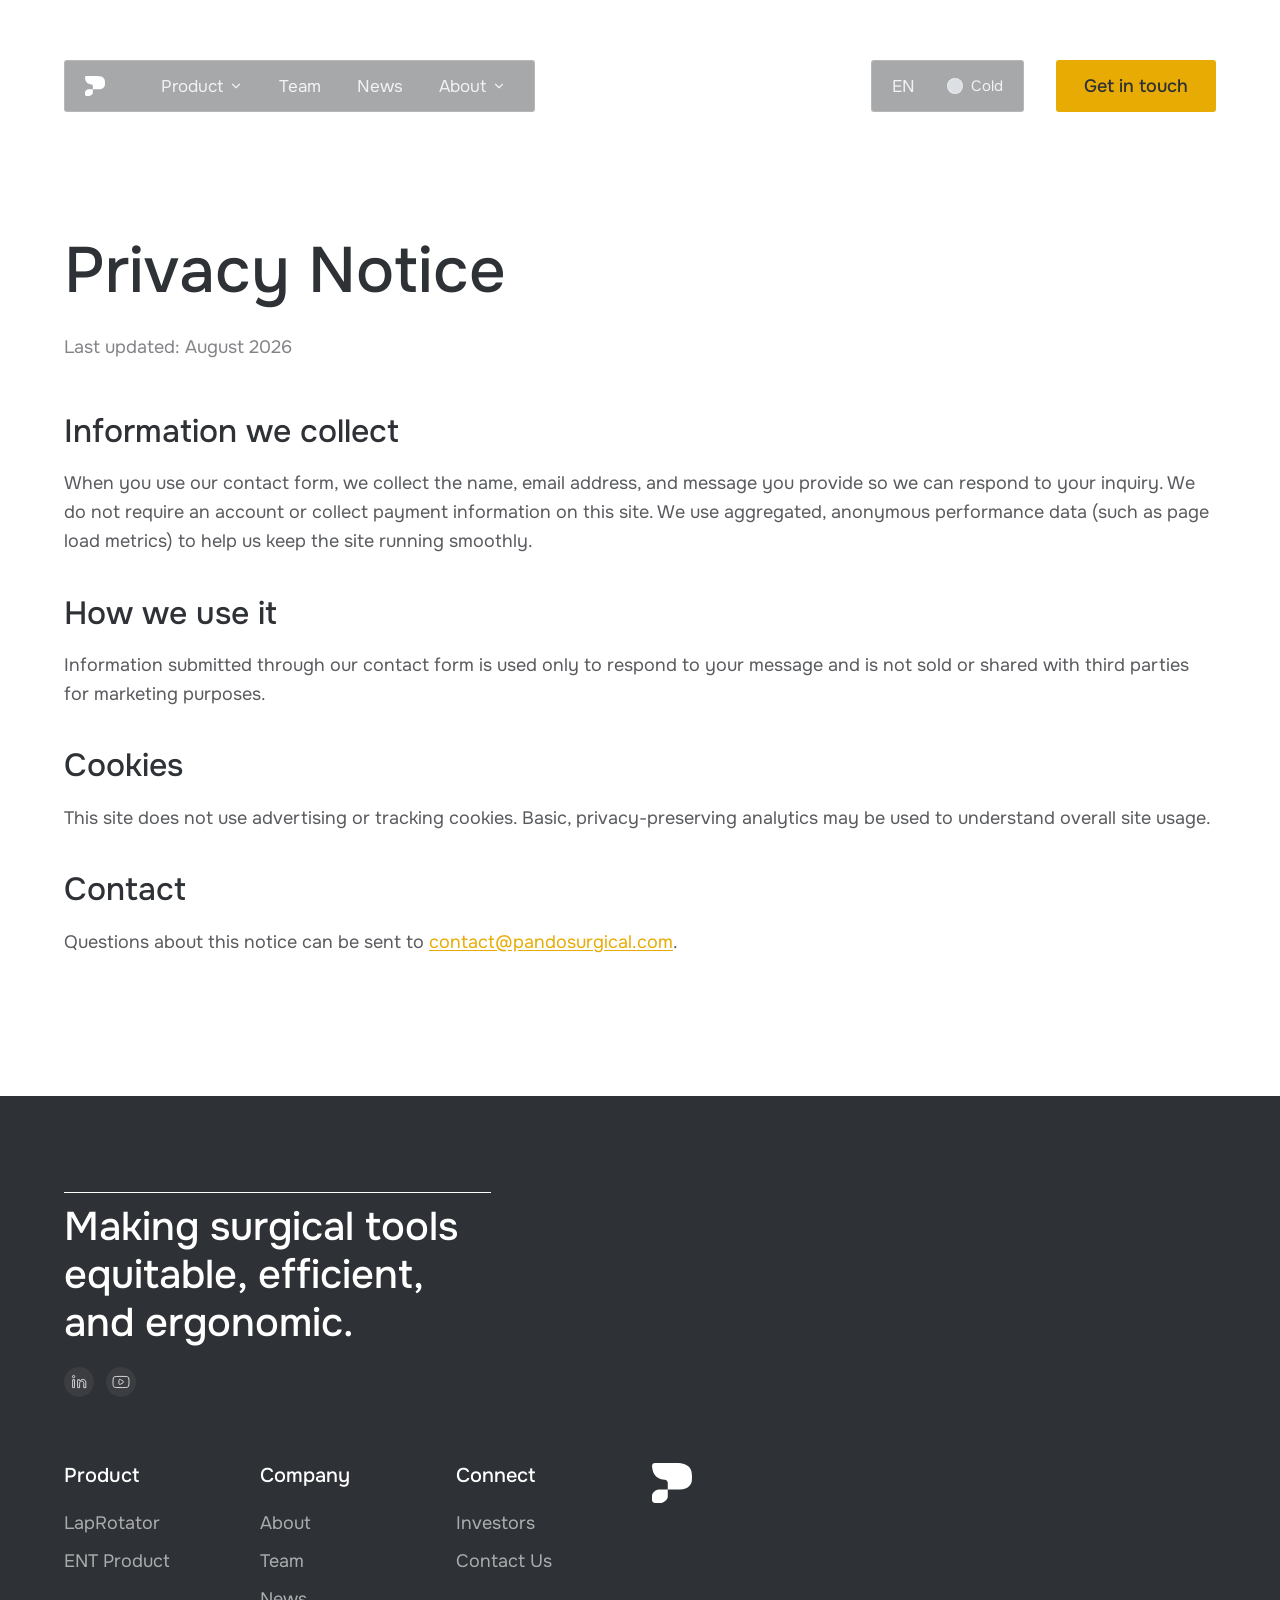
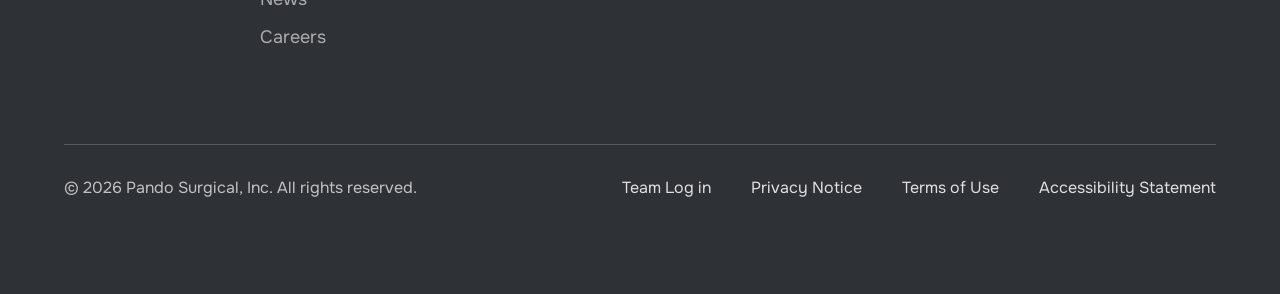
<file: privacy.html>
<!doctype html>
<html lang="en" data-theme="cold">
<head>
<meta charset="utf-8">
<meta name="viewport" content="width=device-width, initial-scale=1">
<title>Privacy Notice | Pando Surgical</title>
<meta name="description" content="How Pando Surgical handles information submitted through this website.">
<script>try{var t=localStorage.getItem("pando-theme");if(t==="warm"||t==="cold")document.documentElement.setAttribute("data-theme",t)}catch(e){}</script>
<link rel="icon" href="assets/icons/favicon.svg" type="image/svg+xml">
<link rel="preconnect" href="https://fonts.googleapis.com">
<link rel="preconnect" href="https://fonts.gstatic.com" crossorigin>
<link href="https://fonts.googleapis.com/css2?family=Onest:wght@400;500;600&display=swap" rel="stylesheet">
<link rel="stylesheet" href="css/style.css">
<noscript><style>body{opacity:1}.reveal{opacity:1;transform:none}</style></noscript>
</head>
<body class="page-light">
<a class="skip-link" href="#main">Skip to content</a>
<header class="nav" id="nav">
  <div class="nav-left glass">
    <a class="nav-logo" href="index.html" aria-label="Pando Surgical home"><svg aria-hidden="true" focusable="false" width="28" height="28" viewBox="0 0 28 28" fill="none" xmlns="http://www.w3.org/2000/svg"><path d="M8.94 11.80C1.49 11.01 0.24 5.91 0.04 2.09C-0.02 0.94 0.94 0 2.1 0H16.90C29.35 0 27.95 7.74 27.95 11.91C27.95 14.20 25.92 18.59 19.38 18.59H11.04V19.01V23.61C11.04 25.91 7.66 27.99 6.01 27.99L2.10 27.99C0.94 27.99 1.40e-05 27.06 1.40e-05 25.90L1.40e-05 22.98C1.40e-05 20.68 3.08 18.59 4.73 18.59H11.04V18.50V14.01C11.04 12.85 10.09 11.92 8.94 11.80Z" fill="currentColor"/></svg></a>
    <nav class="nav-links" aria-label="Main">
      <div class="dd">
        <button class="nav-link dd-toggle" aria-expanded="false" aria-controls="dd-product">Product <svg aria-hidden="true" focusable="false" width="14" height="14" viewBox="0 0 14 14" fill="none" xmlns="http://www.w3.org/2000/svg"><path d="M3.5 5.25L7 8.75L10.5 5.25" stroke="currentColor" stroke-width="1.16" stroke-linecap="round" stroke-linejoin="round"/></svg></button>
        <div class="dd-panel glass" id="dd-product">
          <a href="laprotator.html" class="">LapRotator</a>
          <a href="ent.html" class="">ENT Product</a>
        </div>
      </div>
      <a class="nav-link" href="team.html">Team</a>
      <a class="nav-link" href="news.html">News</a>
      <div class="dd">
        <button class="nav-link dd-toggle" aria-expanded="false" aria-controls="dd-about">About <svg aria-hidden="true" focusable="false" width="14" height="14" viewBox="0 0 14 14" fill="none" xmlns="http://www.w3.org/2000/svg"><path d="M3.5 5.25L7 8.75L10.5 5.25" stroke="currentColor" stroke-width="1.16" stroke-linecap="round" stroke-linejoin="round"/></svg></button>
        <div class="dd-panel glass" id="dd-about">
          <a href="about.html" class="">Company</a>
          <a href="investors.html" class="">Investors</a>
          <a href="careers.html" class="">Careers</a>
          <a href="contact.html" class="">Contact Us</a>
        </div>
      </div>
    </nav>
    <div class="mobile-extra">
      <div class="row">
        <button class="theme-toggle" data-theme-toggle><span class="swatch"></span><span class="theme-label">Cold</span></button>
      </div>
      <a class="btn btn-primary" href="contact.html">Get in touch</a>
    </div>
    <button class="nav-burger" aria-label="Menu" aria-expanded="false"><span></span></button>
  </div>
  <div class="nav-right">
    <div class="nav-util glass">
      <span class="nav-link" title="Language">EN</span>
      <button class="theme-toggle" data-theme-toggle><span class="swatch"></span><span class="theme-label">Cold</span></button>
    </div>
    <a class="btn btn-primary" href="contact.html">Get in touch</a>
  </div>
</header>
<main id="main">

<section class="legal">
  <h1 class="page-title">Privacy Notice</h1>
  <p class="updated">Last updated: August 2026</p>
  <div class="legal-body"><section><h2>Information we collect</h2><p>When you use our contact form, we collect the name, email address, and message you provide so we can respond to your inquiry. We do not require an account or collect payment information on this site. We use aggregated, anonymous performance data (such as page load metrics) to help us keep the site running smoothly.</p></section><section><h2>How we use it</h2><p>Information submitted through our contact form is used only to respond to your message and is not sold or shared with third parties for marketing purposes.</p></section><section><h2>Cookies</h2><p>This site does not use advertising or tracking cookies. Basic, privacy-preserving analytics may be used to understand overall site usage.</p></section><section><h2>Contact</h2><p>Questions about this notice can be sent to <a href="mailto:contact@pandosurgical.com">contact@pandosurgical.com</a>.</p></section></div>
</section>

</main>
<footer class="footer-simple">
  <div class="fs-top">
    <div class="fs-brand">
      <p>Making surgical tools equitable, efficient, and ergonomic.</p>
      <div class="socials">
        <a class="social" href="https://www.linkedin.com/company/pandosurgical/posts/?feedView=all" aria-label="Pando Surgical on LinkedIn" target="_blank" rel="noopener"><svg aria-hidden="true" focusable="false" width="30" height="30" viewBox="0 0 30 30" fill="none" xmlns="http://www.w3.org/2000/svg"><circle class="bg" cx="15" cy="15" r="15"/><path d="M18.69 12.47C19.48 12.43 20.34 12.66 20.89 13.13C21.42 13.59 21.70 14.23 21.79 14.94C21.82 15.25 21.82 15.56 21.82 15.90V20.35C21.82 20.44 21.82 20.55 21.82 20.66C21.16 20.66 20.44 20.66 19.75 20.66C19.75 20.43 19.75 20.20 19.75 19.99V16.60C19.74 16.27 19.73 15.88 19.63 15.52C19.50 15.03 19.22 14.54 18.61 14.28C18.30 14.14 17.94 14.10 17.60 14.12C17.26 14.14 16.91 14.22 16.62 14.39C16.36 14.54 16.21 14.69 16.05 14.88L16.04 14.90C15.75 15.28 15.65 15.73 15.61 16.14C15.59 16.34 15.58 16.54 15.58 16.74L15.59 17.29V20.45C15.59 20.51 15.58 20.58 15.58 20.66H14.69C14.38 20.66 13.99 20.65 13.62 20.65C13.63 20.21 13.63 19.75 13.62 19.32V13.67C13.62 13.39 13.63 13.06 13.63 12.74C14.10 12.74 14.59 12.73 15.03 12.74C15.21 12.74 15.40 12.74 15.59 12.74C15.59 12.74 15.59 12.74 15.59 12.74C15.59 12.88 15.59 13.01 15.59 13.13C15.59 13.16 15.59 13.24 15.58 13.32C15.58 13.36 15.58 13.40 15.58 13.44C15.59 13.45 15.59 13.47 15.59 13.49C15.59 13.49 15.59 13.53 15.60 13.57L15.66 13.89L15.98 13.89H16.00L16.13 13.89L16.24 13.81C16.28 13.78 16.31 13.75 16.32 13.74C16.34 13.72 16.35 13.70 16.37 13.68C16.39 13.65 16.43 13.61 16.46 13.57C16.49 13.53 16.52 13.49 16.54 13.46C16.56 13.44 16.57 13.43 16.58 13.42C16.58 13.41 16.59 13.40 16.59 13.40C17.10 12.85 17.83 12.52 18.61 12.47L18.62 12.47C18.64 12.47 18.67 12.47 18.69 12.47H18.69Z" stroke="white" stroke-width="0.8"/><path d="M10.08 12.74C10.21 12.74 10.39 12.74 10.57 12.74V19.58L10.57 20.48C10.57 20.51 10.57 20.55 10.57 20.58C10.23 20.59 9.90 20.59 9.56 20.58C9.26 20.58 8.95 20.58 8.65 20.59L8.65 15.27V13.03C8.65 12.92 8.65 12.83 8.65 12.74H10.08Z" stroke="white" stroke-width="0.8"/><path d="M9.47 8.40C10.13 8.33 10.72 8.81 10.79 9.47C10.86 10.13 10.37 10.72 9.71 10.79C9.10 10.85 8.54 10.43 8.42 9.84L8.40 9.72C8.33 9.06 8.81 8.47 9.47 8.40Z" stroke="white" stroke-width="0.8"/></svg></a>
        <a class="social" href="https://www.youtube.com/@pandosurgical" aria-label="Pando Surgical on YouTube" target="_blank" rel="noopener"><svg aria-hidden="true" focusable="false" width="30" height="30" viewBox="0 0 30 30" fill="none" xmlns="http://www.w3.org/2000/svg"><circle class="bg" cx="15" cy="15" r="15"/><path d="M15.04 9.40H15.04C16.32 9.39 17.60 9.41 18.88 9.48V9.48C19.40 9.51 20.05 9.51 20.68 9.59C21.32 9.68 21.83 9.83 22.11 10.08C22.29 10.24 22.45 10.49 22.58 10.83C22.70 11.17 22.79 11.57 22.85 11.99C22.96 12.84 22.96 13.74 22.98 14.39C23.03 15.92 22.98 17.73 22.61 19.14V19.14C22.46 19.70 22.07 20.02 21.52 20.21C20.96 20.40 20.29 20.44 19.68 20.47L19.67 20.47C18.72 20.53 17.81 20.55 16.86 20.57L16.85 20.57C16.72 20.58 16.60 20.58 16.47 20.58H16.47C14.58 20.62 12.68 20.58 10.79 20.48H10.79C10.31 20.46 9.71 20.45 9.14 20.36C8.55 20.27 8.09 20.11 7.85 19.87L7.84 19.87L7.69 19.70C7.60 19.59 7.52 19.47 7.45 19.33L7.36 19.13C7.24 18.79 7.14 18.07 7.08 17.27C7.01 16.48 6.99 15.69 7.00 15.23C7.03 13.68 6.99 12.11 7.41 10.71C7.47 10.52 7.63 10.30 7.86 10.11C8.08 9.91 8.34 9.78 8.54 9.73C9.17 9.59 9.88 9.54 10.57 9.50L10.57 9.50C11.41 9.45 12.25 9.42 13.09 9.41H13.10L13.11 9.41L13.14 9.41C13.72 9.38 14.42 9.40 15.04 9.40ZM14.32 12.49C13.71 12.13 12.92 12.57 12.93 13.29C12.94 14.37 12.94 15.45 12.93 16.54C12.92 17.26 13.71 17.69 14.32 17.32C14.57 17.16 14.82 17.01 15.08 16.86L15.08 16.86C15.38 16.68 15.84 16.43 16.17 16.21C16.48 16.05 16.77 15.88 17.04 15.72C17.63 15.37 17.69 14.47 17.06 14.10L15.22 13.01H15.22C15.09 12.93 14.94 12.85 14.79 12.76C14.64 12.67 14.48 12.58 14.32 12.49Z" stroke="white" stroke-width="0.8"/></svg></a>
      </div>
    </div>
    <div class="fs-right">
      <div class="footer-cols">
        <div class="footer-col">
          <h2>Product</h2>
          <ul><li><a href="laprotator.html">LapRotator</a></li><li><a href="ent.html">ENT Product</a></li></ul>
        </div>
        <div class="footer-col">
          <h2>Company</h2>
          <ul><li><a href="about.html">About</a></li><li><a href="team.html">Team</a></li><li><a href="news.html">News</a></li><li><a href="careers.html">Careers</a></li></ul>
        </div>
        <div class="footer-col">
          <h2>Connect</h2>
          <ul><li><a href="investors.html">Investors</a></li><li><a href="contact.html">Contact Us</a></li></ul>
        </div>
      </div>
      <a href="index.html" class="fs-mark" aria-label="Pando Surgical home"><svg aria-hidden="true" focusable="false" width="40" height="40" viewBox="0 0 40 40" fill="none" xmlns="http://www.w3.org/2000/svg"><path d="M12.77 16.86C2.13 15.72 0.35 8.45 0.05 2.99C-0.03 1.34 1.34 0 3 0H24.15C41.92 0 39.93 11.06 39.93 17.01C39.93 20.29 37.03 26.56 27.69 26.56H15.77V27.16V33.73C15.77 37.01 10.94 39.99 8.58 39.99L3.00 39.99C1.34 39.99 2.01e-05 38.65 2.01e-05 37.00L2.01e-05 32.83C2.01e-05 29.55 4.40 26.56 6.76 26.56H15.77V26.43V20.01C15.77 18.35 14.42 17.03 12.77 16.86Z" fill="currentColor"/></svg></a>
    </div>
  </div>
  <div class="fs-bottom">
    <small>© 2026 Pando Surgical, Inc. All rights reserved.</small>
    <nav class="fs-legal" aria-label="Legal">
      <button type="button" data-modal="login">Team Log in</button>
      <a href="privacy.html">Privacy Notice</a>
      <a href="terms.html">Terms of Use</a>
      <a href="accessibility.html">Accessibility Statement</a>
    </nav>
  </div>
</footer>
<div class="modal" id="login" role="dialog" aria-modal="true" aria-labelledby="login-title" aria-hidden="true">
  <div class="modal-card login-card">
    <div class="login-head">
      <h2 id="login-title">Welcome back</h2>
      <p>Sign in to access your account</p>
    </div>
    <button class="modal-close" aria-label="Close"><img src="assets/icons/icon-close.svg" alt=""></button>
    <form class="login-body" data-demo="Sign in isn’t connected yet. This is a preview of the design.">
      <button type="button" class="btn btn-google btn-block"><svg viewBox="0 0 48 48" aria-hidden="true"><path fill="#FFC107" d="M43.6 20.5H42V20H24v8h11.3C33.7 32.7 29.2 36 24 36c-6.6 0-12-5.4-12-12s5.4-12 12-12c3.1 0 5.8 1.2 7.9 3.1l5.7-5.7C34 6.1 29.3 4 24 4 12.9 4 4 12.9 4 24s8.9 20 20 20 20-8.9 20-20c0-1.3-.1-2.4-.4-3.5z"/><path fill="#FF3D00" d="M6.3 14.7l6.6 4.8C14.7 15.1 19 12 24 12c3.1 0 5.8 1.2 7.9 3.1l5.7-5.7C34 6.1 29.3 4 24 4 16.3 4 9.7 8.3 6.3 14.7z"/><path fill="#4CAF50" d="M24 44c5.2 0 9.9-2 13.4-5.2l-6.2-5.2C29.2 35.1 26.7 36 24 36c-5.2 0-9.6-3.3-11.3-7.9l-6.5 5C9.5 39.6 16.2 44 24 44z"/><path fill="#1976D2" d="M43.6 20.5H42V20H24v8h11.3c-.8 2.2-2.2 4.2-4.1 5.6l6.2 5.2C37 39.2 44 34 44 24c0-1.3-.1-2.4-.4-3.5z"/></svg> Continue with Google</button>
      <div class="or">or</div>
      <div class="field">
        <label for="login-email">Email address</label>
        <div class="input-icon"><img src="assets/icons/icon-mail.svg" alt=""><input id="login-email" type="email" placeholder="you@example.com" autocomplete="email" required></div>
      </div>
      <div class="field">
        <label for="login-pass">Password</label>
        <div class="input-icon"><img src="assets/icons/icon-lock-field.svg" alt=""><input id="login-pass" type="password" placeholder="Enter your password" autocomplete="current-password" required>
          <button type="button" class="eye" aria-label="Show password"><img src="assets/icons/icon-eye.svg" alt=""></button></div>
      </div>
      <a class="forgot" href="mailto:contact@pandosurgical.com?subject=Password%20reset">Forgot password?</a>
      <button class="btn btn-primary btn-block" type="submit">Sign in</button>
      <p class="form-note" role="status"></p>
      <p class="login-foot">Don’t have an account? <a href="mailto:contact@pandosurgical.com?subject=Request%20access">Request access</a></p>
    </form>
  </div>
</div>

<script src="js/main.js"></script>
</body>
</html>
</file>
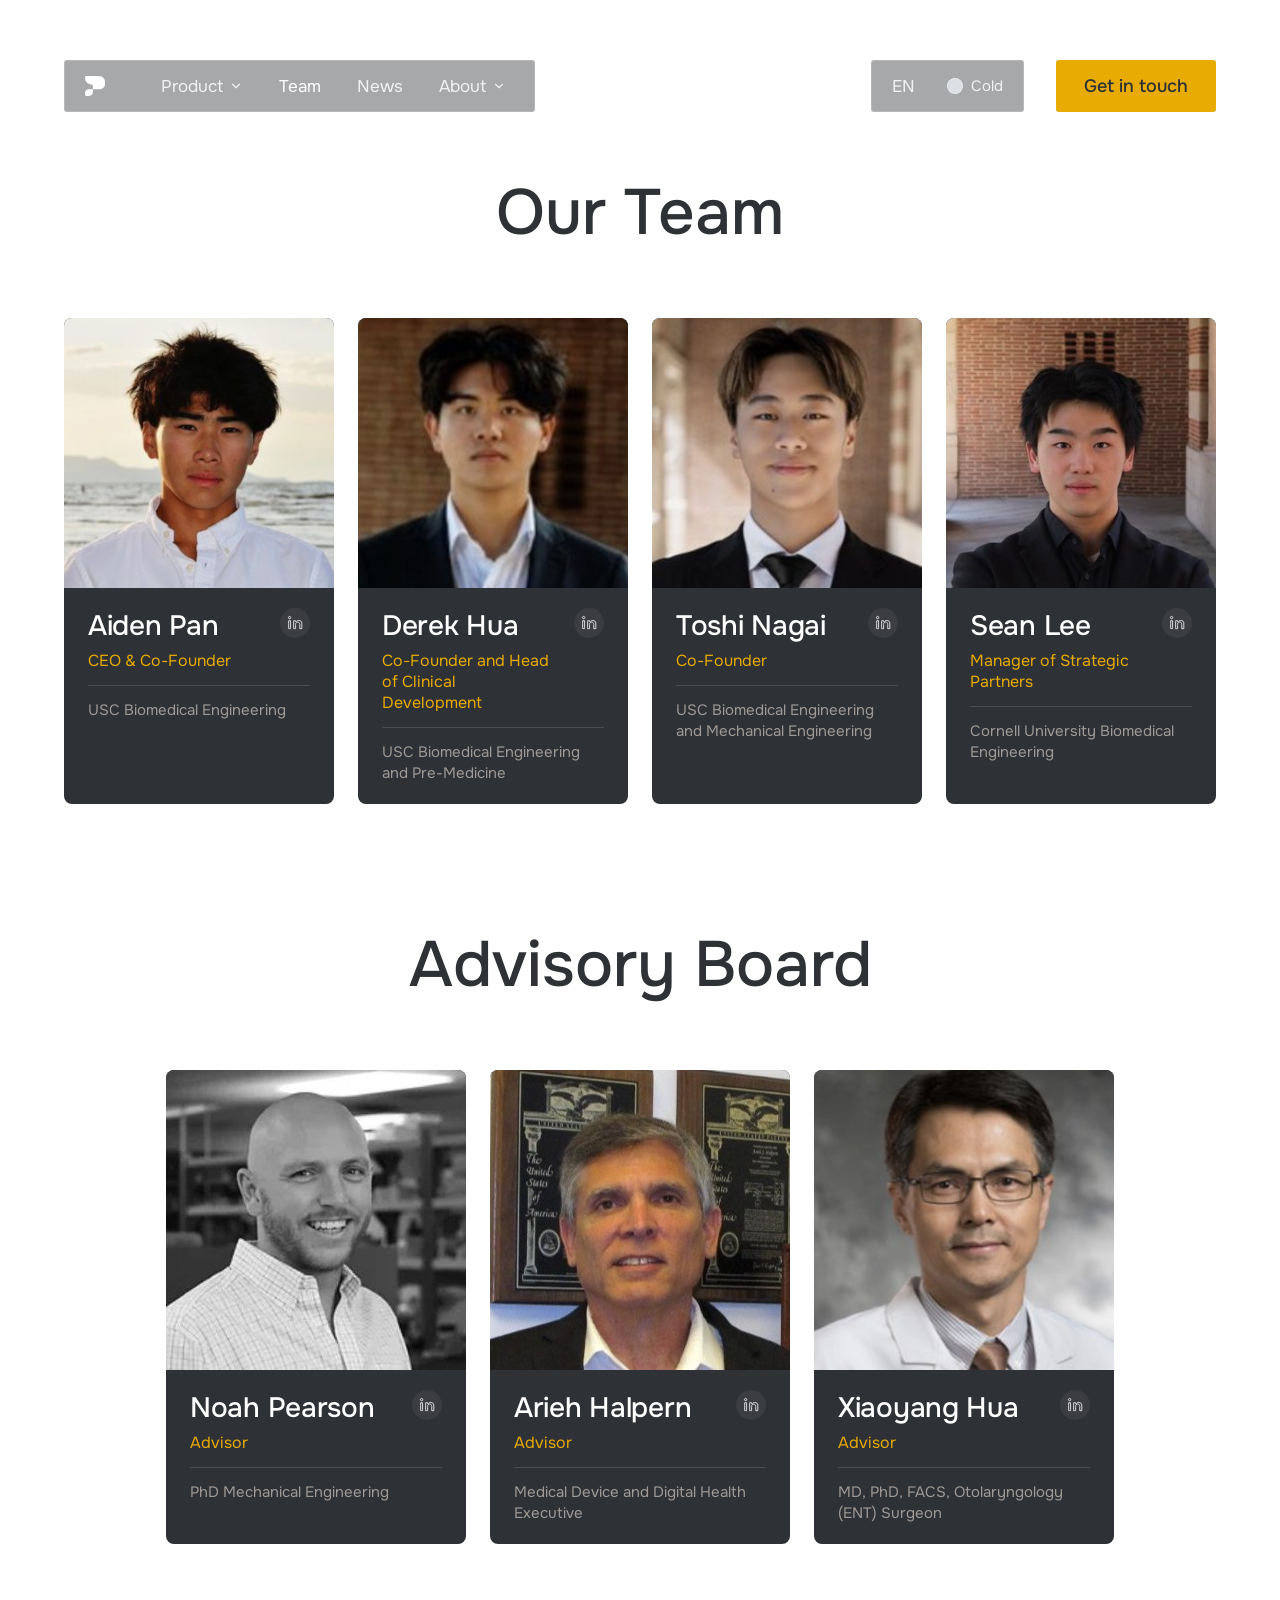
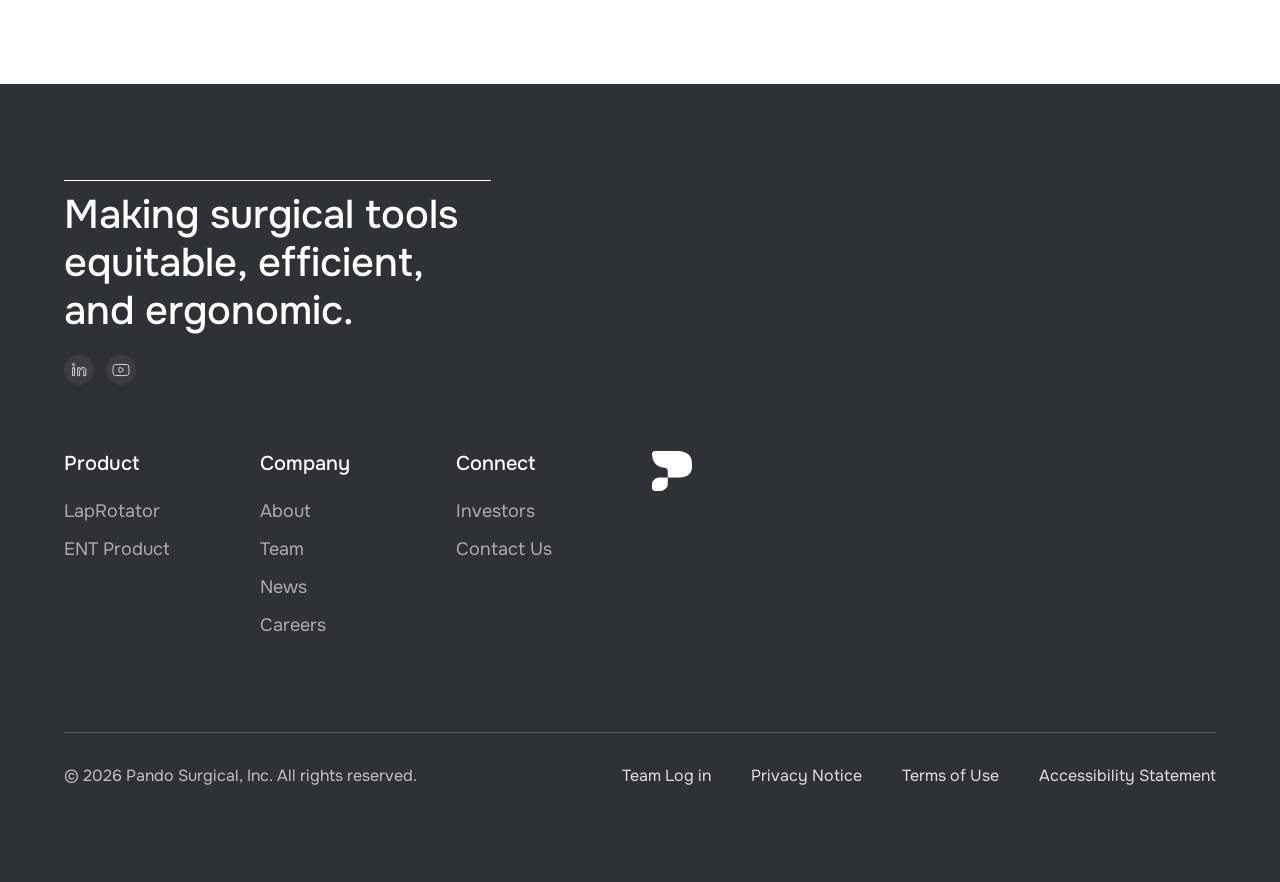
<file: team.html>
<!doctype html>
<html lang="en" data-theme="cold">
<head>
<meta charset="utf-8">
<meta name="viewport" content="width=device-width, initial-scale=1">
<title>Our Team | Pando Surgical</title>
<meta name="description" content="Meet the engineers and advisors behind Pando Surgical.">
<script>try{var t=localStorage.getItem("pando-theme");if(t==="warm"||t==="cold")document.documentElement.setAttribute("data-theme",t)}catch(e){}</script>
<link rel="icon" href="assets/icons/favicon.svg" type="image/svg+xml">
<link rel="preconnect" href="https://fonts.googleapis.com">
<link rel="preconnect" href="https://fonts.gstatic.com" crossorigin>
<link href="https://fonts.googleapis.com/css2?family=Onest:wght@400;500;600&display=swap" rel="stylesheet">
<link rel="stylesheet" href="css/style.css">
<noscript><style>body{opacity:1}.reveal{opacity:1;transform:none}</style></noscript>
</head>
<body class="page-light">
<a class="skip-link" href="#main">Skip to content</a>
<header class="nav" id="nav">
  <div class="nav-left glass">
    <a class="nav-logo" href="index.html" aria-label="Pando Surgical home"><svg aria-hidden="true" focusable="false" width="28" height="28" viewBox="0 0 28 28" fill="none" xmlns="http://www.w3.org/2000/svg"><path d="M8.94 11.80C1.49 11.01 0.24 5.91 0.04 2.09C-0.02 0.94 0.94 0 2.1 0H16.90C29.35 0 27.95 7.74 27.95 11.91C27.95 14.20 25.92 18.59 19.38 18.59H11.04V19.01V23.61C11.04 25.91 7.66 27.99 6.01 27.99L2.10 27.99C0.94 27.99 1.40e-05 27.06 1.40e-05 25.90L1.40e-05 22.98C1.40e-05 20.68 3.08 18.59 4.73 18.59H11.04V18.50V14.01C11.04 12.85 10.09 11.92 8.94 11.80Z" fill="currentColor"/></svg></a>
    <nav class="nav-links" aria-label="Main">
      <div class="dd">
        <button class="nav-link dd-toggle" aria-expanded="false" aria-controls="dd-product">Product <svg aria-hidden="true" focusable="false" width="14" height="14" viewBox="0 0 14 14" fill="none" xmlns="http://www.w3.org/2000/svg"><path d="M3.5 5.25L7 8.75L10.5 5.25" stroke="currentColor" stroke-width="1.16" stroke-linecap="round" stroke-linejoin="round"/></svg></button>
        <div class="dd-panel glass" id="dd-product">
          <a href="laprotator.html" class="">LapRotator</a>
          <a href="ent.html" class="">ENT Product</a>
        </div>
      </div>
      <a class="nav-link is-current" href="team.html">Team</a>
      <a class="nav-link" href="news.html">News</a>
      <div class="dd">
        <button class="nav-link dd-toggle" aria-expanded="false" aria-controls="dd-about">About <svg aria-hidden="true" focusable="false" width="14" height="14" viewBox="0 0 14 14" fill="none" xmlns="http://www.w3.org/2000/svg"><path d="M3.5 5.25L7 8.75L10.5 5.25" stroke="currentColor" stroke-width="1.16" stroke-linecap="round" stroke-linejoin="round"/></svg></button>
        <div class="dd-panel glass" id="dd-about">
          <a href="about.html" class="">Company</a>
          <a href="investors.html" class="">Investors</a>
          <a href="careers.html" class="">Careers</a>
          <a href="contact.html" class="">Contact Us</a>
        </div>
      </div>
    </nav>
    <div class="mobile-extra">
      <div class="row">
        <button class="theme-toggle" data-theme-toggle><span class="swatch"></span><span class="theme-label">Cold</span></button>
      </div>
      <a class="btn btn-primary" href="contact.html">Get in touch</a>
    </div>
    <button class="nav-burger" aria-label="Menu" aria-expanded="false"><span></span></button>
  </div>
  <div class="nav-right">
    <div class="nav-util glass">
      <span class="nav-link" title="Language">EN</span>
      <button class="theme-toggle" data-theme-toggle><span class="swatch"></span><span class="theme-label">Cold</span></button>
    </div>
    <a class="btn btn-primary" href="contact.html">Get in touch</a>
  </div>
</header>
<main id="main">

<section class="team">
  <h1 class="page-title">Our Team</h1>
  <div class="team-grid">
    <article class="member reveal">
      <span class="photo"><img src="assets/img/founder-1.jpg" alt="Aiden Pan" width="300" height="300" loading="lazy"></span>
      <div class="member-info">
        <div class="member-head"><div><h3>Aiden Pan</h3><p class="role">CEO & Co-Founder</p></div><a class="social" href="https://www.linkedin.com/in/aidenpan/" aria-label="Aiden Pan on LinkedIn" target="_blank" rel="noopener"><svg aria-hidden="true" focusable="false" width="30" height="30" viewBox="0 0 30 30" fill="none" xmlns="http://www.w3.org/2000/svg"><circle class="bg" cx="15" cy="15" r="15"/><path d="M18.69 12.47C19.48 12.43 20.34 12.66 20.89 13.13C21.42 13.59 21.70 14.23 21.79 14.94C21.82 15.25 21.82 15.56 21.82 15.90V20.35C21.82 20.44 21.82 20.55 21.82 20.66C21.16 20.66 20.44 20.66 19.75 20.66C19.75 20.43 19.75 20.20 19.75 19.99V16.60C19.74 16.26 19.73 15.88 19.63 15.52C19.50 15.03 19.22 14.54 18.61 14.28C18.30 14.14 17.94 14.10 17.60 14.12C17.26 14.14 16.91 14.22 16.62 14.39C16.36 14.54 16.21 14.69 16.05 14.88L16.04 14.90C15.75 15.28 15.65 15.73 15.61 16.14C15.59 16.34 15.58 16.54 15.58 16.74L15.59 17.29V20.45C15.59 20.51 15.59 20.57 15.58 20.66H14.69C14.38 20.66 13.99 20.65 13.62 20.65C13.63 20.21 13.63 19.75 13.62 19.32V13.67C13.63 13.39 13.63 13.06 13.63 12.74C14.10 12.74 14.59 12.73 15.03 12.74C15.21 12.74 15.40 12.74 15.59 12.74C15.59 12.74 15.59 12.74 15.59 12.74C15.59 12.88 15.59 13.01 15.59 13.13C15.59 13.16 15.59 13.24 15.58 13.32C15.58 13.36 15.58 13.40 15.58 13.44C15.59 13.45 15.59 13.47 15.59 13.49C15.59 13.49 15.59 13.53 15.60 13.57L15.66 13.89L15.98 13.89H16.00L16.13 13.89L16.24 13.81C16.28 13.78 16.31 13.75 16.32 13.74C16.34 13.72 16.35 13.70 16.37 13.68C16.39 13.65 16.43 13.61 16.46 13.57C16.49 13.53 16.52 13.49 16.54 13.46C16.56 13.44 16.57 13.43 16.58 13.42C16.58 13.41 16.59 13.40 16.59 13.40C17.10 12.85 17.83 12.52 18.61 12.47L18.62 12.47C18.64 12.47 18.67 12.47 18.69 12.47H18.69Z" stroke="white" stroke-width="0.8"/><path d="M10.08 12.74C10.21 12.74 10.39 12.74 10.57 12.74V19.58L10.57 20.48C10.57 20.51 10.57 20.55 10.57 20.58C10.23 20.59 9.90 20.59 9.56 20.58C9.26 20.58 8.95 20.58 8.65 20.59L8.65 15.27V13.03C8.65 12.92 8.65 12.83 8.65 12.74H10.08Z" stroke="white" stroke-width="0.8"/><path d="M9.47 8.40C10.13 8.33 10.72 8.81 10.79 9.47C10.86 10.13 10.37 10.72 9.71 10.79C9.10 10.85 8.54 10.43 8.42 9.84L8.40 9.72C8.33 9.06 8.81 8.47 9.47 8.40Z" stroke="white" stroke-width="0.8"/></svg></a></div>
        <hr>
        <p class="edu">USC Biomedical Engineering</p>
      </div>
    </article><article class="member reveal">
      <span class="photo"><img src="assets/img/founder-2.jpg" alt="Derek Hua" width="300" height="300" loading="lazy"></span>
      <div class="member-info">
        <div class="member-head"><div><h3>Derek Hua</h3><p class="role">Co-Founder and Head of Clinical Development</p></div><a class="social" href="https://www.linkedin.com/in/derekhuausc/" aria-label="Derek Hua on LinkedIn" target="_blank" rel="noopener"><svg aria-hidden="true" focusable="false" width="30" height="30" viewBox="0 0 30 30" fill="none" xmlns="http://www.w3.org/2000/svg"><circle class="bg" cx="15" cy="15" r="15"/><path d="M18.69 12.47C19.48 12.43 20.34 12.66 20.89 13.13C21.42 13.59 21.70 14.23 21.79 14.94C21.82 15.25 21.82 15.56 21.82 15.90V20.35C21.82 20.44 21.82 20.55 21.82 20.66C21.16 20.66 20.44 20.66 19.75 20.66C19.75 20.43 19.75 20.20 19.75 19.99V16.60C19.74 16.26 19.73 15.88 19.63 15.52C19.50 15.03 19.22 14.54 18.61 14.28C18.30 14.14 17.94 14.10 17.60 14.12C17.26 14.14 16.91 14.22 16.62 14.39C16.36 14.54 16.21 14.69 16.05 14.88L16.04 14.90C15.75 15.28 15.65 15.73 15.61 16.14C15.59 16.34 15.58 16.54 15.58 16.74L15.59 17.29V20.45C15.59 20.51 15.59 20.57 15.58 20.66H14.69C14.38 20.66 13.99 20.65 13.62 20.65C13.63 20.21 13.63 19.75 13.62 19.32V13.67C13.63 13.39 13.63 13.06 13.63 12.74C14.10 12.74 14.59 12.73 15.03 12.74C15.21 12.74 15.40 12.74 15.59 12.74C15.59 12.74 15.59 12.74 15.59 12.74C15.59 12.88 15.59 13.01 15.59 13.13C15.59 13.16 15.59 13.24 15.58 13.32C15.58 13.36 15.58 13.40 15.58 13.44C15.59 13.45 15.59 13.47 15.59 13.49C15.59 13.49 15.59 13.53 15.60 13.57L15.66 13.89L15.98 13.89H16.00L16.13 13.89L16.24 13.81C16.28 13.78 16.31 13.75 16.32 13.74C16.34 13.72 16.35 13.70 16.37 13.68C16.39 13.65 16.43 13.61 16.46 13.57C16.49 13.53 16.52 13.49 16.54 13.46C16.56 13.44 16.57 13.43 16.58 13.42C16.58 13.41 16.59 13.40 16.59 13.40C17.10 12.85 17.83 12.52 18.61 12.47L18.62 12.47C18.64 12.47 18.67 12.47 18.69 12.47H18.69Z" stroke="white" stroke-width="0.8"/><path d="M10.08 12.74C10.21 12.74 10.39 12.74 10.57 12.74V19.58L10.57 20.48C10.57 20.51 10.57 20.55 10.57 20.58C10.23 20.59 9.90 20.59 9.56 20.58C9.26 20.58 8.95 20.58 8.65 20.59L8.65 15.27V13.03C8.65 12.92 8.65 12.83 8.65 12.74H10.08Z" stroke="white" stroke-width="0.8"/><path d="M9.47 8.40C10.13 8.33 10.72 8.81 10.79 9.47C10.86 10.13 10.37 10.72 9.71 10.79C9.10 10.85 8.54 10.43 8.42 9.84L8.40 9.72C8.33 9.06 8.81 8.47 9.47 8.40Z" stroke="white" stroke-width="0.8"/></svg></a></div>
        <hr>
        <p class="edu">USC Biomedical Engineering and Pre-Medicine</p>
      </div>
    </article><article class="member reveal">
      <span class="photo"><img src="assets/img/founder-3.jpg" alt="Toshi Nagai" width="300" height="300" loading="lazy"></span>
      <div class="member-info">
        <div class="member-head"><div><h3>Toshi Nagai</h3><p class="role">Co-Founder</p></div><a class="social" href="https://www.linkedin.com/in/toshio-nagai2029/" aria-label="Toshi Nagai on LinkedIn" target="_blank" rel="noopener"><svg aria-hidden="true" focusable="false" width="30" height="30" viewBox="0 0 30 30" fill="none" xmlns="http://www.w3.org/2000/svg"><circle class="bg" cx="15" cy="15" r="15"/><path d="M18.69 12.47C19.48 12.43 20.34 12.66 20.89 13.13C21.42 13.59 21.70 14.23 21.79 14.94C21.82 15.25 21.82 15.56 21.82 15.90V20.35C21.82 20.44 21.82 20.55 21.82 20.66C21.16 20.66 20.44 20.66 19.75 20.66C19.75 20.43 19.75 20.20 19.75 19.99V16.60C19.74 16.26 19.73 15.88 19.63 15.52C19.50 15.03 19.22 14.54 18.61 14.28C18.30 14.14 17.94 14.10 17.60 14.12C17.26 14.14 16.91 14.22 16.62 14.39C16.36 14.54 16.21 14.69 16.05 14.88L16.04 14.90C15.75 15.28 15.65 15.73 15.61 16.14C15.59 16.34 15.58 16.54 15.58 16.74L15.59 17.29V20.45C15.59 20.51 15.59 20.57 15.58 20.66H14.69C14.38 20.66 13.99 20.65 13.62 20.65C13.63 20.21 13.63 19.75 13.62 19.32V13.67C13.63 13.39 13.63 13.06 13.63 12.74C14.10 12.74 14.59 12.73 15.03 12.74C15.21 12.74 15.40 12.74 15.59 12.74C15.59 12.74 15.59 12.74 15.59 12.74C15.59 12.88 15.59 13.01 15.59 13.13C15.59 13.16 15.59 13.24 15.58 13.32C15.58 13.36 15.58 13.40 15.58 13.44C15.59 13.45 15.59 13.47 15.59 13.49C15.59 13.49 15.59 13.53 15.60 13.57L15.66 13.89L15.98 13.89H16.00L16.13 13.89L16.24 13.81C16.28 13.78 16.31 13.75 16.32 13.74C16.34 13.72 16.35 13.70 16.37 13.68C16.39 13.65 16.43 13.61 16.46 13.57C16.49 13.53 16.52 13.49 16.54 13.46C16.56 13.44 16.57 13.43 16.58 13.42C16.58 13.41 16.59 13.40 16.59 13.40C17.10 12.85 17.83 12.52 18.61 12.47L18.62 12.47C18.64 12.47 18.67 12.47 18.69 12.47H18.69Z" stroke="white" stroke-width="0.8"/><path d="M10.08 12.74C10.21 12.74 10.39 12.74 10.57 12.74V19.58L10.57 20.48C10.57 20.51 10.57 20.55 10.57 20.58C10.23 20.59 9.90 20.59 9.56 20.58C9.26 20.58 8.95 20.58 8.65 20.59L8.65 15.27V13.03C8.65 12.92 8.65 12.83 8.65 12.74H10.08Z" stroke="white" stroke-width="0.8"/><path d="M9.47 8.40C10.13 8.33 10.72 8.81 10.79 9.47C10.86 10.13 10.37 10.72 9.71 10.79C9.10 10.85 8.54 10.43 8.42 9.84L8.40 9.72C8.33 9.06 8.81 8.47 9.47 8.40Z" stroke="white" stroke-width="0.8"/></svg></a></div>
        <hr>
        <p class="edu">USC Biomedical Engineering and Mechanical Engineering</p>
      </div>
    </article><article class="member reveal">
      <span class="photo"><img src="assets/img/founder-4.jpg" alt="Sean Lee" width="300" height="300" loading="lazy"></span>
      <div class="member-info">
        <div class="member-head"><div><h3>Sean Lee</h3><p class="role">Manager of Strategic Partners</p></div><a class="social" href="https://www.linkedin.com/in/sean-lee-9bbab8373/" aria-label="Sean Lee on LinkedIn" target="_blank" rel="noopener"><svg aria-hidden="true" focusable="false" width="30" height="30" viewBox="0 0 30 30" fill="none" xmlns="http://www.w3.org/2000/svg"><circle class="bg" cx="15" cy="15" r="15"/><path d="M18.69 12.47C19.48 12.43 20.34 12.66 20.89 13.13C21.42 13.59 21.70 14.23 21.79 14.94C21.82 15.25 21.82 15.56 21.82 15.90V20.35C21.82 20.44 21.82 20.55 21.82 20.66C21.16 20.66 20.44 20.66 19.75 20.66C19.75 20.43 19.75 20.20 19.75 19.99V16.60C19.74 16.26 19.73 15.88 19.63 15.52C19.50 15.03 19.22 14.54 18.61 14.28C18.30 14.14 17.94 14.10 17.60 14.12C17.26 14.14 16.91 14.22 16.62 14.39C16.36 14.54 16.21 14.69 16.05 14.88L16.04 14.90C15.75 15.28 15.65 15.73 15.61 16.14C15.59 16.34 15.58 16.54 15.58 16.74L15.59 17.29V20.45C15.59 20.51 15.59 20.57 15.58 20.66H14.69C14.38 20.66 13.99 20.65 13.62 20.65C13.63 20.21 13.63 19.75 13.62 19.32V13.67C13.63 13.39 13.63 13.06 13.63 12.74C14.10 12.74 14.59 12.73 15.03 12.74C15.21 12.74 15.40 12.74 15.59 12.74C15.59 12.74 15.59 12.74 15.59 12.74C15.59 12.88 15.59 13.01 15.59 13.13C15.59 13.16 15.59 13.24 15.58 13.32C15.58 13.36 15.58 13.40 15.58 13.44C15.59 13.45 15.59 13.47 15.59 13.49C15.59 13.49 15.59 13.53 15.60 13.57L15.66 13.89L15.98 13.89H16.00L16.13 13.89L16.24 13.81C16.28 13.78 16.31 13.75 16.32 13.74C16.34 13.72 16.35 13.70 16.37 13.68C16.39 13.65 16.43 13.61 16.46 13.57C16.49 13.53 16.52 13.49 16.54 13.46C16.56 13.44 16.57 13.43 16.58 13.42C16.58 13.41 16.59 13.40 16.59 13.40C17.10 12.85 17.83 12.52 18.61 12.47L18.62 12.47C18.64 12.47 18.67 12.47 18.69 12.47H18.69Z" stroke="white" stroke-width="0.8"/><path d="M10.08 12.74C10.21 12.74 10.39 12.74 10.57 12.74V19.58L10.57 20.48C10.57 20.51 10.57 20.55 10.57 20.58C10.23 20.59 9.90 20.59 9.56 20.58C9.26 20.58 8.95 20.58 8.65 20.59L8.65 15.27V13.03C8.65 12.92 8.65 12.83 8.65 12.74H10.08Z" stroke="white" stroke-width="0.8"/><path d="M9.47 8.40C10.13 8.33 10.72 8.81 10.79 9.47C10.86 10.13 10.37 10.72 9.71 10.79C9.10 10.85 8.54 10.43 8.42 9.84L8.40 9.72C8.33 9.06 8.81 8.47 9.47 8.40Z" stroke="white" stroke-width="0.8"/></svg></a></div>
        <hr>
        <p class="edu">Cornell University Biomedical Engineering</p>
      </div>
    </article>
  </div>
  <h2>Advisory Board</h2>
  <div class="team-grid">
    <article class="member reveal">
      <span class="photo"><img src="assets/img/advisor-1.jpg" alt="Noah Pearson" width="300" height="300" loading="lazy"></span>
      <div class="member-info">
        <div class="member-head"><div><h3>Noah Pearson</h3><p class="role">Advisor</p></div><a class="social" href="https://www.linkedin.com/in/noah-r-pearson/" aria-label="Noah Pearson on LinkedIn" target="_blank" rel="noopener"><svg aria-hidden="true" focusable="false" width="30" height="30" viewBox="0 0 30 30" fill="none" xmlns="http://www.w3.org/2000/svg"><circle class="bg" cx="15" cy="15" r="15"/><path d="M18.69 12.47C19.48 12.43 20.34 12.66 20.89 13.13C21.42 13.59 21.70 14.23 21.79 14.94C21.82 15.25 21.82 15.56 21.82 15.90V20.35C21.82 20.44 21.82 20.55 21.82 20.66C21.16 20.66 20.44 20.66 19.75 20.66C19.75 20.43 19.75 20.20 19.75 19.99V16.60C19.74 16.26 19.73 15.88 19.63 15.52C19.50 15.03 19.22 14.54 18.61 14.28C18.30 14.14 17.94 14.10 17.60 14.12C17.26 14.14 16.91 14.22 16.62 14.39C16.36 14.54 16.21 14.69 16.05 14.88L16.04 14.90C15.75 15.28 15.65 15.73 15.61 16.14C15.59 16.34 15.58 16.54 15.58 16.74L15.59 17.29V20.45C15.59 20.51 15.59 20.57 15.58 20.66H14.69C14.38 20.66 13.99 20.65 13.62 20.65C13.63 20.21 13.63 19.75 13.62 19.32V13.67C13.63 13.39 13.63 13.06 13.63 12.74C14.10 12.74 14.59 12.73 15.03 12.74C15.21 12.74 15.40 12.74 15.59 12.74C15.59 12.74 15.59 12.74 15.59 12.74C15.59 12.88 15.59 13.01 15.59 13.13C15.59 13.16 15.59 13.24 15.58 13.32C15.58 13.36 15.58 13.40 15.58 13.44C15.59 13.45 15.59 13.47 15.59 13.49C15.59 13.49 15.59 13.53 15.60 13.57L15.66 13.89L15.98 13.89H16.00L16.13 13.89L16.24 13.81C16.28 13.78 16.31 13.75 16.32 13.74C16.34 13.72 16.35 13.70 16.37 13.68C16.39 13.65 16.43 13.61 16.46 13.57C16.49 13.53 16.52 13.49 16.54 13.46C16.56 13.44 16.57 13.43 16.58 13.42C16.58 13.41 16.59 13.40 16.59 13.40C17.10 12.85 17.83 12.52 18.61 12.47L18.62 12.47C18.64 12.47 18.67 12.47 18.69 12.47H18.69Z" stroke="white" stroke-width="0.8"/><path d="M10.08 12.74C10.21 12.74 10.39 12.74 10.57 12.74V19.58L10.57 20.48C10.57 20.51 10.57 20.55 10.57 20.58C10.23 20.59 9.90 20.59 9.56 20.58C9.26 20.58 8.95 20.58 8.65 20.59L8.65 15.27V13.03C8.65 12.92 8.65 12.83 8.65 12.74H10.08Z" stroke="white" stroke-width="0.8"/><path d="M9.47 8.40C10.13 8.33 10.72 8.81 10.79 9.47C10.86 10.13 10.37 10.72 9.71 10.79C9.10 10.85 8.54 10.43 8.42 9.84L8.40 9.72C8.33 9.06 8.81 8.47 9.47 8.40Z" stroke="white" stroke-width="0.8"/></svg></a></div>
        <hr>
        <p class="edu">PhD Mechanical Engineering</p>
      </div>
    </article><article class="member reveal">
      <span class="photo"><img src="assets/img/advisor-2.jpg" alt="Arieh Halpern" width="300" height="300" loading="lazy"></span>
      <div class="member-info">
        <div class="member-head"><div><h3>Arieh Halpern</h3><p class="role">Advisor</p></div><a class="social" href="https://www.linkedin.com/in/arieh-halpern/" aria-label="Arieh Halpern on LinkedIn" target="_blank" rel="noopener"><svg aria-hidden="true" focusable="false" width="30" height="30" viewBox="0 0 30 30" fill="none" xmlns="http://www.w3.org/2000/svg"><circle class="bg" cx="15" cy="15" r="15"/><path d="M18.69 12.47C19.48 12.43 20.34 12.66 20.89 13.13C21.42 13.59 21.70 14.23 21.79 14.94C21.82 15.25 21.82 15.56 21.82 15.90V20.35C21.82 20.44 21.82 20.55 21.82 20.66C21.16 20.66 20.44 20.66 19.75 20.66C19.75 20.43 19.75 20.20 19.75 19.99V16.60C19.74 16.26 19.73 15.88 19.63 15.52C19.50 15.03 19.22 14.54 18.61 14.28C18.30 14.14 17.94 14.10 17.60 14.12C17.26 14.14 16.91 14.22 16.62 14.39C16.36 14.54 16.21 14.69 16.05 14.88L16.04 14.90C15.75 15.28 15.65 15.73 15.61 16.14C15.59 16.34 15.58 16.54 15.58 16.74L15.59 17.29V20.45C15.59 20.51 15.59 20.57 15.58 20.66H14.69C14.38 20.66 13.99 20.65 13.62 20.65C13.63 20.21 13.63 19.75 13.62 19.32V13.67C13.63 13.39 13.63 13.06 13.63 12.74C14.10 12.74 14.59 12.73 15.03 12.74C15.21 12.74 15.40 12.74 15.59 12.74C15.59 12.74 15.59 12.74 15.59 12.74C15.59 12.88 15.59 13.01 15.59 13.13C15.59 13.16 15.59 13.24 15.58 13.32C15.58 13.36 15.58 13.40 15.58 13.44C15.59 13.45 15.59 13.47 15.59 13.49C15.59 13.49 15.59 13.53 15.60 13.57L15.66 13.89L15.98 13.89H16.00L16.13 13.89L16.24 13.81C16.28 13.78 16.31 13.75 16.32 13.74C16.34 13.72 16.35 13.70 16.37 13.68C16.39 13.65 16.43 13.61 16.46 13.57C16.49 13.53 16.52 13.49 16.54 13.46C16.56 13.44 16.57 13.43 16.58 13.42C16.58 13.41 16.59 13.40 16.59 13.40C17.10 12.85 17.83 12.52 18.61 12.47L18.62 12.47C18.64 12.47 18.67 12.47 18.69 12.47H18.69Z" stroke="white" stroke-width="0.8"/><path d="M10.08 12.74C10.21 12.74 10.39 12.74 10.57 12.74V19.58L10.57 20.48C10.57 20.51 10.57 20.55 10.57 20.58C10.23 20.59 9.90 20.59 9.56 20.58C9.26 20.58 8.95 20.58 8.65 20.59L8.65 15.27V13.03C8.65 12.92 8.65 12.83 8.65 12.74H10.08Z" stroke="white" stroke-width="0.8"/><path d="M9.47 8.40C10.13 8.33 10.72 8.81 10.79 9.47C10.86 10.13 10.37 10.72 9.71 10.79C9.10 10.85 8.54 10.43 8.42 9.84L8.40 9.72C8.33 9.06 8.81 8.47 9.47 8.40Z" stroke="white" stroke-width="0.8"/></svg></a></div>
        <hr>
        <p class="edu">Medical Device and Digital Health Executive</p>
      </div>
    </article><article class="member reveal">
      <span class="photo"><img src="assets/img/advisor-3.jpg" alt="Xiaoyang Hua" width="300" height="300" loading="lazy"></span>
      <div class="member-info">
        <div class="member-head"><div><h3>Xiaoyang Hua</h3><p class="role">Advisor</p></div><a class="social" href="https://www.linkedin.com/in/xiaoyang-hua-22062212b/" aria-label="Xiaoyang Hua on LinkedIn" target="_blank" rel="noopener"><svg aria-hidden="true" focusable="false" width="30" height="30" viewBox="0 0 30 30" fill="none" xmlns="http://www.w3.org/2000/svg"><circle class="bg" cx="15" cy="15" r="15"/><path d="M18.69 12.47C19.48 12.43 20.34 12.66 20.89 13.13C21.42 13.59 21.70 14.23 21.79 14.94C21.82 15.25 21.82 15.56 21.82 15.90V20.35C21.82 20.44 21.82 20.55 21.82 20.66C21.16 20.66 20.44 20.66 19.75 20.66C19.75 20.43 19.75 20.20 19.75 19.99V16.60C19.74 16.26 19.73 15.88 19.63 15.52C19.50 15.03 19.22 14.54 18.61 14.28C18.30 14.14 17.94 14.10 17.60 14.12C17.26 14.14 16.91 14.22 16.62 14.39C16.36 14.54 16.21 14.69 16.05 14.88L16.04 14.90C15.75 15.28 15.65 15.73 15.61 16.14C15.59 16.34 15.58 16.54 15.58 16.74L15.59 17.29V20.45C15.59 20.51 15.59 20.57 15.58 20.66H14.69C14.38 20.66 13.99 20.65 13.62 20.65C13.63 20.21 13.63 19.75 13.62 19.32V13.67C13.63 13.39 13.63 13.06 13.63 12.74C14.10 12.74 14.59 12.73 15.03 12.74C15.21 12.74 15.40 12.74 15.59 12.74C15.59 12.74 15.59 12.74 15.59 12.74C15.59 12.88 15.59 13.01 15.59 13.13C15.59 13.16 15.59 13.24 15.58 13.32C15.58 13.36 15.58 13.40 15.58 13.44C15.59 13.45 15.59 13.47 15.59 13.49C15.59 13.49 15.59 13.53 15.60 13.57L15.66 13.89L15.98 13.89H16.00L16.13 13.89L16.24 13.81C16.28 13.78 16.31 13.75 16.32 13.74C16.34 13.72 16.35 13.70 16.37 13.68C16.39 13.65 16.43 13.61 16.46 13.57C16.49 13.53 16.52 13.49 16.54 13.46C16.56 13.44 16.57 13.43 16.58 13.42C16.58 13.41 16.59 13.40 16.59 13.40C17.10 12.85 17.83 12.52 18.61 12.47L18.62 12.47C18.64 12.47 18.67 12.47 18.69 12.47H18.69Z" stroke="white" stroke-width="0.8"/><path d="M10.08 12.74C10.21 12.74 10.39 12.74 10.57 12.74V19.58L10.57 20.48C10.57 20.51 10.57 20.55 10.57 20.58C10.23 20.59 9.90 20.59 9.56 20.58C9.26 20.58 8.95 20.58 8.65 20.59L8.65 15.27V13.03C8.65 12.92 8.65 12.83 8.65 12.74H10.08Z" stroke="white" stroke-width="0.8"/><path d="M9.47 8.40C10.13 8.33 10.72 8.81 10.79 9.47C10.86 10.13 10.37 10.72 9.71 10.79C9.10 10.85 8.54 10.43 8.42 9.84L8.40 9.72C8.33 9.06 8.81 8.47 9.47 8.40Z" stroke="white" stroke-width="0.8"/></svg></a></div>
        <hr>
        <p class="edu">MD, PhD, FACS, Otolaryngology (ENT) Surgeon</p>
      </div>
    </article>
  </div>
</section>

</main>
<footer class="footer-simple">
  <div class="fs-top">
    <div class="fs-brand">
      <p>Making surgical tools equitable, efficient, and ergonomic.</p>
      <div class="socials">
        <a class="social" href="https://www.linkedin.com/company/pandosurgical/posts/?feedView=all" aria-label="Pando Surgical on LinkedIn" target="_blank" rel="noopener"><svg aria-hidden="true" focusable="false" width="30" height="30" viewBox="0 0 30 30" fill="none" xmlns="http://www.w3.org/2000/svg"><circle class="bg" cx="15" cy="15" r="15"/><path d="M18.69 12.47C19.48 12.43 20.34 12.66 20.89 13.13C21.42 13.59 21.70 14.23 21.79 14.94C21.82 15.25 21.82 15.56 21.82 15.90V20.35C21.82 20.44 21.82 20.55 21.82 20.66C21.16 20.66 20.44 20.66 19.75 20.66C19.75 20.43 19.75 20.20 19.75 19.99V16.60C19.74 16.27 19.73 15.88 19.63 15.52C19.50 15.03 19.22 14.54 18.61 14.28C18.30 14.14 17.94 14.10 17.60 14.12C17.26 14.14 16.91 14.22 16.62 14.39C16.36 14.54 16.21 14.69 16.05 14.88L16.04 14.90C15.75 15.28 15.65 15.73 15.61 16.14C15.59 16.34 15.58 16.54 15.58 16.74L15.59 17.29V20.45C15.59 20.51 15.58 20.58 15.58 20.66H14.69C14.38 20.66 13.99 20.65 13.62 20.65C13.63 20.21 13.63 19.75 13.62 19.32V13.67C13.62 13.39 13.63 13.06 13.63 12.74C14.10 12.74 14.59 12.73 15.03 12.74C15.21 12.74 15.40 12.74 15.59 12.74C15.59 12.74 15.59 12.74 15.59 12.74C15.59 12.88 15.59 13.01 15.59 13.13C15.59 13.16 15.59 13.24 15.58 13.32C15.58 13.36 15.58 13.40 15.58 13.44C15.59 13.45 15.59 13.47 15.59 13.49C15.59 13.49 15.59 13.53 15.60 13.57L15.66 13.89L15.98 13.89H16.00L16.13 13.89L16.24 13.81C16.28 13.78 16.31 13.75 16.32 13.74C16.34 13.72 16.35 13.70 16.37 13.68C16.39 13.65 16.43 13.61 16.46 13.57C16.49 13.53 16.52 13.49 16.54 13.46C16.56 13.44 16.57 13.43 16.58 13.42C16.58 13.41 16.59 13.40 16.59 13.40C17.10 12.85 17.83 12.52 18.61 12.47L18.62 12.47C18.64 12.47 18.67 12.47 18.69 12.47H18.69Z" stroke="white" stroke-width="0.8"/><path d="M10.08 12.74C10.21 12.74 10.39 12.74 10.57 12.74V19.58L10.57 20.48C10.57 20.51 10.57 20.55 10.57 20.58C10.23 20.59 9.90 20.59 9.56 20.58C9.26 20.58 8.95 20.58 8.65 20.59L8.65 15.27V13.03C8.65 12.92 8.65 12.83 8.65 12.74H10.08Z" stroke="white" stroke-width="0.8"/><path d="M9.47 8.40C10.13 8.33 10.72 8.81 10.79 9.47C10.86 10.13 10.37 10.72 9.71 10.79C9.10 10.85 8.54 10.43 8.42 9.84L8.40 9.72C8.33 9.06 8.81 8.47 9.47 8.40Z" stroke="white" stroke-width="0.8"/></svg></a>
        <a class="social" href="https://www.youtube.com/@pandosurgical" aria-label="Pando Surgical on YouTube" target="_blank" rel="noopener"><svg aria-hidden="true" focusable="false" width="30" height="30" viewBox="0 0 30 30" fill="none" xmlns="http://www.w3.org/2000/svg"><circle class="bg" cx="15" cy="15" r="15"/><path d="M15.04 9.40H15.04C16.32 9.39 17.60 9.41 18.88 9.48V9.48C19.40 9.51 20.05 9.51 20.68 9.59C21.32 9.68 21.83 9.83 22.11 10.08C22.29 10.24 22.45 10.49 22.58 10.83C22.70 11.17 22.79 11.57 22.85 11.99C22.96 12.84 22.96 13.74 22.98 14.39C23.03 15.92 22.98 17.73 22.61 19.14V19.14C22.46 19.70 22.07 20.02 21.52 20.21C20.96 20.40 20.29 20.44 19.68 20.47L19.67 20.47C18.72 20.53 17.81 20.55 16.86 20.57L16.85 20.57C16.72 20.58 16.60 20.58 16.47 20.58H16.47C14.58 20.62 12.68 20.58 10.79 20.48H10.79C10.31 20.46 9.71 20.45 9.14 20.36C8.55 20.27 8.09 20.11 7.85 19.87L7.84 19.87L7.69 19.70C7.60 19.59 7.52 19.47 7.45 19.33L7.36 19.13C7.24 18.79 7.14 18.07 7.08 17.27C7.01 16.48 6.99 15.69 7.00 15.23C7.03 13.68 6.99 12.11 7.41 10.71C7.47 10.52 7.63 10.30 7.86 10.11C8.08 9.91 8.34 9.78 8.54 9.73C9.17 9.59 9.88 9.54 10.57 9.50L10.57 9.50C11.41 9.45 12.25 9.42 13.09 9.41H13.10L13.11 9.41L13.14 9.41C13.72 9.38 14.42 9.40 15.04 9.40ZM14.32 12.49C13.71 12.13 12.92 12.57 12.93 13.29C12.94 14.37 12.94 15.45 12.93 16.54C12.92 17.26 13.71 17.69 14.32 17.32C14.57 17.16 14.82 17.01 15.08 16.86L15.08 16.86C15.38 16.68 15.84 16.43 16.17 16.21C16.48 16.05 16.77 15.88 17.04 15.72C17.63 15.37 17.69 14.47 17.06 14.10L15.22 13.01H15.22C15.09 12.93 14.94 12.85 14.79 12.76C14.64 12.67 14.48 12.58 14.32 12.49Z" stroke="white" stroke-width="0.8"/></svg></a>
      </div>
    </div>
    <div class="fs-right">
      <div class="footer-cols">
        <div class="footer-col">
          <h2>Product</h2>
          <ul><li><a href="laprotator.html">LapRotator</a></li><li><a href="ent.html">ENT Product</a></li></ul>
        </div>
        <div class="footer-col">
          <h2>Company</h2>
          <ul><li><a href="about.html">About</a></li><li><a href="team.html">Team</a></li><li><a href="news.html">News</a></li><li><a href="careers.html">Careers</a></li></ul>
        </div>
        <div class="footer-col">
          <h2>Connect</h2>
          <ul><li><a href="investors.html">Investors</a></li><li><a href="contact.html">Contact Us</a></li></ul>
        </div>
      </div>
      <a href="index.html" class="fs-mark" aria-label="Pando Surgical home"><svg aria-hidden="true" focusable="false" width="40" height="40" viewBox="0 0 40 40" fill="none" xmlns="http://www.w3.org/2000/svg"><path d="M12.77 16.86C2.13 15.72 0.35 8.45 0.05 2.99C-0.03 1.34 1.34 0 3 0H24.15C41.92 0 39.93 11.06 39.93 17.01C39.93 20.29 37.03 26.56 27.69 26.56H15.77V27.16V33.73C15.77 37.01 10.94 39.99 8.58 39.99L3.00 39.99C1.34 39.99 2.01e-05 38.65 2.01e-05 37.00L2.01e-05 32.83C2.01e-05 29.55 4.40 26.56 6.76 26.56H15.77V26.43V20.01C15.77 18.35 14.42 17.03 12.77 16.86Z" fill="currentColor"/></svg></a>
    </div>
  </div>
  <div class="fs-bottom">
    <small>© 2026 Pando Surgical, Inc. All rights reserved.</small>
    <nav class="fs-legal" aria-label="Legal">
      <button type="button" data-modal="login">Team Log in</button>
      <a href="privacy.html">Privacy Notice</a>
      <a href="terms.html">Terms of Use</a>
      <a href="accessibility.html">Accessibility Statement</a>
    </nav>
  </div>
</footer>
<div class="modal" id="login" role="dialog" aria-modal="true" aria-labelledby="login-title" aria-hidden="true">
  <div class="modal-card login-card">
    <div class="login-head">
      <h2 id="login-title">Welcome back</h2>
      <p>Sign in to access your account</p>
    </div>
    <button class="modal-close" aria-label="Close"><img src="assets/icons/icon-close.svg" alt=""></button>
    <form class="login-body" data-demo="Sign in isn’t connected yet. This is a preview of the design.">
      <button type="button" class="btn btn-google btn-block"><svg viewBox="0 0 48 48" aria-hidden="true"><path fill="#FFC107" d="M43.6 20.5H42V20H24v8h11.3C33.7 32.7 29.2 36 24 36c-6.6 0-12-5.4-12-12s5.4-12 12-12c3.1 0 5.8 1.2 7.9 3.1l5.7-5.7C34 6.1 29.3 4 24 4 12.9 4 4 12.9 4 24s8.9 20 20 20 20-8.9 20-20c0-1.3-.1-2.4-.4-3.5z"/><path fill="#FF3D00" d="M6.3 14.7l6.6 4.8C14.7 15.1 19 12 24 12c3.1 0 5.8 1.2 7.9 3.1l5.7-5.7C34 6.1 29.3 4 24 4 16.3 4 9.7 8.3 6.3 14.7z"/><path fill="#4CAF50" d="M24 44c5.2 0 9.9-2 13.4-5.2l-6.2-5.2C29.2 35.1 26.7 36 24 36c-5.2 0-9.6-3.3-11.3-7.9l-6.5 5C9.5 39.6 16.2 44 24 44z"/><path fill="#1976D2" d="M43.6 20.5H42V20H24v8h11.3c-.8 2.2-2.2 4.2-4.1 5.6l6.2 5.2C37 39.2 44 34 44 24c0-1.3-.1-2.4-.4-3.5z"/></svg> Continue with Google</button>
      <div class="or">or</div>
      <div class="field">
        <label for="login-email">Email address</label>
        <div class="input-icon"><img src="assets/icons/icon-mail.svg" alt=""><input id="login-email" type="email" placeholder="you@example.com" autocomplete="email" required></div>
      </div>
      <div class="field">
        <label for="login-pass">Password</label>
        <div class="input-icon"><img src="assets/icons/icon-lock-field.svg" alt=""><input id="login-pass" type="password" placeholder="Enter your password" autocomplete="current-password" required>
          <button type="button" class="eye" aria-label="Show password"><img src="assets/icons/icon-eye.svg" alt=""></button></div>
      </div>
      <a class="forgot" href="mailto:contact@pandosurgical.com?subject=Password%20reset">Forgot password?</a>
      <button class="btn btn-primary btn-block" type="submit">Sign in</button>
      <p class="form-note" role="status"></p>
      <p class="login-foot">Don’t have an account? <a href="mailto:contact@pandosurgical.com?subject=Request%20access">Request access</a></p>
    </form>
  </div>
</div>

<script src="js/main.js"></script>
</body>
</html>
</file>
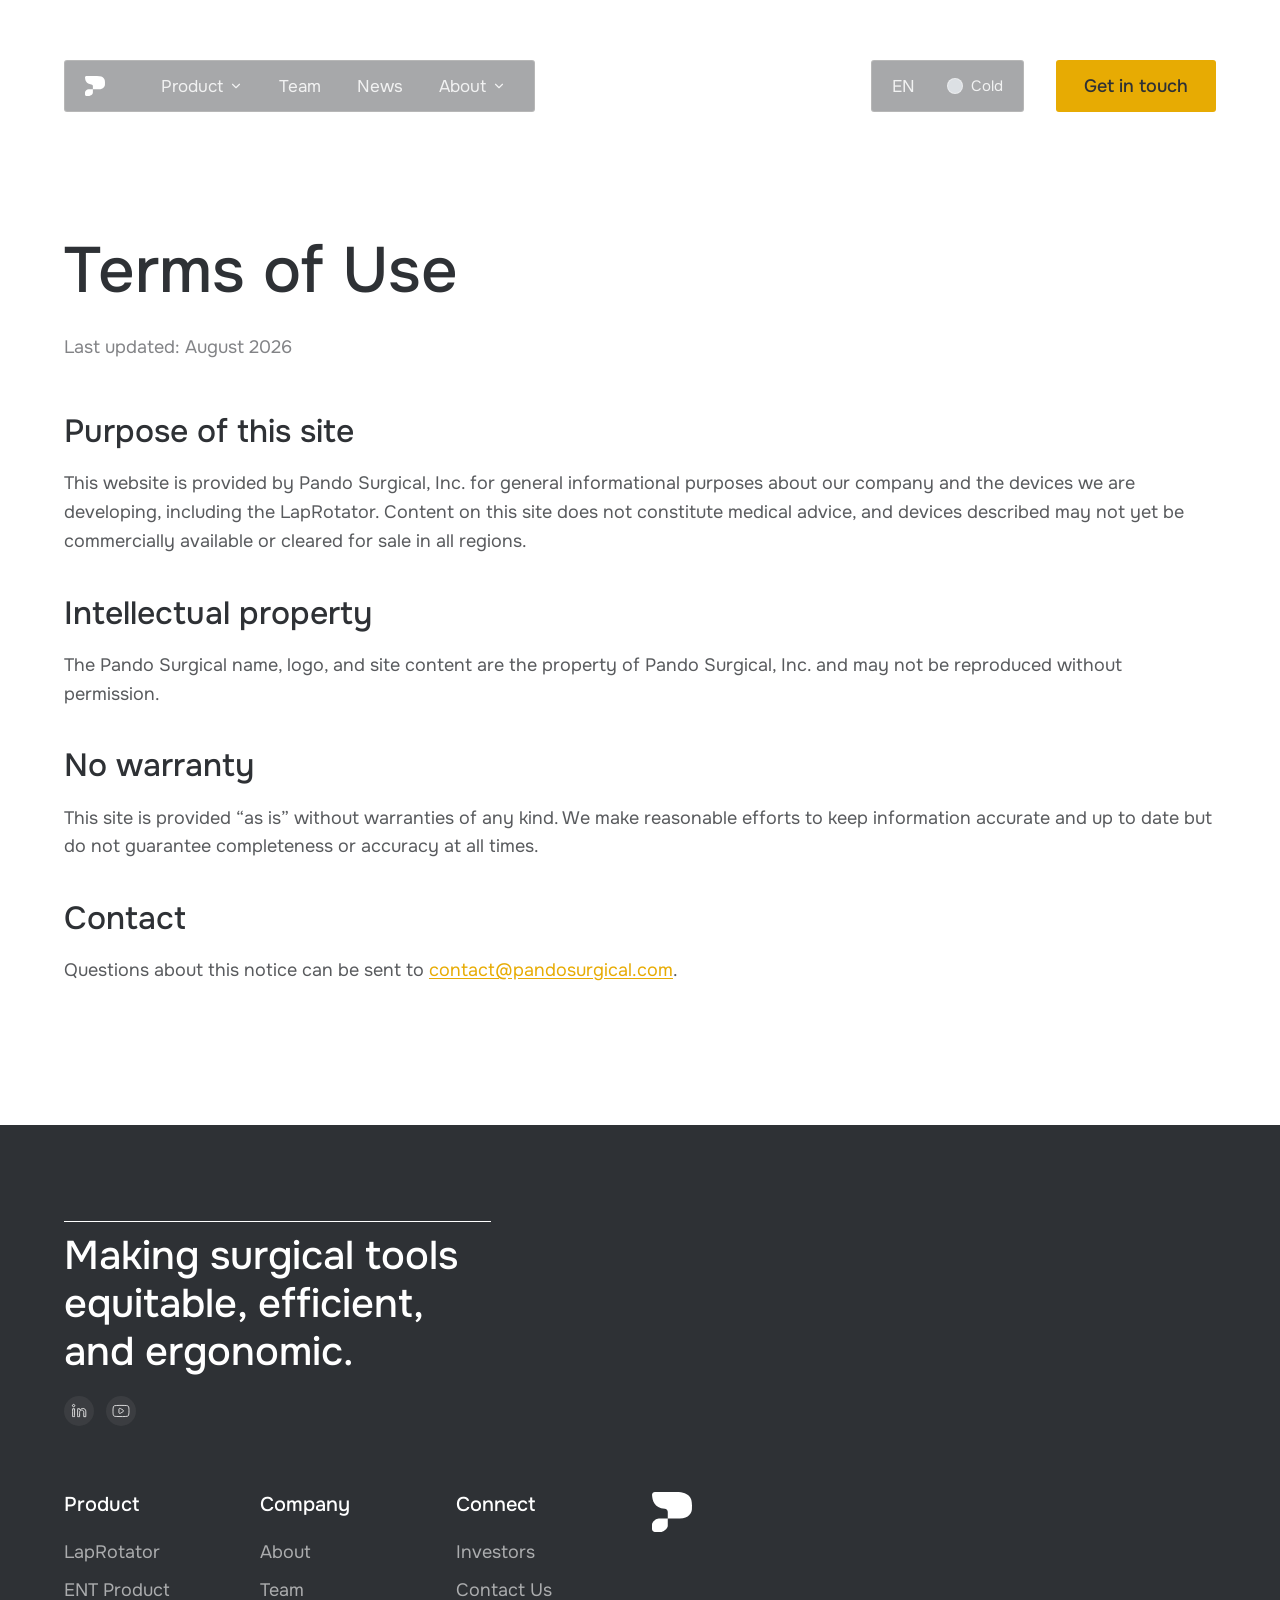
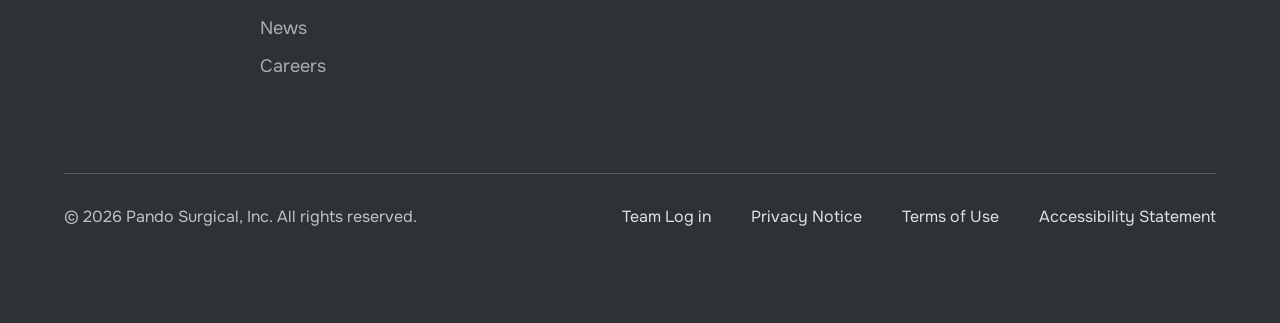
<file: terms.html>
<!doctype html>
<html lang="en" data-theme="cold">
<head>
<meta charset="utf-8">
<meta name="viewport" content="width=device-width, initial-scale=1">
<title>Terms of Use | Pando Surgical</title>
<meta name="description" content="Terms of use for the Pando Surgical website.">
<script>try{var t=localStorage.getItem("pando-theme");if(t==="warm"||t==="cold")document.documentElement.setAttribute("data-theme",t)}catch(e){}</script>
<link rel="icon" href="assets/icons/favicon.svg" type="image/svg+xml">
<link rel="preconnect" href="https://fonts.googleapis.com">
<link rel="preconnect" href="https://fonts.gstatic.com" crossorigin>
<link href="https://fonts.googleapis.com/css2?family=Onest:wght@400;500;600&display=swap" rel="stylesheet">
<link rel="stylesheet" href="css/style.css">
<noscript><style>body{opacity:1}.reveal{opacity:1;transform:none}</style></noscript>
</head>
<body class="page-light">
<a class="skip-link" href="#main">Skip to content</a>
<header class="nav" id="nav">
  <div class="nav-left glass">
    <a class="nav-logo" href="index.html" aria-label="Pando Surgical home"><svg aria-hidden="true" focusable="false" width="28" height="28" viewBox="0 0 28 28" fill="none" xmlns="http://www.w3.org/2000/svg"><path d="M8.94 11.80C1.49 11.01 0.24 5.91 0.04 2.09C-0.02 0.94 0.94 0 2.1 0H16.90C29.35 0 27.95 7.74 27.95 11.91C27.95 14.20 25.92 18.59 19.38 18.59H11.04V19.01V23.61C11.04 25.91 7.66 27.99 6.01 27.99L2.10 27.99C0.94 27.99 1.40e-05 27.06 1.40e-05 25.90L1.40e-05 22.98C1.40e-05 20.68 3.08 18.59 4.73 18.59H11.04V18.50V14.01C11.04 12.85 10.09 11.92 8.94 11.80Z" fill="currentColor"/></svg></a>
    <nav class="nav-links" aria-label="Main">
      <div class="dd">
        <button class="nav-link dd-toggle" aria-expanded="false" aria-controls="dd-product">Product <svg aria-hidden="true" focusable="false" width="14" height="14" viewBox="0 0 14 14" fill="none" xmlns="http://www.w3.org/2000/svg"><path d="M3.5 5.25L7 8.75L10.5 5.25" stroke="currentColor" stroke-width="1.16" stroke-linecap="round" stroke-linejoin="round"/></svg></button>
        <div class="dd-panel glass" id="dd-product">
          <a href="laprotator.html" class="">LapRotator</a>
          <a href="ent.html" class="">ENT Product</a>
        </div>
      </div>
      <a class="nav-link" href="team.html">Team</a>
      <a class="nav-link" href="news.html">News</a>
      <div class="dd">
        <button class="nav-link dd-toggle" aria-expanded="false" aria-controls="dd-about">About <svg aria-hidden="true" focusable="false" width="14" height="14" viewBox="0 0 14 14" fill="none" xmlns="http://www.w3.org/2000/svg"><path d="M3.5 5.25L7 8.75L10.5 5.25" stroke="currentColor" stroke-width="1.16" stroke-linecap="round" stroke-linejoin="round"/></svg></button>
        <div class="dd-panel glass" id="dd-about">
          <a href="about.html" class="">Company</a>
          <a href="investors.html" class="">Investors</a>
          <a href="careers.html" class="">Careers</a>
          <a href="contact.html" class="">Contact Us</a>
        </div>
      </div>
    </nav>
    <div class="mobile-extra">
      <div class="row">
        <button class="theme-toggle" data-theme-toggle><span class="swatch"></span><span class="theme-label">Cold</span></button>
      </div>
      <a class="btn btn-primary" href="contact.html">Get in touch</a>
    </div>
    <button class="nav-burger" aria-label="Menu" aria-expanded="false"><span></span></button>
  </div>
  <div class="nav-right">
    <div class="nav-util glass">
      <span class="nav-link" title="Language">EN</span>
      <button class="theme-toggle" data-theme-toggle><span class="swatch"></span><span class="theme-label">Cold</span></button>
    </div>
    <a class="btn btn-primary" href="contact.html">Get in touch</a>
  </div>
</header>
<main id="main">

<section class="legal">
  <h1 class="page-title">Terms of Use</h1>
  <p class="updated">Last updated: August 2026</p>
  <div class="legal-body"><section><h2>Purpose of this site</h2><p>This website is provided by Pando Surgical, Inc. for general informational purposes about our company and the devices we are developing, including the LapRotator. Content on this site does not constitute medical advice, and devices described may not yet be commercially available or cleared for sale in all regions.</p></section><section><h2>Intellectual property</h2><p>The Pando Surgical name, logo, and site content are the property of Pando Surgical, Inc. and may not be reproduced without permission.</p></section><section><h2>No warranty</h2><p>This site is provided “as is” without warranties of any kind. We make reasonable efforts to keep information accurate and up to date but do not guarantee completeness or accuracy at all times.</p></section><section><h2>Contact</h2><p>Questions about this notice can be sent to <a href="mailto:contact@pandosurgical.com">contact@pandosurgical.com</a>.</p></section></div>
</section>

</main>
<footer class="footer-simple">
  <div class="fs-top">
    <div class="fs-brand">
      <p>Making surgical tools equitable, efficient, and ergonomic.</p>
      <div class="socials">
        <a class="social" href="https://www.linkedin.com/company/pandosurgical/posts/?feedView=all" aria-label="Pando Surgical on LinkedIn" target="_blank" rel="noopener"><svg aria-hidden="true" focusable="false" width="30" height="30" viewBox="0 0 30 30" fill="none" xmlns="http://www.w3.org/2000/svg"><circle class="bg" cx="15" cy="15" r="15"/><path d="M18.69 12.47C19.48 12.43 20.34 12.66 20.89 13.13C21.42 13.59 21.70 14.23 21.79 14.94C21.82 15.25 21.82 15.56 21.82 15.90V20.35C21.82 20.44 21.82 20.55 21.82 20.66C21.16 20.66 20.44 20.66 19.75 20.66C19.75 20.43 19.75 20.20 19.75 19.99V16.60C19.74 16.27 19.73 15.88 19.63 15.52C19.50 15.03 19.22 14.54 18.61 14.28C18.30 14.14 17.94 14.10 17.60 14.12C17.26 14.14 16.91 14.22 16.62 14.39C16.36 14.54 16.21 14.69 16.05 14.88L16.04 14.90C15.75 15.28 15.65 15.73 15.61 16.14C15.59 16.34 15.58 16.54 15.58 16.74L15.59 17.29V20.45C15.59 20.51 15.58 20.58 15.58 20.66H14.69C14.38 20.66 13.99 20.65 13.62 20.65C13.63 20.21 13.63 19.75 13.62 19.32V13.67C13.62 13.39 13.63 13.06 13.63 12.74C14.10 12.74 14.59 12.73 15.03 12.74C15.21 12.74 15.40 12.74 15.59 12.74C15.59 12.74 15.59 12.74 15.59 12.74C15.59 12.88 15.59 13.01 15.59 13.13C15.59 13.16 15.59 13.24 15.58 13.32C15.58 13.36 15.58 13.40 15.58 13.44C15.59 13.45 15.59 13.47 15.59 13.49C15.59 13.49 15.59 13.53 15.60 13.57L15.66 13.89L15.98 13.89H16.00L16.13 13.89L16.24 13.81C16.28 13.78 16.31 13.75 16.32 13.74C16.34 13.72 16.35 13.70 16.37 13.68C16.39 13.65 16.43 13.61 16.46 13.57C16.49 13.53 16.52 13.49 16.54 13.46C16.56 13.44 16.57 13.43 16.58 13.42C16.58 13.41 16.59 13.40 16.59 13.40C17.10 12.85 17.83 12.52 18.61 12.47L18.62 12.47C18.64 12.47 18.67 12.47 18.69 12.47H18.69Z" stroke="white" stroke-width="0.8"/><path d="M10.08 12.74C10.21 12.74 10.39 12.74 10.57 12.74V19.58L10.57 20.48C10.57 20.51 10.57 20.55 10.57 20.58C10.23 20.59 9.90 20.59 9.56 20.58C9.26 20.58 8.95 20.58 8.65 20.59L8.65 15.27V13.03C8.65 12.92 8.65 12.83 8.65 12.74H10.08Z" stroke="white" stroke-width="0.8"/><path d="M9.47 8.40C10.13 8.33 10.72 8.81 10.79 9.47C10.86 10.13 10.37 10.72 9.71 10.79C9.10 10.85 8.54 10.43 8.42 9.84L8.40 9.72C8.33 9.06 8.81 8.47 9.47 8.40Z" stroke="white" stroke-width="0.8"/></svg></a>
        <a class="social" href="https://www.youtube.com/@pandosurgical" aria-label="Pando Surgical on YouTube" target="_blank" rel="noopener"><svg aria-hidden="true" focusable="false" width="30" height="30" viewBox="0 0 30 30" fill="none" xmlns="http://www.w3.org/2000/svg"><circle class="bg" cx="15" cy="15" r="15"/><path d="M15.04 9.40H15.04C16.32 9.39 17.60 9.41 18.88 9.48V9.48C19.40 9.51 20.05 9.51 20.68 9.59C21.32 9.68 21.83 9.83 22.11 10.08C22.29 10.24 22.45 10.49 22.58 10.83C22.70 11.17 22.79 11.57 22.85 11.99C22.96 12.84 22.96 13.74 22.98 14.39C23.03 15.92 22.98 17.73 22.61 19.14V19.14C22.46 19.70 22.07 20.02 21.52 20.21C20.96 20.40 20.29 20.44 19.68 20.47L19.67 20.47C18.72 20.53 17.81 20.55 16.86 20.57L16.85 20.57C16.72 20.58 16.60 20.58 16.47 20.58H16.47C14.58 20.62 12.68 20.58 10.79 20.48H10.79C10.31 20.46 9.71 20.45 9.14 20.36C8.55 20.27 8.09 20.11 7.85 19.87L7.84 19.87L7.69 19.70C7.60 19.59 7.52 19.47 7.45 19.33L7.36 19.13C7.24 18.79 7.14 18.07 7.08 17.27C7.01 16.48 6.99 15.69 7.00 15.23C7.03 13.68 6.99 12.11 7.41 10.71C7.47 10.52 7.63 10.30 7.86 10.11C8.08 9.91 8.34 9.78 8.54 9.73C9.17 9.59 9.88 9.54 10.57 9.50L10.57 9.50C11.41 9.45 12.25 9.42 13.09 9.41H13.10L13.11 9.41L13.14 9.41C13.72 9.38 14.42 9.40 15.04 9.40ZM14.32 12.49C13.71 12.13 12.92 12.57 12.93 13.29C12.94 14.37 12.94 15.45 12.93 16.54C12.92 17.26 13.71 17.69 14.32 17.32C14.57 17.16 14.82 17.01 15.08 16.86L15.08 16.86C15.38 16.68 15.84 16.43 16.17 16.21C16.48 16.05 16.77 15.88 17.04 15.72C17.63 15.37 17.69 14.47 17.06 14.10L15.22 13.01H15.22C15.09 12.93 14.94 12.85 14.79 12.76C14.64 12.67 14.48 12.58 14.32 12.49Z" stroke="white" stroke-width="0.8"/></svg></a>
      </div>
    </div>
    <div class="fs-right">
      <div class="footer-cols">
        <div class="footer-col">
          <h2>Product</h2>
          <ul><li><a href="laprotator.html">LapRotator</a></li><li><a href="ent.html">ENT Product</a></li></ul>
        </div>
        <div class="footer-col">
          <h2>Company</h2>
          <ul><li><a href="about.html">About</a></li><li><a href="team.html">Team</a></li><li><a href="news.html">News</a></li><li><a href="careers.html">Careers</a></li></ul>
        </div>
        <div class="footer-col">
          <h2>Connect</h2>
          <ul><li><a href="investors.html">Investors</a></li><li><a href="contact.html">Contact Us</a></li></ul>
        </div>
      </div>
      <a href="index.html" class="fs-mark" aria-label="Pando Surgical home"><svg aria-hidden="true" focusable="false" width="40" height="40" viewBox="0 0 40 40" fill="none" xmlns="http://www.w3.org/2000/svg"><path d="M12.77 16.86C2.13 15.72 0.35 8.45 0.05 2.99C-0.03 1.34 1.34 0 3 0H24.15C41.92 0 39.93 11.06 39.93 17.01C39.93 20.29 37.03 26.56 27.69 26.56H15.77V27.16V33.73C15.77 37.01 10.94 39.99 8.58 39.99L3.00 39.99C1.34 39.99 2.01e-05 38.65 2.01e-05 37.00L2.01e-05 32.83C2.01e-05 29.55 4.40 26.56 6.76 26.56H15.77V26.43V20.01C15.77 18.35 14.42 17.03 12.77 16.86Z" fill="currentColor"/></svg></a>
    </div>
  </div>
  <div class="fs-bottom">
    <small>© 2026 Pando Surgical, Inc. All rights reserved.</small>
    <nav class="fs-legal" aria-label="Legal">
      <button type="button" data-modal="login">Team Log in</button>
      <a href="privacy.html">Privacy Notice</a>
      <a href="terms.html">Terms of Use</a>
      <a href="accessibility.html">Accessibility Statement</a>
    </nav>
  </div>
</footer>
<div class="modal" id="login" role="dialog" aria-modal="true" aria-labelledby="login-title" aria-hidden="true">
  <div class="modal-card login-card">
    <div class="login-head">
      <h2 id="login-title">Welcome back</h2>
      <p>Sign in to access your account</p>
    </div>
    <button class="modal-close" aria-label="Close"><img src="assets/icons/icon-close.svg" alt=""></button>
    <form class="login-body" data-demo="Sign in isn’t connected yet. This is a preview of the design.">
      <button type="button" class="btn btn-google btn-block"><svg viewBox="0 0 48 48" aria-hidden="true"><path fill="#FFC107" d="M43.6 20.5H42V20H24v8h11.3C33.7 32.7 29.2 36 24 36c-6.6 0-12-5.4-12-12s5.4-12 12-12c3.1 0 5.8 1.2 7.9 3.1l5.7-5.7C34 6.1 29.3 4 24 4 12.9 4 4 12.9 4 24s8.9 20 20 20 20-8.9 20-20c0-1.3-.1-2.4-.4-3.5z"/><path fill="#FF3D00" d="M6.3 14.7l6.6 4.8C14.7 15.1 19 12 24 12c3.1 0 5.8 1.2 7.9 3.1l5.7-5.7C34 6.1 29.3 4 24 4 16.3 4 9.7 8.3 6.3 14.7z"/><path fill="#4CAF50" d="M24 44c5.2 0 9.9-2 13.4-5.2l-6.2-5.2C29.2 35.1 26.7 36 24 36c-5.2 0-9.6-3.3-11.3-7.9l-6.5 5C9.5 39.6 16.2 44 24 44z"/><path fill="#1976D2" d="M43.6 20.5H42V20H24v8h11.3c-.8 2.2-2.2 4.2-4.1 5.6l6.2 5.2C37 39.2 44 34 44 24c0-1.3-.1-2.4-.4-3.5z"/></svg> Continue with Google</button>
      <div class="or">or</div>
      <div class="field">
        <label for="login-email">Email address</label>
        <div class="input-icon"><img src="assets/icons/icon-mail.svg" alt=""><input id="login-email" type="email" placeholder="you@example.com" autocomplete="email" required></div>
      </div>
      <div class="field">
        <label for="login-pass">Password</label>
        <div class="input-icon"><img src="assets/icons/icon-lock-field.svg" alt=""><input id="login-pass" type="password" placeholder="Enter your password" autocomplete="current-password" required>
          <button type="button" class="eye" aria-label="Show password"><img src="assets/icons/icon-eye.svg" alt=""></button></div>
      </div>
      <a class="forgot" href="mailto:contact@pandosurgical.com?subject=Password%20reset">Forgot password?</a>
      <button class="btn btn-primary btn-block" type="submit">Sign in</button>
      <p class="form-note" role="status"></p>
      <p class="login-foot">Don’t have an account? <a href="mailto:contact@pandosurgical.com?subject=Request%20access">Request access</a></p>
    </form>
  </div>
</div>

<script src="js/main.js"></script>
</body>
</html>
</file>
<file: css/style.css>
/* Pando Surgical website
   Two themes: "cold" (Website Ver2) and "warm" (Website Ver1, cream).
   The theme is set on <html data-theme="..."> and saved in localStorage. */

:root { --pad: 120px; --ease-soft: cubic-bezier(0.22, 1, 0.36, 1); }

:root,
:root[data-theme="cold"] {
  --dark: #2e3135;
  --light: #ffffff;
  /* Corner radius of buttons, nav pills, dropdowns and form fields (Figma: 3 in cold, 8 in warm) */
  --radius-ui: 3px;
  --soft: #e6eaef;
  --card: #ffffff;
  --on-dark: #ffffff;
  --on-dark-rgb: 255, 255, 255;
  --login-grad: linear-gradient(180deg, #f7feff 0%, #eef1f1 100%);
  --hero-fade: linear-gradient(180deg, rgba(46, 49, 53, 0) 0%, #2e3135 60%, #2e3135 100%);
  --text: #2e3135;
  --text-rgb: 46, 49, 53;
  --accent: #e7ab03;
  --gold: #b07c00;
  --contrast: #321b49;
  --grey: #7d7772;
  --grey-2: #a09a96;
  --red: #d55d36;
  --font: "Onest", system-ui, -apple-system, "Segoe UI", sans-serif;
}

:root[data-theme="warm"] {
  --dark: #2a2723;
  --light: #fffcf2;
  --radius-ui: 8px;
  --soft: #e8e3db;
  --card: #fffae9;
  --on-dark: #fffcf2;
  --on-dark-rgb: 255, 252, 242;
  --login-grad: linear-gradient(180deg, #fffcf2 0%, #ece3d1 100%);
  --hero-fade: linear-gradient(180deg, rgba(46, 49, 53, 0) 0%, #2a2723 60%, #2a2723 100%);
}

*,
*::before,
*::after { box-sizing: border-box; }

html { -webkit-text-size-adjust: 100%; }

body {
  margin: 0;
  font-family: var(--font);
  color: var(--text);
  background: var(--light);
  -webkit-font-smoothing: antialiased;
  overflow-x: clip;
  opacity: 0;
  transition: opacity 300ms ease-out, background-color 300ms ease-out;
}
body.is-ready { opacity: 1; }
body.is-leaving { opacity: 0; }
body.modal-open { overflow: hidden; }

img, svg { display: block; max-width: 100%; }
a { color: inherit; text-decoration: none; }
button { font: inherit; color: inherit; background: none; border: 0; padding: 0; cursor: pointer; }
h1, h2, h3, h4, p { margin: 0; font-weight: 500; }
p { font-weight: 400; }

.sr-only {
  position: absolute; width: 1px; height: 1px; overflow: hidden;
  clip: rect(0 0 0 0); white-space: nowrap;
}
.skip-link {
  position: absolute; left: 16px; top: -60px; z-index: 200;
  background: var(--accent); color: #2e3135; padding: 10px 16px; border-radius: 3px;
}
.skip-link:focus { top: 16px; }

:focus-visible { outline: 2px solid var(--accent); outline-offset: 3px; }

/* ---------- Buttons ---------- */
.btn {
  display: inline-flex; align-items: center; justify-content: center;
  height: 52px; padding: 0 28px; border-radius: var(--radius-ui);
  font-size: 18px; font-weight: 500; white-space: nowrap;
  transition: background-color 150ms ease-out, color 150ms ease-out, border-color 150ms ease-out, opacity 150ms ease-out;
}
.btn-primary { background: var(--accent); color: #2e3135; }
.btn-primary:hover { background: #f2b90f; }
.btn-dark { background: var(--dark); color: var(--on-dark); }
.btn-dark:hover { background: #3c4046; }
:root[data-theme="warm"] .btn-dark:hover { background: #3a3631; }
.btn-outline { border: 1.5px solid rgba(var(--on-dark-rgb), 0.8); color: var(--on-dark); }
.btn-outline:hover { background: rgba(var(--on-dark-rgb), 0.1); border-color: var(--on-dark); }
.btn-block { width: 100%; }

/* ---------- Nav ---------- */
.nav {
  position: fixed; z-index: 50; top: 60px; left: 0; right: 0;
  display: flex; justify-content: space-between; align-items: center;
  padding: 0 var(--pad) 0 100px;
  pointer-events: none;
  transition: transform 300ms ease-out, opacity 300ms ease-out;
}
.nav > * { pointer-events: auto; }
.nav.is-hidden { transform: translateY(-140px); opacity: 0; }

.glass {
  background: rgba(46, 49, 53, 0.15);
  border: 1px solid rgba(255, 252, 242, 0.18);
  border-radius: var(--radius-ui);
  -webkit-backdrop-filter: blur(18px);
  backdrop-filter: blur(18px);
}
/* On light pages the glass is a little darker so the white links stay readable */
.page-light .nav .glass { background: rgba(46, 49, 53, 0.42); }

.nav-left {
  display: flex; align-items: center; gap: 56px;
  height: 52px; padding: 0 28px 0 20px;
}
.nav-logo { color: #fff; display: flex; }
/* Figma Nav: 20px Pando mark */
.nav-logo svg { width: 20px; height: 20px; }
.nav-links { display: flex; align-items: center; gap: 36px; height: 100%; }
.nav-right { display: flex; align-items: center; gap: 32px; }
.nav-util { display: flex; align-items: center; gap: 32px; height: 52px; padding: 0 20px; }

.nav-link {
  position: relative;
  display: inline-flex; align-items: center; gap: 6px;
  height: 100%;
  font-size: 17px; color: #fff; opacity: 0.85;
  transition: opacity 150ms ease-out;
}
.nav-link:hover, .nav-link.is-current, .dd.is-open > .nav-link { opacity: 1; }
.nav-link svg { width: 14px; height: 14px; transition: transform 200ms ease-out; }
.dd.is-open > .nav-link svg { transform: rotate(180deg); }
.dd.is-open > .nav-link::after {
  content: ""; position: absolute; left: 0; right: 0; bottom: -1px;
  height: 2px; background: var(--accent);
}

.dd { position: relative; height: 52px; display: flex; align-items: center; }
.dd-panel {
  position: absolute; top: 66px; left: -32px;
  display: flex; flex-direction: column; align-items: flex-start; gap: 16px; padding: 20px 32px;
  white-space: nowrap;
  /* Links stack vertically and the panel unfolds downward from the nav (Figma "Product open" / "About open") */
  opacity: 0; visibility: hidden; clip-path: inset(0 0 100% 0 round var(--radius-ui));
  transition: clip-path 280ms var(--ease-soft), opacity 200ms ease-out, visibility 0s linear 280ms;
}
/* bridge so the panel stays open while the pointer moves down to it */
.dd-panel::before { content: ""; position: absolute; left: 0; right: 0; top: -16px; height: 16px; }
.dd.is-open .dd-panel {
  opacity: 1; visibility: visible; clip-path: inset(-16px 0 0 0 round var(--radius-ui));
  transition: clip-path 280ms var(--ease-soft), opacity 200ms ease-out;
}
.dd-panel a { font-size: 18px; color: #fff; opacity: 0.85; transition: opacity 150ms ease-out; }
.dd-panel a:hover, .dd-panel a.is-current { opacity: 1; }

.theme-toggle {
  display: inline-flex; align-items: center; gap: 8px;
  font-size: 15px; color: #fff; opacity: 0.85;
  transition: opacity 150ms ease-out;
}
.theme-toggle:hover { opacity: 1; }
.theme-toggle .swatch {
  width: 16px; height: 16px; border-radius: 50%;
  border: 1px solid rgba(255, 255, 255, 0.7);
  background: linear-gradient(135deg, #e6eaef 50%, #e8e3db 50%);
}
:root[data-theme="cold"] .theme-toggle .swatch { background: #e6eaef; }
:root[data-theme="warm"] .theme-toggle .swatch { background: #f3e9d2; }

.mobile-extra { display: none; }
.nav-burger { display: none; width: 52px; height: 52px; align-items: center; justify-content: center; color: #fff; }
.nav-burger span, .nav-burger span::before, .nav-burger span::after {
  display: block; width: 20px; height: 1.5px; background: currentColor; position: relative;
}
.nav-burger span::before, .nav-burger span::after { content: ""; position: absolute; left: 0; }
.nav-burger span::before { top: -6px; }
.nav-burger span::after { top: 6px; }

/* ---------- Simple footer (Figma "Footer", every page except Home) ---------- */
.footer-simple { background: var(--dark); color: var(--on-dark); padding: 96px var(--pad); display: flex; flex-direction: column; gap: 96px; }
.fs-top { display: flex; justify-content: space-between; align-items: flex-start; gap: 56px; }
.fs-brand { border-top: 1px solid var(--on-dark); padding: 10px 0; display: flex; flex-direction: column; gap: 20px; width: 427px; max-width: 100%; }
.fs-brand p { font-size: 40px; font-weight: 500; line-height: 1.2; }
.fs-right { display: flex; align-items: flex-start; gap: 56px; }
.footer-simple .footer-cols { gap: 56px; }
.footer-simple .footer-col { width: 170px; }
.fs-mark { display: flex; color: var(--on-dark); flex: none; }
.fs-mark svg { width: 40px; height: 40px; }
.fs-bottom { display: flex; justify-content: space-between; align-items: center; gap: 24px 40px; padding-top: 32px; border-top: 1px solid rgba(var(--on-dark-rgb), 0.2); flex-wrap: wrap; }
.fs-bottom small { font-size: 16px; opacity: 0.7; }
.fs-legal { display: flex; gap: 40px; flex-wrap: wrap; font-size: 16px; }
.fs-legal a, .fs-legal button { opacity: 0.85; transition: opacity 150ms ease-out; }
.fs-legal a:hover, .fs-legal button:hover, .fs-legal button:focus-visible { opacity: 1; }
.fs-legal button { background: none; border: 0; padding: 0; font: inherit; color: inherit; cursor: pointer; }

/* ---------- Footer (gradient version with the Pando wordmark) ---------- */
.footer {
  position: relative; overflow: hidden; isolation: isolate;
  background: var(--dark); color: var(--on-dark);
  padding: 129px var(--pad) 89px;
}
/* Soft blurred color blobs, matching the Figma footer */
.footer-glow { position: absolute; inset: 0; pointer-events: none; }
/* Layer order follows Figma: blue and orange glow, then the wordmark,
   then the yellow glow over the wordmark, then text and links on top */
.footer-glow span { position: absolute; border-radius: 50%; z-index: 0; }
.footer-glow .g3 { z-index: 2; }
.footer-wordmark { position: relative; z-index: 1; }
.footer-top, .socials, .footer-right { position: relative; z-index: 3; }
.footer-glow .g1 { left: -507px; bottom: -1227px; width: 1638px; height: 1638px; background: rgba(186, 225, 226, 0.75); filter: blur(100px); }
.footer-glow .g2 { left: -494px; bottom: -1201px; width: 1468px; height: 1468px; background: #d55d36; filter: blur(75px); }
.footer-glow .g3 { left: -557px; bottom: -1248px; width: 1423px; height: 1423px; background: #e7ab03; filter: blur(60px); }

/* Spacing follows the Figma footer (724px tall at 1512px): top row 215px, wordmark at 409px, socials at 605px */
.footer-top { display: flex; justify-content: space-between; align-items: flex-start; gap: 56px; min-height: 215px; }
.footer-brand {
  border-top: 1px solid var(--on-dark);
  padding: 10px 0; width: 374px; max-width: 100%;
}
.footer-brand p { font-size: 36px; font-weight: 500; line-height: 1.2; }
.footer-cols { display: flex; gap: 100px; }
.footer-col { display: flex; flex-direction: column; gap: 24px; }
.footer-col h2 { font-size: 20px; font-weight: 500; }
.footer-col ul { list-style: none; margin: 0; padding: 0; display: flex; flex-direction: column; gap: 16px; }
.footer-col a { font-size: 18px; opacity: 0.6; transition: opacity 150ms ease-out; }
.footer-col a:hover { opacity: 1; }

.footer-bottom { display: flex; justify-content: space-between; align-items: flex-end; gap: 40px; margin-top: 65px; }
.footer-left { display: flex; flex-direction: column; gap: 46px; flex: 0 1 auto; min-width: 0; width: 822px; max-width: 100%; }
.footer-wordmark { display: block; width: 100%; max-width: 822px; color: var(--on-dark);
}
.footer-wordmark svg { width: 100%; height: auto; }
.socials { display: flex; gap: 12px; }
.social { width: 30px; height: 30px; display: block; flex: none; }
.social svg { width: 30px; height: 30px; }
.social .bg { fill: #868686; fill-opacity: 0.15; transition: fill 150ms ease-out, fill-opacity 150ms ease-out; }
.social:hover .bg { fill: #b07c00; fill-opacity: 1; }
/* Legal links start at 494px and the copyright line at 620px, ending 5px below the social icons */
.footer-right { display: flex; flex-direction: column; align-items: flex-end; gap: 35px; text-align: right; font-size: 16px; margin-bottom: -6px; }
.footer-legal { display: flex; flex-direction: column; align-items: flex-end; gap: 15px; }
.footer-legal a, .footer-legal button { opacity: 0.7; transition: opacity 150ms ease-out; }
.footer-legal a:hover, .footer-legal button:hover, .footer-legal button:focus-visible { opacity: 1; }
.footer-legal button { background: none; border: 0; padding: 0; font: inherit; color: inherit; cursor: pointer; }
.footer-right small { font-size: 16px; }

/* ---------- Shared layout ---------- */
.section { padding-left: var(--pad); padding-right: var(--pad); }
.label { font-size: 17px; }
.on-dark { background: var(--dark); color: var(--on-dark); }

/* ---------- Landing ---------- */
/* Like Figma: the first screen shows the headline and button, and the logo
   bar starts right below it (131px more of hero), so it only appears on scroll.
   The first screen is the viewport height, between 600px and 852px. */
.hero {
  position: relative; height: calc(max(600px, 100vh) + 131px); height: calc(max(600px, 100svh) + 131px);
  /* 46% shows Figma's crop at 1512x983; taller screens reveal more of the photo */
  background: var(--dark) url("../assets/img/hero-bg.jpg") center 46% / cover no-repeat;
  color: var(--on-dark); overflow: hidden;
}
.hero-fade { position: absolute; left: 0; right: 0; bottom: 0; height: 440px; background: var(--hero-fade); }
.hero-content {
  position: absolute; left: var(--pad); bottom: 251px;
  display: flex; flex-direction: column; gap: 28px; align-items: flex-start;
}
.hero h1 { font-size: 75px; line-height: 79px; font-weight: 500; }
.rolling { display: block; height: 92px; overflow: hidden; position: relative; }
.rolling-track { display: block; transition: transform 600ms cubic-bezier(.65, 0, .35, 1); }
.rolling-track span { display: block; height: 92px; line-height: 79px; color: var(--accent); }
.hero-sub { font-size: 26px; line-height: 1.35; opacity: 0.9; max-width: 539px; }
.hero .btn { height: auto; padding: 14px 28px; margin-top: 12px; }
.trust {
  position: absolute; left: var(--pad); right: var(--pad); bottom: 59px; height: 72px;
  display: flex; align-items: center; gap: 72px;
}
.trust p { font-size: 16px; font-weight: 500; opacity: 0.8; width: 222px; flex: none; line-height: 1.4; }
.marquee {
  position: relative; flex: 1; max-width: 957px; overflow: hidden; height: 72px;
  display: flex; align-items: center; margin-left: auto;
}
.marquee::before, .marquee::after {
  content: ""; position: absolute; top: 0; bottom: 0; width: 200px; z-index: 1; pointer-events: none;
}
.marquee::before { left: 0; background: linear-gradient(90deg, var(--dark), rgba(46, 49, 53, 0)); }
.marquee::after { right: 0; background: linear-gradient(270deg, var(--dark), rgba(46, 49, 53, 0)); }
.marquee-track { display: flex; align-items: center; gap: 100px; width: max-content; animation: marquee 32s linear infinite; }
.marquee-track img { height: auto; flex: none; }
@keyframes marquee { to { transform: translateX(calc(-50% - 50px)); } }

.mission {
  background: var(--light); padding: 180px var(--pad);
  display: flex; flex-direction: column; align-items: center; gap: 28px; text-align: center;
}
.mission .label { font-size: 24px; color: var(--contrast); }
.mission h2 { font-size: 48px; line-height: 1.2; max-width: 1180px; color: #2e3135; }
.mission em { font-style: normal; color: var(--accent); }

.why { padding: 140px var(--pad); display: flex; justify-content: space-between; align-items: center; gap: 96px; }
.why-text { display: flex; flex-direction: column; gap: 24px; max-width: 640px; }
.why .label { color: var(--accent); }
.why h2 { font-size: 52px; line-height: 1.15; }
.why-text p.body { font-size: 20px; line-height: 1.5; opacity: 0.75; max-width: 562px; }
.stat {
  border-left: 2px solid rgba(255, 252, 242, 0.25); padding-left: 48px;
  display: flex; flex-direction: column; gap: 12px; flex: none;
}
.stat-num { font-size: 160px; font-weight: 600; line-height: 1; color: var(--accent); font-variant-numeric: tabular-nums; }
.stat-text { font-size: 22px; line-height: 1.4; max-width: 420px; }
.stat-src { font-size: 14px; opacity: 0.45; }

.product {
  background: linear-gradient(180deg, var(--light) 71.6%, var(--soft) 100%);
  padding: 120px var(--pad) 120px 160px;
  display: flex; justify-content: space-between; align-items: center; gap: 60px;
}
.product h2 { font-size: 64px; line-height: 1.12; letter-spacing: -1.6px; }
.product .btn { margin-top: 63px; height: 55px; padding: 15px 28px 16px; }
.proof { display: flex; gap: 44px; margin-top: 90px; }
.proof-item {
  border-left: 1px solid rgba(160, 154, 150, 0.6); padding-left: 18px;
  display: flex; flex-direction: column; gap: 14px;
  font-size: 15px; line-height: 1.4; color: var(--grey);
}
.proof-item img { width: 24px; height: 24px; }
.placeholder {
  display: flex; align-items: center; justify-content: center; text-align: center;
  border: 1px dashed rgba(160, 154, 150, 0.6); border-radius: 4px;
  color: var(--grey); font-size: 16px; line-height: 1.5; padding: 32px;
}
/* LapRotator 3D model (js/model.js). Spins around the scope; stops on hover or keyboard focus.
   The box fills the right side out to the page edge. The canvas reaches --lr-bleed further left,
   under the text gap, so the scope can trail off and fade like the product render. */
.lr-model {
  --lr-bleed: 240px;
  position: relative; flex: 1 1 0; min-width: 0; height: 540px;
  margin-right: calc(-1 * var(--pad)); outline-offset: -4px;
  touch-action: pan-y; user-select: none; -webkit-user-select: none;
}
.lr-model.is-live { cursor: grab; }
.lr-model.is-dragging { cursor: grabbing; }
.lr-model-poster, .lr-model canvas {
  position: absolute; top: 0; right: 0; left: calc(-1 * var(--lr-bleed));
  width: calc(100% + var(--lr-bleed)); height: 100%; pointer-events: none;
  -webkit-mask-image: linear-gradient(90deg, transparent, #000 calc(var(--lr-bleed) + 120px));
  mask-image: linear-gradient(90deg, transparent, #000 calc(var(--lr-bleed) + 120px));
}
.lr-model-poster { object-fit: cover; object-position: right center; transition: opacity 600ms var(--ease-soft); }
.lr-model canvas { opacity: 0; transition: opacity 600ms var(--ease-soft); }
.lr-model.is-live canvas { opacity: 1; }
.lr-model.is-live .lr-model-poster { opacity: 0; }
.spin { animation: spin 14s linear infinite; }

.grove {
  background: var(--soft); padding: var(--pad);
  display: flex; justify-content: space-between; align-items: center; gap: 96px;
}
.grove-text { display: flex; flex-direction: column; gap: 24px; max-width: 536px; }
.grove .label { color: var(--contrast); }
.grove h2 { font-size: 56px; line-height: 1.1; }
.grove p.body { font-size: 20px; line-height: 1.55; opacity: 0.75; }
/* Figma crops the photo to its lower part: full width, bottom aligned */
.grove-img { width: 640px; height: 520px; flex: none; object-fit: cover; object-position: center bottom; border-radius: 3px; }

.cta {
  padding: 140px var(--pad); text-align: center;
  display: flex; flex-direction: column; align-items: center; gap: 32px;
}
.cta h2 { font-size: 64px; line-height: normal; }
.cta .btn-row { margin-top: 12px; }
.cta p { font-size: 22px; opacity: 0.75; }
.btn-row { display: flex; gap: 16px; flex-wrap: wrap; justify-content: center; }

/* ---------- LapRotator ---------- */
/* First screens fit the viewport and center their content below the nav (112px) */
.lr-hero {
  position: relative; height: max(560px, 100vh); height: max(560px, 100svh);
  display: flex; align-items: center; padding: 112px 0 40px 135px;
  background: var(--dark) url("../assets/img/laprotator-hero-bg.jpg") center / cover no-repeat;
  color: var(--on-dark); overflow: hidden;
}
/* The LapRotator render sits on its own layer (Figma "Hero" > "laprotator image"), so it can float.
   Sizes follow the 1512px Figma frame, scaled with the section width. Hover anywhere on the hero
   starts the float (js/main.js, Figma "LapRotator Hover Drift") */
/* Full-size layer so the render scales with the whole section width (cqw), not the padded content */
.lr-art { position: absolute; inset: 0; z-index: 0; pointer-events: none; container-type: inline-size; }
/* Figma: 1241x553 at x 343, y 393 in the 1512x875 hero, so it runs 71px past the bottom */
.lr-float { position: absolute; left: 22.69cqw; bottom: -4.7cqw; width: 82.08cqw; z-index: 0; pointer-events: none; will-change: translate; }
.lr-float img { display: block; width: 100%; height: auto; }
.lr-hero-text { position: relative; z-index: 1; max-width: 760px; display: flex; flex-direction: column; gap: 20px; align-items: flex-start; }
.lr-hero h1 { font-size: 80px; line-height: normal; }
.lr-hero p { font-size: 22px; line-height: 1.5; color: rgba(var(--on-dark-rgb), 0.7); }
.lr-hero .btn { margin-top: 28px; }

.overview { padding: var(--pad); display: flex; gap: 80px; background: var(--light); }
.overview h2 { font-size: 44px; width: 340px; flex: none; }
.overview-body { display: flex; flex-direction: column; gap: 22px; }
.overview-body p { font-size: 20px; line-height: 1.65; color: rgba(46, 49, 53, 0.8); }
.text-link { font-size: 18px; font-weight: 500; color: var(--accent); }
.text-link:hover { color: var(--gold); }

.details { padding: 40px var(--pad) 140px; background: var(--light); }
/* Tab bar: fixed height, no scrolling. One gold underline slides to the selected tab */
.tabs { position: relative; display: flex; gap: 48px; border-bottom: 1px solid rgba(46, 49, 53, 0.15); }
.tab {
  display: inline-flex; flex-direction: column; align-items: flex-start;
  font-size: 19px; color: rgba(46, 49, 53, 0.55); padding: 4px 0 19px; white-space: nowrap; text-align: left;
  transition: color 300ms var(--ease-soft);
}
/* Reserve the width of the bold label so selecting a tab never shifts its neighbours */
.tab::after { content: attr(data-text); font-weight: 500; height: 0; overflow: hidden; visibility: hidden; pointer-events: none; user-select: none; }
.tab:hover { color: #2e3135; }
.tab[aria-selected="true"] { color: #2e3135; font-weight: 500; }
.tab-indicator {
  position: absolute; left: 0; bottom: -1px; width: 0; height: 3px; background: var(--accent); pointer-events: none;
  transition: transform 450ms var(--ease-soft), width 450ms var(--ease-soft);
}
.tab-indicator.no-anim { transition: none; }
/* Without the script, the selected tab still shows its underline */
.tabs:not(.has-indicator) .tab[aria-selected="true"] { box-shadow: inset 0 -3px var(--accent); }
.tab-panel { padding-top: 48px; }
.tab-panel[hidden] { display: none; }
.tab-panel.is-entering { animation: tab-in 450ms var(--ease-soft); }
@keyframes tab-in { from { opacity: 0; transform: translateY(8px); } to { opacity: 1; transform: none; } }
.tab-panel h3 { font-size: 36px; margin-bottom: 32px; }
.compare { display: grid; grid-template-columns: 1fr 1fr; gap: 32px; }
.compare figure { margin: 0; display: flex; flex-direction: column; gap: 20px; }
.compare video { display: block; width: 100%; height: 380px; object-fit: cover; border-radius: 5px; background: #111; }
.compare figcaption { font-size: 28px; font-weight: 500; color: rgba(46, 49, 53, 0.55); }
.compare figure:last-child figcaption { color: var(--accent); }
/* Features and Advantages: two equal columns of checklist items, 37px apart (Figma "LapRotator Tabs") */
#panel-feat h3 { margin-bottom: 37px; }
.features { list-style: none; margin: 0; padding: 0; display: grid; grid-template-columns: 1fr 1fr; row-gap: 37px; }
.features li { display: flex; align-items: center; gap: 16px; font-size: 20px; line-height: 1.45; color: rgba(var(--text-rgb), 0.8); }
.check { flex: none; width: 40px; height: 40px; border-radius: 50%; background: var(--dark); display: flex; align-items: center; justify-content: center; }
.check img { display: block; }
/* Specifications: compatibility table (Figma "Spec table") */
.spec-head { font-size: 24px; font-weight: 500; color: var(--accent); margin-bottom: 32px; }
.spec-intro { font-size: 18px; font-weight: 400; color: rgba(var(--text-rgb), 0.7); margin-bottom: 32px; }
.spec-table { margin: 0; font-size: 18px; line-height: 1.45; }
.spec-row { display: flex; gap: 40px; padding: 20px 0; border-top: 1px solid rgba(var(--text-rgb), 0.12); }
/* The camera coupler row is set apart from the laparoscopes by a darker rule */
.spec-row:last-child { border-top-color: rgba(var(--text-rgb), 0.3); }
.spec-row dt { flex: none; width: 420px; font-weight: 600; color: var(--text); }
.spec-row dd { flex: 1; min-width: 0; margin: 0; color: rgba(var(--text-rgb), 0.75); }
.spec-row .pn { white-space: nowrap; }

/* ---------- Light pages (ENT, Team, News, Investors, Careers, Legal) ---------- */
.page-main { padding-top: 172px; background: var(--light); }
.page-title { font-size: 64px; line-height: normal; }

.ent { min-height: max(640px, 100vh); min-height: max(640px, 100svh); padding: 132px var(--pad) 40px 100px; display: flex; justify-content: space-between; align-items: center; gap: 64px; }
.ent-text { display: flex; flex-direction: column; gap: 24px; max-width: 651px; }
.ent h1 { font-size: 80px; line-height: 1.1; max-width: 567px; }
.eyebrow { font-size: 15px; font-weight: 500; color: var(--gold); letter-spacing: 2.7px; text-transform: uppercase; }
.ent p.body { font-size: 18px; line-height: 1.6; }
.ent img { width: 560px; height: 440px; border-radius: 8px; object-fit: cover; flex: none; }

.team { text-align: center; padding: 172px var(--pad) 140px; background: var(--light); }
.team h2 { font-size: 64px; margin-top: 120px; }
.team-grid { display: flex; justify-content: center; gap: 24px; margin-top: 64px; text-align: left; }
/* Four cards always share one row on desktop; they shrink a little on narrower laptops */
.member { position: relative; flex: 0 1 300px; min-width: 0; background: var(--dark); color: var(--on-dark); border-radius: 8px; overflow: hidden; }
.member .photo { display: block; overflow: hidden; }
.member .photo img { display: block; width: 100%; height: auto; aspect-ratio: 1; object-fit: cover; }
/* Hover (Figma "Team Member / Hover"): the card rises 6px and a soft shadow fades in. No border, no photo zoom.
   The lift uses `translate` so it does not fight the reveal animation's `transform` */
.member.reveal { transition: opacity 600ms ease-out, transform 600ms ease-out, translate 400ms var(--ease-soft), box-shadow 400ms var(--ease-soft); }
/* Mouse hover, or keyboard focus on the LinkedIn link. A mouse click on the link does not leave the shadow on */
.member:hover, .member:has(:focus-visible) { translate: 0 -6px; box-shadow: 0 4px 10px rgba(0, 0, 0, 0.12), 0 18px 40px rgba(0, 0, 0, 0.3); }
.member-info { padding: 20px 24px; display: flex; flex-direction: column; gap: 14px; }
.member-head { display: flex; justify-content: space-between; align-items: flex-start; gap: 16px; }
.member h3 { font-size: 28px; letter-spacing: -0.28px; line-height: normal; }
.member .role { font-size: 16px; color: var(--accent); margin-top: 6px; line-height: normal; }
.member hr { border: 0; border-top: 1px solid rgba(160, 154, 150, 0.25); margin: 0; }
.member .edu { font-size: 15px; color: var(--grey-2); line-height: 1.4; }

.news { padding: 172px var(--pad) 160px; background: var(--light); }
.news-grid { display: grid; grid-template-columns: repeat(2, minmax(0, 620px)); gap: 56px 32px; justify-content: center; margin-top: 62px; }
.news-head { max-width: 1272px; margin: 0 auto; }
.card {
  position: relative; isolation: isolate; background: none; border-radius: 12px; padding: 16px;
  display: flex; flex-direction: column; gap: 16px; text-align: left; width: 100%;
}
/* The tinted panel (Figma News Card) sits behind the content. On hover it grows 8px on every side and lifts with a shadow, like the Figma hover variant, while the content stays still */
.card::before {
  content: ""; position: absolute; inset: 0; z-index: -1; border-radius: 12px; background: var(--card);
  box-shadow: 0 16px 40px rgba(46, 49, 53, 0);
  transition: inset 450ms var(--ease-soft), box-shadow 450ms var(--ease-soft);
}
.card:hover::before, .card:focus-visible::before { inset: -8px; box-shadow: 0 16px 40px rgba(46, 49, 53, 0.14); }
.card .img-wrap { display: block; overflow: hidden; border-radius: 5px; }
.card .img-wrap img { display: block; width: 100%; height: 320px; object-fit: cover; border-radius: 5px; }
.card-text { padding: 4px 4px 0; display: flex; flex-direction: column; gap: 10px; }
.card h3 { font-size: 24px; line-height: 1.25; }
.author { display: flex; align-items: center; gap: 12px; }
.avatar { width: 44px; height: 44px; border-radius: 50%; background: var(--accent); display: flex; align-items: center; justify-content: center; flex: none; }
.avatar img { width: 22px; height: 22px; }
.author b { display: block; font-size: 16px; font-weight: 500; }
.author time { font-size: 14px; color: rgba(46, 49, 53, 0.5); }
.excerpt { font-size: 16px; line-height: 1.5; color: rgba(46, 49, 53, 0.7); display: -webkit-box; -webkit-line-clamp: 3; -webkit-box-orient: vertical; overflow: hidden; }
.read-more { font-size: 15px; color: var(--gold); }

/* ---------- Modals ---------- */
.modal {
  position: fixed; inset: 0; z-index: 100;
  display: flex; align-items: center; justify-content: center;
  padding: 24px 16px; overflow-y: auto;
  background: rgba(46, 49, 53, 0.45);
  -webkit-backdrop-filter: blur(8px); backdrop-filter: blur(8px);
  opacity: 0; visibility: hidden;
  transition: opacity 250ms ease-out, visibility 0s linear 250ms;
}
.modal.is-open { opacity: 1; visibility: visible; transition: opacity 250ms ease-out; }
.modal-card { position: relative; width: 100%; max-height: calc(100vh - 48px); max-height: calc(100svh - 48px); display: flex; flex-direction: column; border-radius: 8px; overflow: hidden; box-shadow: 0 24px 60px rgba(0, 0, 0, 0.25); transform: translateY(12px); transition: transform 250ms ease-out; }
.modal.is-open .modal-card { transform: none; }
.modal-close {
  position: absolute; top: 20px; right: 20px; width: 44px; height: 44px; border-radius: 8px;
  display: flex; align-items: center; justify-content: center;
  background: rgba(46, 49, 53, 0.6); -webkit-backdrop-filter: blur(6px); backdrop-filter: blur(6px);
  transition: background-color 150ms ease-out;
}
.modal-close:hover { background: rgba(46, 49, 53, 0.8); }
.modal-close img { width: 18px; height: 18px; }

.story-card { max-width: 760px; background: var(--light); }
.story-card > img { width: 100%; height: clamp(140px, 30vh, 300px); object-fit: cover; flex: none; }
.story-body { overflow-y: auto; }
.story-body { padding: 36px 48px 44px; display: flex; flex-direction: column; gap: 14px; }
.story-body h2 { font-size: 36px; line-height: 1.18; }
.story-author { gap: 14px; padding: 4px 0 8px; }
.story-author time { font-size: 15px; color: rgba(46, 49, 53, 0.55); }
.story-body p.body { font-size: 18px; line-height: 1.65; color: rgba(46, 49, 53, 0.8); }
.story-body p.body + p.body { margin-top: 16px; } /* 14px gap + 16px = one blank line, as in Figma */

.login-card { max-width: 560px; box-shadow: 0 24px 30px rgba(0, 0, 0, 0.25); }
.login-head { background: var(--dark); color: var(--on-dark); padding: 40px 0 36px; text-align: center; display: flex; flex-direction: column; gap: 8px; }
.login-head h2 { font-size: 30px; }
.login-head p { font-size: 17px; color: rgba(var(--on-dark-rgb), 0.75); }
.login-card .modal-close { top: 24px; right: 24px; background: rgba(var(--on-dark-rgb), 0.12); }
.login-card .modal-close:hover { background: rgba(var(--on-dark-rgb), 0.22); }
.login-head { flex: none; }
.login-body { overflow-y: auto; background: var(--login-grad); padding: 32px; display: flex; flex-direction: column; gap: 20px; }
.btn-google { background: #fff; border: 1px solid rgba(46, 49, 53, 0.12); color: #2e3135; gap: 12px; font-size: 17px; }
.btn-google:hover { background: #f6f6f6; }
.btn-google svg { width: 22px; height: 22px; }
.or { display: flex; align-items: center; gap: 16px; font-size: 15px; color: rgba(46, 49, 53, 0.5); }
.or::before, .or::after { content: ""; flex: 1; border-top: 1px solid rgba(46, 49, 53, 0.15); }
.field { display: flex; flex-direction: column; gap: 8px; }
.field > label, .field > .flabel { font-size: 16px; font-weight: 500; }
.req { color: var(--red); }
.input-icon { position: relative; }
.input-icon > img { position: absolute; left: 16px; top: 15px; width: 22px; height: 22px; pointer-events: none; }
.input-icon input { padding-left: 50px; }
.input-icon .eye { position: absolute; right: 12px; top: 10px; width: 32px; height: 32px; display: flex; align-items: center; justify-content: center; }
.input-icon .eye img { width: 22px; height: 22px; }
.login-body input { background: rgba(255, 255, 255, 0.7); border-color: rgba(46, 49, 53, 0.1); }
.forgot { align-self: flex-end; font-size: 15px; color: var(--gold); margin-top: -8px; }
.login-foot { text-align: center; font-size: 15px; color: rgba(46, 49, 53, 0.7); }
.login-foot a { color: var(--gold); font-weight: 500; }
.form-note { font-size: 15px; line-height: 1.5; color: var(--gold); min-height: 0; }

input, textarea {
  font: inherit; font-size: 17px; color: #2e3135; width: 100%;
  background: #fff; border: 1px solid rgba(46, 49, 53, 0.18); border-radius: var(--radius-ui);
  height: 52px; padding: 0 16px;
  transition: border-color 150ms ease-out;
}
textarea { height: 120px; padding: 14px 16px; resize: vertical; line-height: 1.5; }
input:focus, textarea:focus { outline: none; border-color: var(--accent); }
input::placeholder, textarea::placeholder { color: rgba(46, 49, 53, 0.4); }

/* ---------- About ---------- */
.about-hero {
  position: relative; height: max(560px, 100vh); height: max(560px, 100svh); display: flex; align-items: center; justify-content: center;
  background: var(--dark) url("../assets/img/about-hero.jpg") center / cover no-repeat;
  color: var(--on-dark); text-align: center; padding: 0 var(--pad);
}
.about-hero h1 { font-size: 72px; line-height: 1.18; max-width: 1200px; margin-top: 40px; }
.story { background: var(--light); padding: 189px 156px 140px; display: flex; justify-content: space-between; gap: 96px; align-items: flex-start; }
.story-text { max-width: 676px; display: flex; flex-direction: column; gap: 28px; }
.story h2 { font-size: 56px; line-height: 1.15; }
.story p { font-size: 20px; line-height: 1.65; color: rgba(46, 49, 53, 0.8); }
.story img { width: 423px; height: 496px; border-radius: 8px; object-fit: cover; flex: none; }
.values { background: var(--light); padding: 100px var(--pad) 150px; }
.values-head { display: flex; flex-direction: column; align-items: center; gap: 20px; text-align: center; margin-bottom: 72px; }
.values-head h2 { font-size: 64px; }
.values-head p { font-size: 20px; line-height: 1.5; max-width: 404px; opacity: 0.75; }
.values-grid { display: grid; grid-template-columns: repeat(3, 1fr); gap: 36px; }
.value img { width: 100%; height: 498px; object-fit: cover; border-radius: 12px; }
.value-text { padding-top: 36px; }
.value h3 { font-size: 40px; }
.value p.body { font-size: 18px; line-height: 1.55; opacity: 0.75; margin-top: 16px; }
.team-cta { padding: 140px var(--pad) 150px; display: flex; flex-direction: column; align-items: flex-start; gap: 40px; }
.team-cta h2 { font-size: 56px; line-height: 1.15; max-width: 760px; }
.team-cta p { font-size: 20px; line-height: 1.5; color: rgba(var(--on-dark-rgb), 0.7); max-width: 620px; }
.team-cta .btn-row { justify-content: flex-start; margin-top: 8px; }

/* ---------- Investors ---------- */
.investors { min-height: max(640px, 100vh); min-height: max(640px, 100svh); padding: 230px var(--pad) 120px; display: flex; justify-content: space-between; gap: 64px; background: var(--light); }
.inv-intro { display: flex; flex-direction: column; gap: 24px; align-items: flex-start; }
.inv-intro h1 { font-size: 64px; line-height: 1.1; max-width: 520px; }
.inv-intro .sub { font-size: 20px; color: rgba(46, 49, 53, 0.65); }
.inv-intro .body { font-size: 18px; line-height: 1.6; max-width: 500px; }
.resources { width: 560px; flex: none; margin-top: 60px; }
.resources .eyebrow { letter-spacing: normal; text-transform: none; }
.inv-intro .btn { margin-top: 12px; }
.res-row { border-top: 1px solid rgba(46, 49, 53, 0.15); padding: 28px 0; display: flex; align-items: center; gap: 16px; }
.res-row > img { width: 24px; height: 24px; }
.res-row h2 { font-size: 24px; flex: 1; }
.chip { display: inline-flex; align-items: center; gap: 8px; background: rgba(46, 49, 53, 0.08); border-radius: 8px; padding: 6px 12px; font-size: 14px; color: rgba(46, 49, 53, 0.7); white-space: nowrap; }
.chip::before { content: ""; width: 6px; height: 6px; border-radius: 50%; background: var(--accent); }

/* ---------- Careers ---------- */
.careers { padding: 200px var(--pad) 140px; display: flex; flex-direction: column; gap: 56px; background: var(--light); }
.careers .head { display: flex; flex-direction: column; gap: 16px; }
.careers .head p { font-size: 20px; color: rgba(46, 49, 53, 0.65); }
.app-form { max-width: 1272px; display: flex; flex-direction: column; gap: 28px; }
.app-form .intro { font-size: 18px; line-height: 1.6; }
.app-form .field { gap: 10px; }
.app-form .intro a { color: var(--gold); }
.row-2 { display: grid; grid-template-columns: 1fr 1fr; gap: 20px; }
.hint { font-size: 15px; opacity: 0.6; line-height: 1.5; }
.counter { align-self: flex-end; font-size: 15px; color: rgba(46, 49, 53, 0.45); }
.counter.over { color: var(--red); }

/* ---------- Contact ---------- */
.contact { display: grid; grid-template-columns: 1fr 1fr; height: max(720px, 100vh); height: max(720px, 100svh); background: var(--light); }
.contact-art {
  position: relative; color: #fff; overflow: hidden; isolation: isolate;
  background: #2e3135;
  display: flex; flex-direction: column; justify-content: flex-end; padding: 0 118px clamp(56px, 12vh, 120px);
}
/* Moving gradient: the blurred Pando mark slowly drifts and breathes,
   while three soft color glows wander over it so the colors keep shifting */
.contact-art::before {
  content: ""; position: absolute; inset: -10%; z-index: -2;
  background: url("../assets/img/contact-bg.jpg") center / cover no-repeat;
  animation: contact-drift 7s ease-in-out infinite alternate;
  will-change: transform;
}
.contact-motion { position: absolute; inset: 0; z-index: -1; pointer-events: none; }
.contact-motion span { position: absolute; border-radius: 50%; filter: blur(70px); will-change: transform; }
/* Glows use the brand colors at normal blend so the contrast of the original stays */
.contact-motion .b1 { width: 60%; aspect-ratio: 1; left: 40%; top: 8%; background: #d55d36; opacity: 0.45;
  animation: contact-b1 5.5s ease-in-out infinite alternate; }
.contact-motion .b2 { width: 55%; aspect-ratio: 1; left: -20%; top: 35%; background: #2e3135; opacity: 0.5;
  animation: contact-b2 6.5s ease-in-out infinite alternate; }
.contact-motion .b3 { width: 50%; aspect-ratio: 1; left: 45%; top: 58%; background: #e7ab03; opacity: 0.45;
  animation: contact-b3 4.5s ease-in-out infinite alternate; }
@keyframes contact-drift {
  0%   { transform: translate(0, 0) scale(1) rotate(0deg); filter: saturate(1); }
  50%  { transform: translate(-3%, 2%) scale(1.06) rotate(-2deg); filter: saturate(1.15); }
  100% { transform: translate(2%, -3%) scale(1.1) rotate(1.5deg); filter: saturate(1); }
}
@keyframes contact-b1 {
  0%   { transform: translate(0, 0) scale(1); }
  50%  { transform: translate(-30%, 25%) scale(1.2); }
  100% { transform: translate(10%, 45%) scale(0.9); }
}
@keyframes contact-b2 {
  0%   { transform: translate(0, 0) scale(1); }
  50%  { transform: translate(45%, -35%) scale(1.15); }
  100% { transform: translate(80%, 10%) scale(0.95); }
}
@keyframes contact-b3 {
  0%   { transform: translate(0, 0) scale(1); }
  50%  { transform: translate(-50%, -40%) scale(1.25); }
  100% { transform: translate(-20%, -70%) scale(1); }
}
.contact-art h1 { font-size: 48px; }
.contact-art p { font-size: 18px; line-height: 1.5; color: rgba(255, 252, 242, 0.75); max-width: 447px; margin-top: 16px; }
.contact-form { padding: 128px 98px 40px; display: flex; align-items: center; }
.contact-form form { width: 100%; }
.contact-form form { max-width: 520px; display: flex; flex-direction: column; gap: clamp(20px, 3.6vh, 40px); }
.contact-form label { font-size: 15px; font-weight: 500; }
.contact-form input, .contact-form textarea {
  background: transparent; border: 0; border-bottom: 1px solid rgba(46, 49, 53, 0.25); border-radius: 0; padding: 0;
}
.contact-form textarea { height: clamp(100px, 20vh, 180px); padding-top: 12px; }
.contact-form input:focus, .contact-form textarea:focus { border-bottom-color: var(--accent); }
.consent { display: flex; gap: 12px; align-items: flex-start; font-size: 15px; line-height: 1.5; }
.consent input { width: 20px; height: 20px; flex: none; margin: 2px 0 0; padding: 0; appearance: none; -webkit-appearance: none; border: 1.5px solid rgba(46, 49, 53, 0.4); border-radius: 4px; background: transparent; cursor: pointer; }
.consent input:checked { background: var(--dark) url("data:image/svg+xml,%3Csvg xmlns='http://www.w3.org/2000/svg' viewBox='0 0 20 20'%3E%3Cpath d='M5 10.5l3.2 3L15 6.5' fill='none' stroke='white' stroke-width='2'/%3E%3C/svg%3E") center / 16px no-repeat; border-color: var(--dark); }
.consent a { font-weight: 600; text-decoration: underline; text-underline-offset: 2px; }
.contact-form .btn { align-self: flex-start; }

/* ---------- Legal ---------- */
.legal { padding: 230px var(--pad) 140px; background: var(--light); }
.legal .updated { font-size: 18px; color: rgba(46, 49, 53, 0.6); margin-top: 24px; }
.legal-body { margin-top: 56px; max-width: 1272px; display: flex; flex-direction: column; gap: 40px; }
.legal-body section { display: flex; flex-direction: column; gap: 20px; }
.legal-body h2 { font-size: 32px; line-height: 1.1; }
.legal-body p { font-size: 18px; line-height: 1.6; color: rgba(46, 49, 53, 0.8); }
.legal-body a, .mail { color: var(--accent); text-decoration: underline; text-underline-offset: 2px; }

/* ---------- Reveal on scroll ---------- */
.reveal { opacity: 0; transform: translateY(16px); transition: opacity 600ms ease-out, transform 600ms ease-out; }
.reveal.is-in { opacity: 1; transform: none; }

/* ---------- Responsive ---------- */
@media (max-width: 1360px) {
  :root { --pad: 64px; }
  .nav { padding: 0 var(--pad); }
  .product { padding-left: var(--pad); }
  .story { padding-left: var(--pad); padding-right: var(--pad); }
  .ent { padding-left: var(--pad); }
  .lr-hero { padding-left: var(--pad); }
  .footer-top { flex-wrap: wrap; }
  .fs-top { flex-direction: column; gap: 56px; }
  .footer-simple .footer-col { width: auto; min-width: 140px; }
  .footer-bottom { flex-direction: column; align-items: flex-start; }
  .footer-right, .footer-legal { align-items: flex-start; text-align: left; }
  .footer-right { margin-bottom: 0; }
  .grove-img { width: 46%; }
  .ent img { width: 44%; height: auto; aspect-ratio: 560 / 440; }
  .contact-art { padding: 0 64px clamp(56px, 10vh, 96px); }
  .contact-form { padding: 128px 64px 40px; }
}

@media (max-width: 1100px) {
  .nav-left { gap: 32px; }
  .nav-links { gap: 24px; }
  .nav-right { gap: 16px; }
  .nav-util { gap: 20px; }
  .hero h1 { font-size: 60px; line-height: 64px; }
  .rolling, .rolling-track span { height: 74px; line-height: 64px; }
  .hero-content { bottom: 220px; }
  .why, .product, .grove, .story, .investors, .ent { flex-direction: column; align-items: flex-start; }
  .grove-img { width: 100%; max-width: 640px; height: 420px; }
  .lr-model {
    --lr-bleed: 0px; flex: none; align-self: stretch;
    height: clamp(260px, 56vw, 480px); margin: 0 calc(-1 * var(--pad));
  }
  .ent img { width: 100%; max-width: 560px; }
  .story img { width: 100%; max-width: 423px; height: auto; }
  .resources { width: 100%; margin-top: 0; }
  .values-grid { grid-template-columns: 1fr; max-width: 560px; }
  .overview { flex-direction: column; gap: 32px; }
  .overview h2 { width: auto; }
  .news-grid { grid-template-columns: minmax(0, 620px); }
  .team-grid { flex-wrap: wrap; }
  .member { flex-basis: calc(50% - 12px); max-width: 300px; }
  .trust { flex-direction: column; align-items: flex-start; gap: 12px; height: auto; top: auto; bottom: 28px; }
  .trust p { width: auto; }
  .marquee { width: 100%; max-width: none; margin: 0; }
  .contact { grid-template-columns: 1fr; height: auto; }
  /* Stacked layout: the gradient panel fills the first screen, the form follows */
  .contact-art { min-height: 100svh; }
  .contact-form { padding: 64px; }
}

@media (max-width: 900px) {
  :root { --pad: 24px; }
  .nav { top: 16px; padding: 0 16px; }
  .nav-left { padding: 0 8px 0 16px; gap: 0; justify-content: space-between; flex: 1; }
  .nav-links, .nav-util, .nav-right > .btn { display: none; }
  .nav-right { display: none; }
  .nav-burger { display: inline-flex; }
  .nav.menu-open .nav-left { flex-wrap: wrap; height: auto; padding-bottom: 16px; background: rgba(46, 49, 53, 0.92); }
  .nav.menu-open .nav-links {
    display: flex; flex-direction: column; align-items: flex-start; gap: 4px; width: 100%; height: auto; order: 3; padding-top: 8px;
  }
  .nav.menu-open .nav-links .nav-link, .nav.menu-open .nav-links .dd { height: 44px; }
  .nav.menu-open .dd { flex-direction: column; align-items: flex-start; height: auto !important; }
  .nav.menu-open .dd > .nav-link { display: none; }
  .nav.menu-open .dd-panel {
    position: static; opacity: 1; visibility: visible; transform: none; clip-path: none; display: flex; flex-direction: column; gap: 4px;
    padding: 0; background: none; border: 0; backdrop-filter: none; -webkit-backdrop-filter: none;
  }
  .nav.menu-open .dd-panel a { height: 44px; display: flex; align-items: center; font-size: 17px; }
  .mobile-extra { order: 4; width: 100%; flex-direction: column; gap: 12px; padding-top: 12px; border-top: 1px solid rgba(255, 255, 255, 0.15); margin-top: 8px; }
  .nav.menu-open .mobile-extra { display: flex; }
  .mobile-extra .row { display: flex; gap: 24px; align-items: center; }

  .hero { height: calc(100vh + 130px); height: calc(100svh + 130px); min-height: 770px; }
  .hero-content { top: auto; bottom: 190px; right: var(--pad); }
  .hero h1 { font-size: 42px; line-height: 46px; }
  .rolling, .rolling-track span { height: 54px; line-height: 46px; }
  .hero-sub { font-size: 20px; }
  .trust { bottom: 32px; }
  .marquee::before, .marquee::after { width: 60px; }
  .mission { padding: 96px var(--pad); }
  .mission h2, .why h2 { font-size: 32px; }
  .mission br { display: none; }
  .why, .cta, .team-cta { padding-top: 96px; padding-bottom: 96px; }
  .why { gap: 56px; }
  .stat { padding-left: 24px; }
  .stat-num { font-size: 112px; }
  .product, .grove { padding: 80px var(--pad); }
  .product h2, .cta h2, .page-title, .values-head h2, .inv-intro h1 { font-size: 40px; letter-spacing: -0.5px; }
  .proof { flex-direction: column; gap: 24px; margin-top: 56px; }
  .grove h2, .story h2, .team-cta h2 { font-size: 38px; }
  .lr-hero { height: auto; min-height: 100svh; padding: 100px var(--pad) 48px; align-items: flex-end; }
  /* Phones: the render sits larger in the space above the heading, scope trailing off the left */
  .lr-float { left: -18cqw; top: 104px; bottom: auto; width: 115cqw; }
  .lr-hero h1, .ent h1 { font-size: 52px; }
  .lr-hero p { font-size: 18px; }
  .overview { padding: 80px var(--pad); }
  .overview h2 { font-size: 34px; }
  .details { padding: 24px var(--pad) 96px; }
  /* Phones: the three tabs share the width and may wrap to two lines, so the bar never scrolls */
  .tabs { gap: 12px; }
  .tab { flex: 1 1 0; min-width: 0; white-space: normal; font-size: 15px; line-height: 1.25; }
  .compare { grid-template-columns: 1fr; }
  .compare video { height: 240px; }
  .compare figcaption { font-size: 22px; }
  .tab-panel h3 { font-size: 28px; }
  .features { grid-template-columns: 1fr; row-gap: 20px; }
  #panel-feat h3 { margin-bottom: 32px; }
  .features li { font-size: 17px; }
  .spec-head { font-size: 22px; margin-bottom: 20px; }
  .spec-intro { font-size: 16px; margin-bottom: 24px; }
  .spec-table { font-size: 16px; }
  .spec-row { flex-direction: column; gap: 4px; padding: 16px 0; }
  .spec-row dt { width: auto; }
  .ent { padding: 140px var(--pad) 80px; min-height: 100svh; }
  .team, .news { padding: 130px var(--pad) 96px; }
  .team h2 { margin-top: 96px; font-size: 40px; }
  .team-grid { margin-top: 48px; }
  .member { flex-basis: 100%; max-width: 340px; }
  .card .img-wrap img { height: 220px; }
  .about-hero { height: 100svh; min-height: 560px; }
  .about-hero h1 { font-size: 40px; }
  .story { padding: 96px var(--pad); gap: 48px; }
  .values { padding: 72px var(--pad) 96px; }
  .value h3 { font-size: 32px; }
  .value img { height: 380px; }
  .investors { padding: 140px var(--pad) 96px; min-height: 100svh; }
  .res-row { flex-wrap: wrap; }
  .careers { padding: 140px var(--pad) 96px; }
  .row-2 { grid-template-columns: 1fr; }
  .contact-art { padding: 0 var(--pad) 64px; }
  .contact-art h1 { font-size: 38px; }
  .contact-form { padding: 56px var(--pad) 96px; }
  .legal { padding: 140px var(--pad) 96px; }
  .legal-body h2 { font-size: 26px; }
  .story-body { padding: 28px 24px 32px; }
  .story-body h2 { font-size: 28px; }
  .modal { padding: 16px; }
  .modal-card { max-height: calc(100svh - 32px); }
  .login-card { margin-top: 0; }
  .login-body { padding: 24px; }
  .footer { padding: 72px var(--pad) 48px; }
  .footer-simple { padding: 72px var(--pad) 48px; gap: 56px; }
  .fs-brand p { font-size: 30px; }
  .fs-right { flex-direction: column-reverse; gap: 40px; }
  .footer-simple .footer-cols { flex-wrap: wrap; gap: 40px; }
  .fs-bottom { flex-direction: column-reverse; align-items: flex-start; }
  .fs-legal { gap: 16px 24px; }
  .footer-brand p { font-size: 30px; }
  .footer-cols { flex-wrap: wrap; gap: 40px; }
  .footer-col { width: 140px; }
  .footer-bottom { margin-top: 56px; gap: 32px; }
  .footer-left { gap: 32px; }
  .footer-glow span { transform: translateY(-200px) scale(0.6); transform-origin: left top; }
}

/* Short laptop screens: shrink the hero a little so it still fits */
@media (min-width: 901px) and (max-height: 820px) {
  .hero h1 { font-size: 64px; line-height: 68px; }
  .rolling, .rolling-track span { height: 80px; line-height: 68px; }
  .hero-sub { font-size: 22px; }
  .hero-content { gap: 22px; }
}
@media (min-width: 901px) and (max-height: 680px) {
  .hero h1 { font-size: 52px; line-height: 56px; }
  .rolling, .rolling-track span { height: 66px; line-height: 56px; }
  .hero-sub { font-size: 20px; }
}

@media (prefers-reduced-motion: reduce) {
  *, *::before, *::after { animation-duration: 0.01ms !important; animation-iteration-count: 1 !important; transition-duration: 0.01ms !important; }
}
.form-note:empty { display: none; }
</file>
